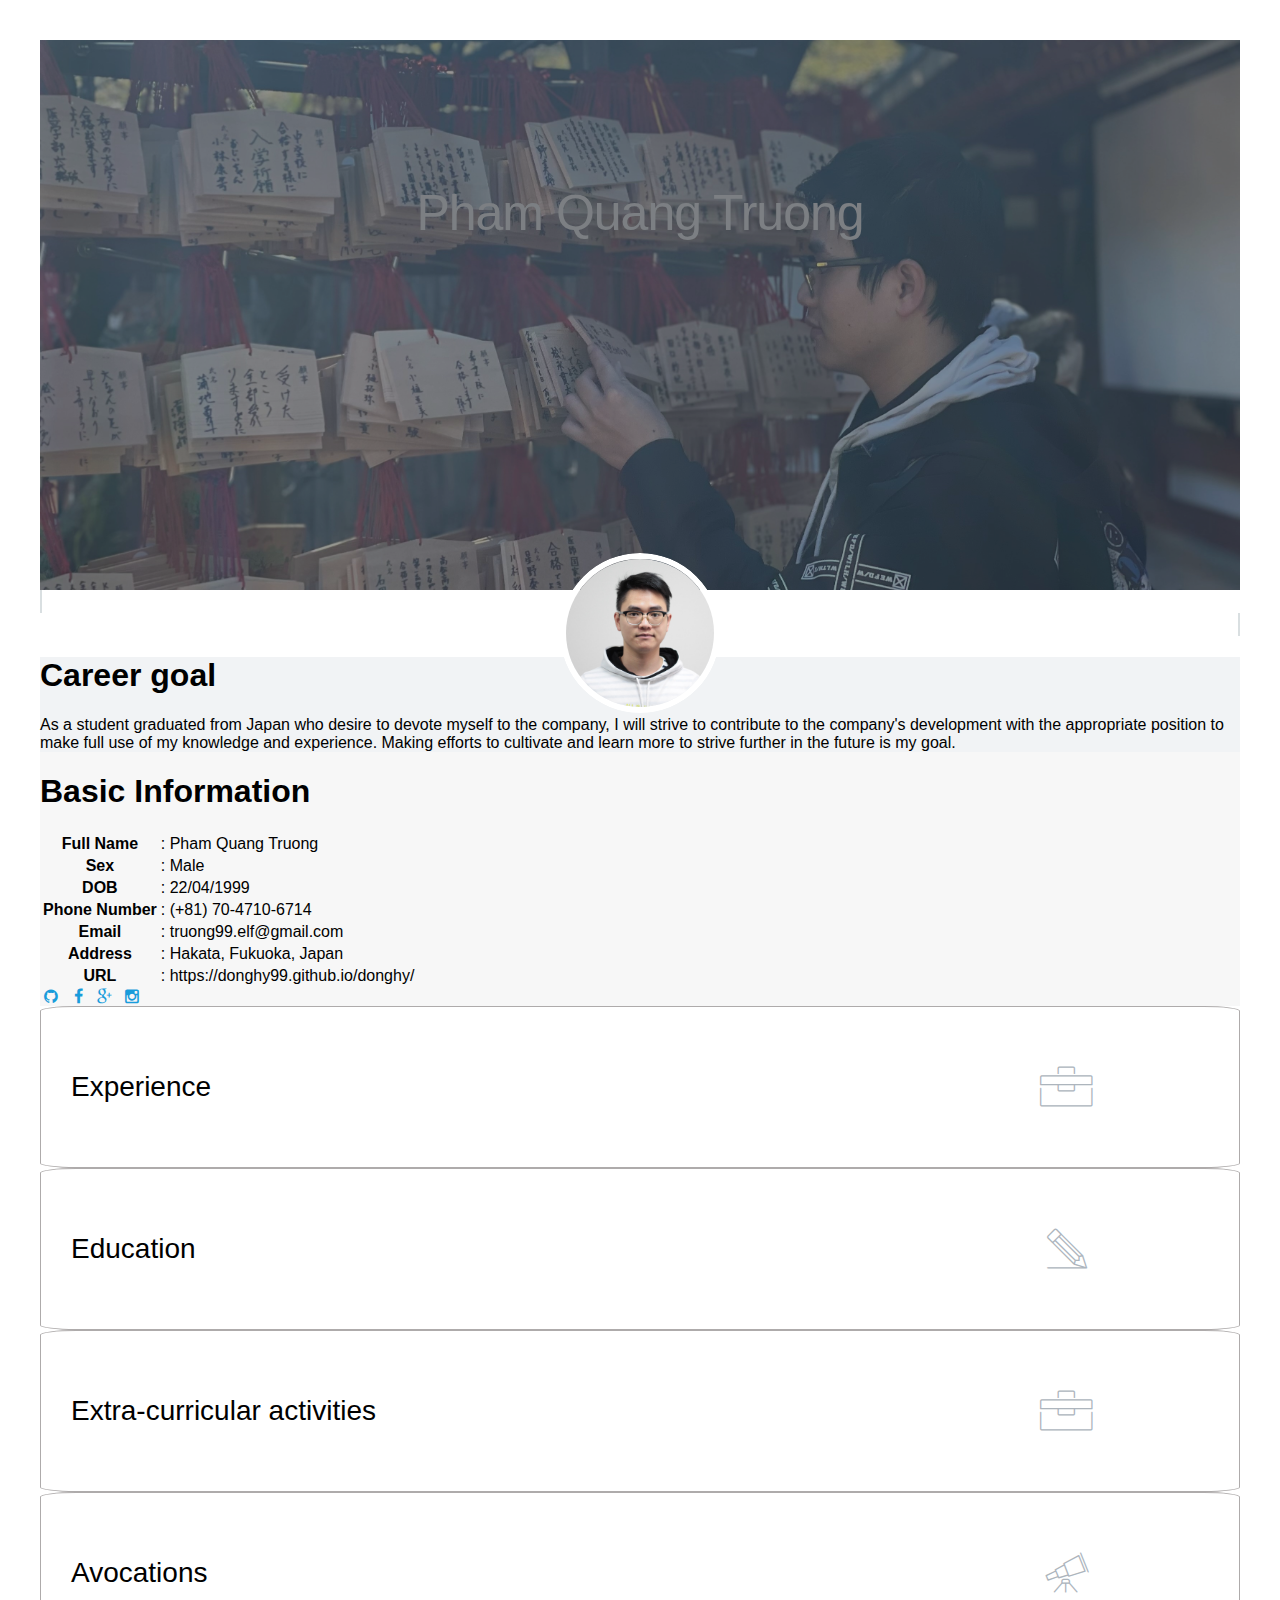
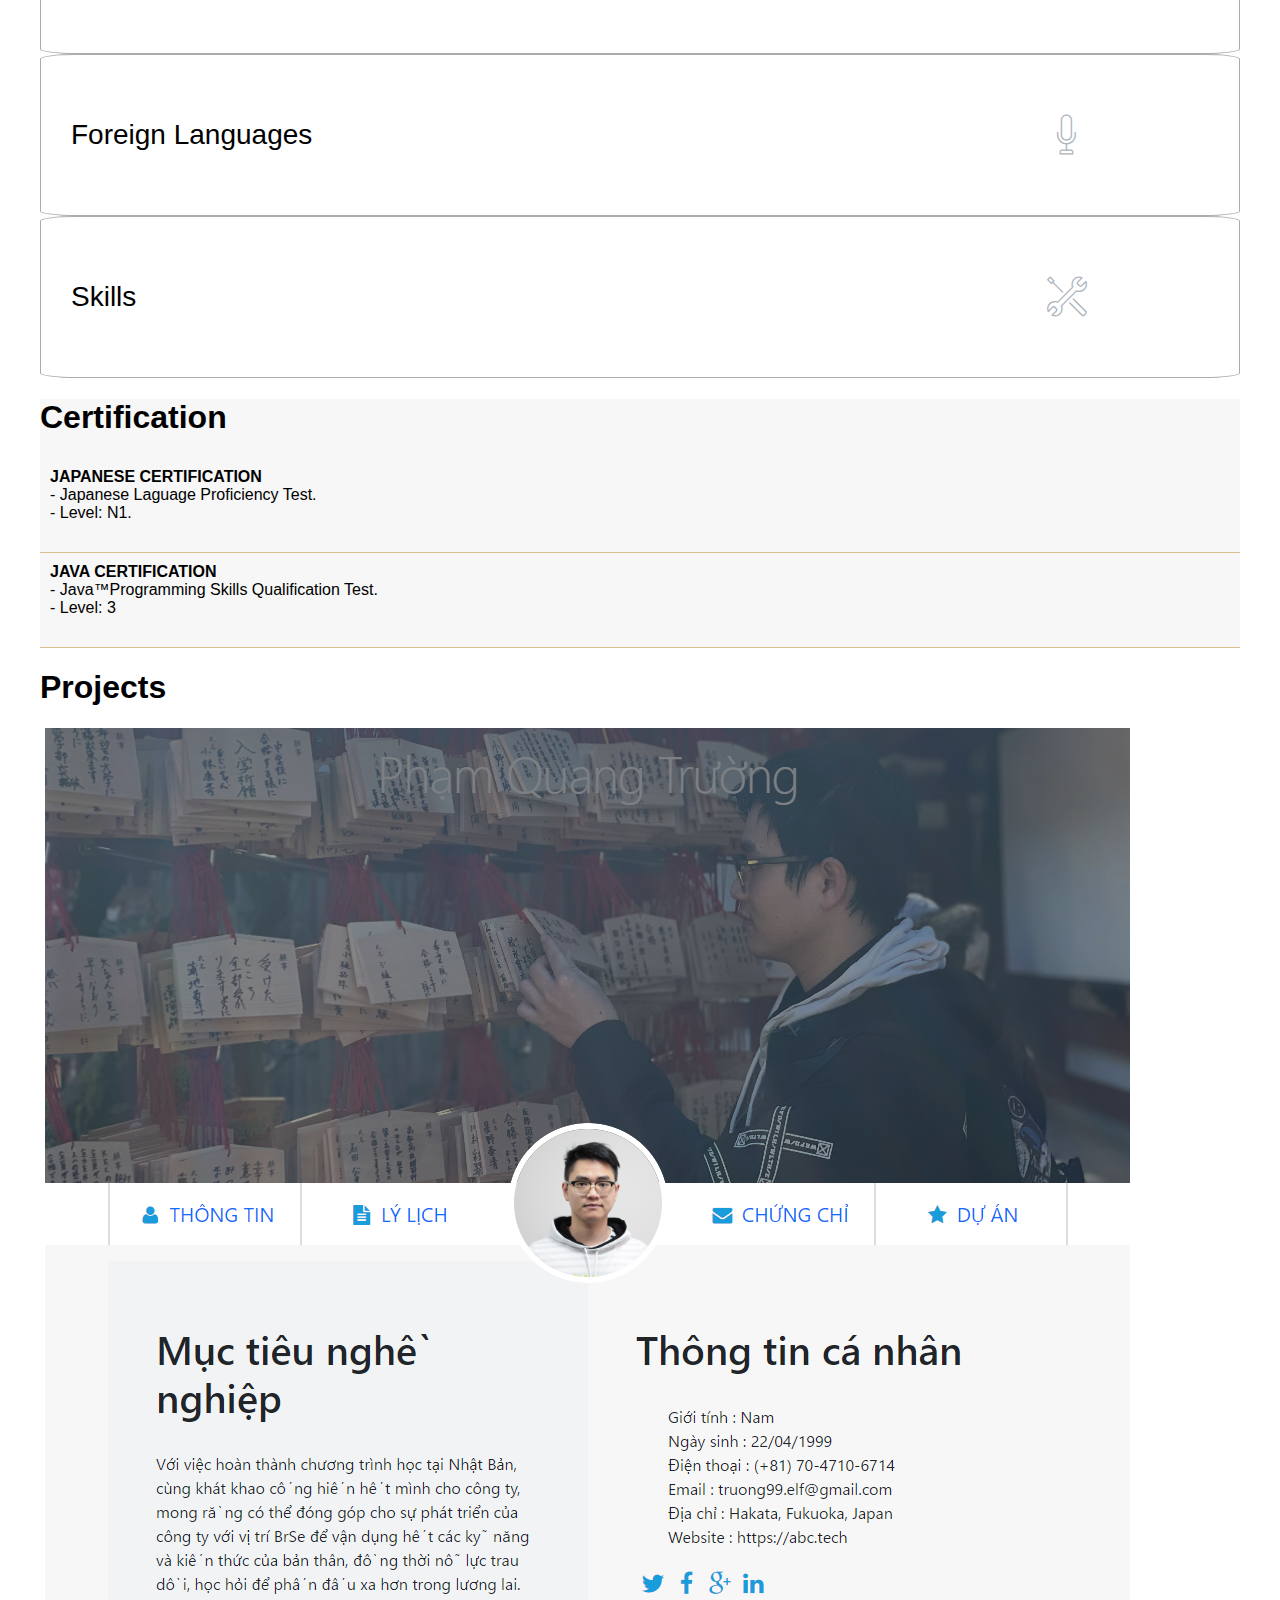
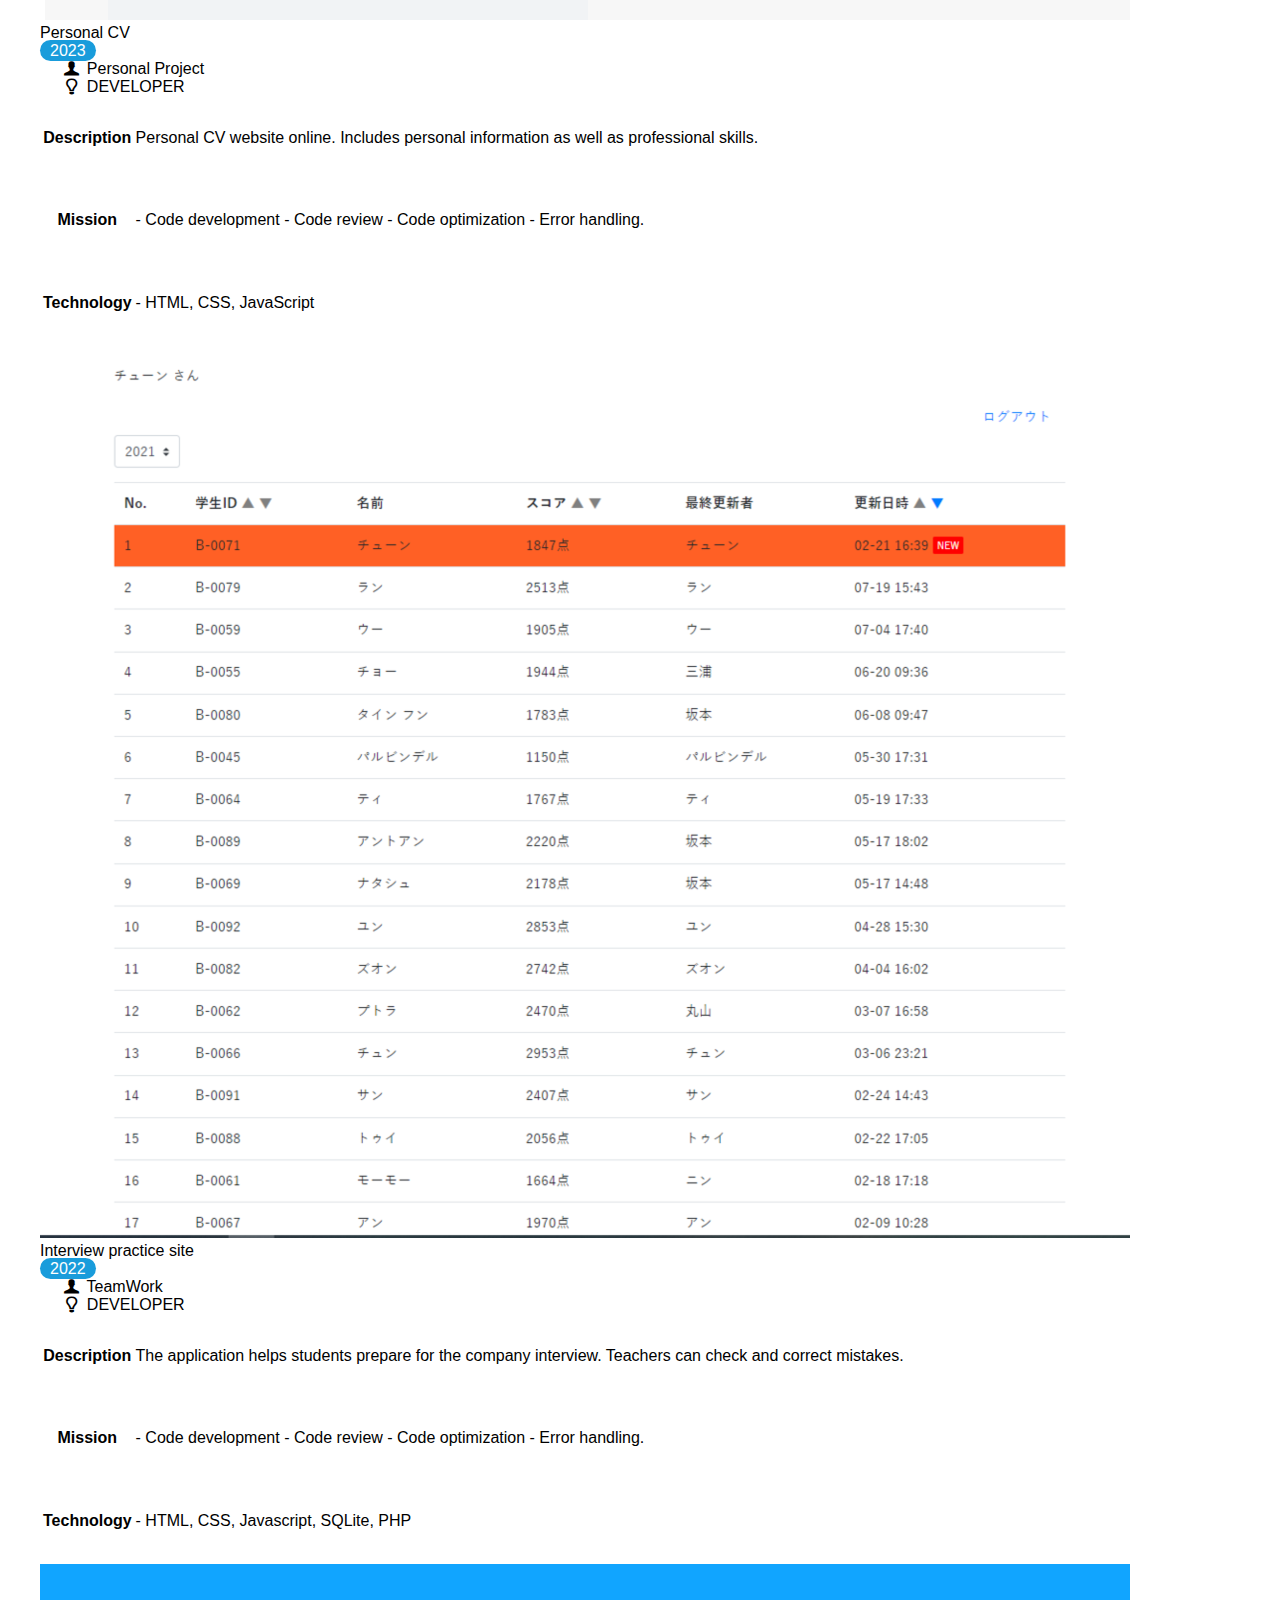
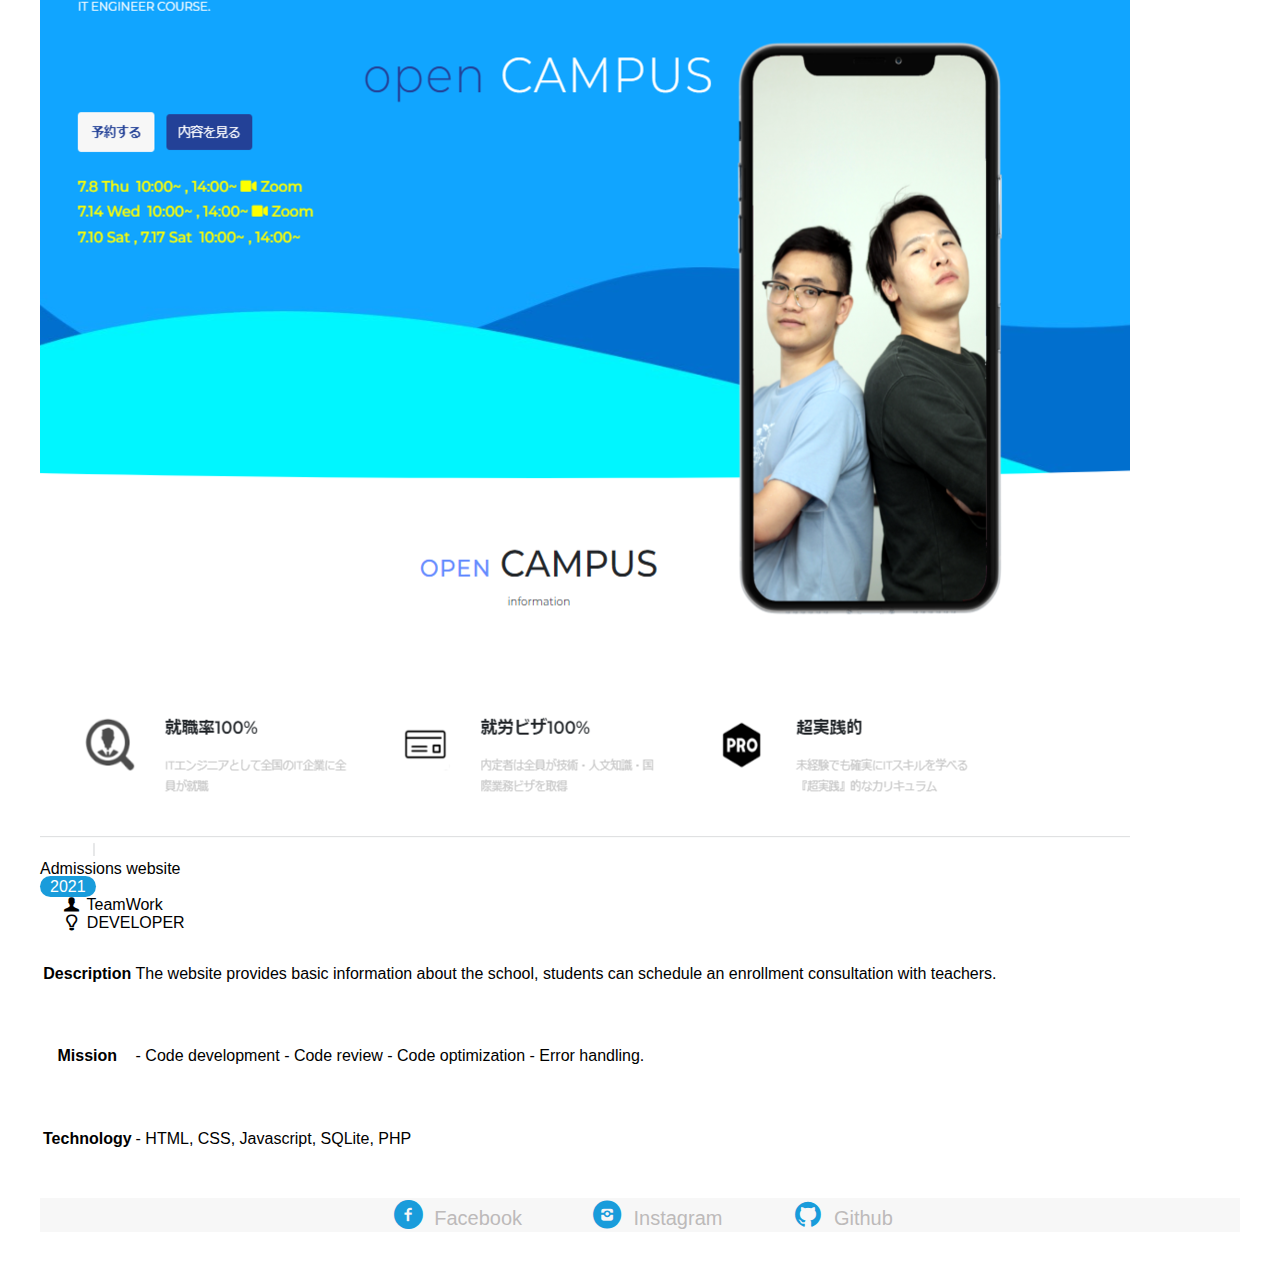
<file: index.html>
<!DOCTYPE html>
<html lang="en">
  <head>
    <meta charset="UTF-8" />
    <meta http-equiv="X-UA-Compatible" content="IE=edge" />
    <meta name="viewport" content="width=device-width, initial-scale=1.0" />
    <link rel="stylesheet" href="./css/font.css" />
    <link rel="stylesheet" href="./css/laptop.css" />
    <link rel="stylesheet" href="./css/tablet.css" />
    <link rel="stylesheet" href="./css/mobile.css" />
    <link
      href="https://cdn.jsdelivr.net/npm/bootstrap@5.0.2/dist/css/bootstrap.min.css"
      rel="stylesheet"
      integrity="sha384-EVSTQN3/azprG1Anm3QDgpJLIm9Nao0Yz1ztcQTwFspd3yD65VohhpuuCOmLASjC"
      crossorigin="anonymous"
    />
    <title>Phamquangtruong</title>
  </head>
  <body class="">
    <div id="banner">
      <div class="banner-wrap">
        <h1>Pham Quang Truong</h1>
        <span></span>
      </div>
    </div>

    <section id="nav-bar">
      <nav class="container">
        <div class="row banner-list">
          <!-- <div class="col-md p-3 nav-item">
            <i class="icon icon-user"></i>
            <a href="#">Thông tin</a>
          </div> -->
          <div class="col-md p-3 nav-item">
            <!-- <i class="icon icon-doc-text-inv"></i> -->
            <a href="index.html">English</a>
          </div>
          <div class="col-md p-3 d-none d-lg-block">
            <img
              src="./images/toi.png"
              width="160"
              height="160"
              style="clip-path: circle(50% at 50% 50%); margin: 0"
              alt="avatar"
            />
          </div>

          <div class="col-md p-3 nav-item">
            <!-- <i class="icon icon-mail-alt"></i> -->
            <a href="index2.html">Japanese</a>
          </div>
          <!-- <div class="col-md p-3 nav-item">
            <i class="icon icon-star-1"></i>
            <a href="#">Dự Án</a>
          </div> -->
        </div>
      </nav>
    </section>

    <section id="about" class="bg-grey pt-3 mb-2">
      <div class="container">
        <div class="row">
          <div id="target" class="col-md-6 col-sm-12 p-lg-5 p-md-4 p-sm-3">
            <h1 class="section-title text-start-center pt-3 pb-4">
              Career goal
            </h1>
            <p>As a student graduated from Japan who desire to devote myself to the company, I will strive to contribute to the company's development with the appropriate position to make full use of my knowledge and experience. Making efforts to cultivate and learn more to strive further in the future is my goal.
            </p>
          </div>

          <div
            id="personal-info"
            class="col-md-6 col-sm-12 p-lg-5 p-md-4 p-sm-3"
          >
            <h1 class="section-title text-start-center pt-3 pb-4">
              Basic Information
            </h1>
            <div class="modal1">
              <!-- <ul class="mt-40-info">
                <li><span>Full Name</span> : Pham Quang Truong</li>
                <li><span>Sex</span> : Male</li>
                <li><span>DOB</span> : 22/04/1999</li>
                <li><span>Phone number</span> : (+81) 70-4710-6714</li>
                <li><span>Email</span> : truong99.elf@gmail.com</li>
                <li><span>Address</span> : Hakata, Fukuoka, Japan</li>
                <li><span>Website</span> : https://github.com/donghy99/donghy.git</li>
              </ul> -->
               <table>
              <ul class="mt-40-info">
                <tr>
                  <th><span>Full Name</span></th>
                  <td>: Pham Quang Truong</td>
                </tr>
                <tr>
                  <th><span>Sex</span></th>
                  <td>: Male</td>
                </tr>
                <tr>
                  <th><span>DOB</span></th>
                  <td>: 22/04/1999</td>
                  </tr>
                <tr>
                  <th><span>Phone Number</span></th>
                  <td>: (+81) 70-4710-6714</td>
                </tr>
                <tr><th><span>Email</span></th>
                  <td>: truong99.elf@gmail.com</td></tr>
                <tr><th><span>Address</span></th>
                  <td>: Hakata, Fukuoka, Japan</td></tr>
                <tr><th><span>URL</span></th><td>: https://donghy99.github.io/donghy/</td></tr>
                
              </ul>
              </table>
              <div class="personal-info-icon d-flex fs-4 mt-3">
                <i class="icon icon-github-circled"></i>
                <i class="icon icon-facebook"></i>
                <i class="icon icon-gplus"></i>
                <i class="icon icon-instagram"></i>
              </div>
            </div>

           <!--  <div class="close--hide">
              <input
                type="text"
                class="form-control"
                id="valueinput"
                placeholder="Enter email"
              />
              <p>Hãy nhập email của bạn để xác nhận.</p>
              <button type="button" class="btn btn-primary btn--check">
                Submit
              </button>
            </div> -->
          </div>
        </div>
      </div>
    </section>

    <section id="job-info" class="p-md-5 p-sm-1">
      <div class="container">
        <div class="row g-4">
          <div class="col-lg-4 col-md-6 col-sm-12">
            <div class="job-info-content job-info-1">
              <h1 class="section-title">Experience</h1>
              <i class="box-icon ic-toolbox"></i>
              <div class="layout-item modal--1 hide">
                <ul>
                  <li>
                    <strong>Full Stack Developer - Project School</strong>
                    <p>07/2021 - <b>Present</b></p>
                    - Build, develop Website based on the design and requirements of teachers.<br />
                    - Analyze and design Database, use database management systems (MySQL, SQLServer, ...), and write structured queries.<br />
                    - Use languages (PHP, Java, JavaScript, ...) to build Websites.
                  </li>
                  <li>
                    <strong>WORKING WITH JAPANESE</strong>
                    <p>04/2018 - <b>Present</b></p>

                    -  5 years in the working environment with Japanese / Understand thoughts and working style of Japanese people.<br />
                    - Experience in dealing and comunicating with Japanese customers.
                  </li>
                </ul>
                <div class="viewless1 p-0">
                  <button class="btn--less--1">&#9650; View Less</button>
                </div>
              </div>
              <div class="viewMore--1 p-0">
                <button class="btn--more--1">&#9660; View More</button>
              </div>
            </div>
          </div>

          <div class="col-lg-4 col-md-6 col-sm-12">
            <div class="job-info-content job-info-1">
              <h1 class="section-title">Education</h1>
              <i class="box-icon ic-pencil"></i>
              <div class="layout-item modal--2 hide">
                <ul>
                  <li>
                    <strong>International Pacific University Global Study Center in Fukuoka</strong>
                    <p>04/2018 - 03/2019</p>
                    - Major: Japanese
                  </li>
                  <li>
                    <strong>Tokyo International Business College in Fukuoka</strong>
                    <p>04/2019 - 03/2021</p>
                    - Major: Career Design Course
                    
                  </li>
                   <li>
                    <strong>Aiwa System Engineer College</strong>
                    <p>04/2021 - 03/2023 </p>
                    - Major: IT Engineer
                    
                  </li>
                </ul>
                <div class="viewless2">
                  <button class="btn--less--2">&#9650; View Less</button>
                </div>
              </div>
              <div class="viewMore--2">
                <button class="btn--more--2">&#9660; View More</button>
              </div>
            </div>
          </div>

          <div class="col-lg-4 col-md-6 col-sm-12">
            <div class="job-info-content job-info-1">
              <h1 class="section-title">Extra-curricular activities</h1>
              <i class="box-icon ic-toolbox"></i>
              <div class="layout-item modal--3 hide">
                <ul>
                  <li>
                    <strong>ADMISSION PROJECT</strong>
                    <p>11/2021 - 02/2022</p>
                    - Designing a website for admissions to the school.<br />
                    - Support and advice on admission project.
                  </li>
                  <li>
                    <strong>Trainer at McDonald</strong>
                    <p>11/2021 - <b>Now</b></p>
                    - Training and managing new employees.
                  </li>
                </ul>
                <div class="viewless3">
                  <button class="btn--less--3">&#9650; View Less</button>
                </div>
              </div>
              <div class="viewMore--3">
                <button class="btn--more--3">&#9660; View More</button>
              </div>
            </div>
          </div>

          <div class="col-lg-4 col-md-6 col-sm-12">
            <div class="job-info-content job-info-1 job-hobby">
              <h1 class="section-title">Avocations</h1>
              <i class="box-icon ic-telescope"></i>
              <div class="layout-item modal--4 hide">
                <div class="hobby-list">
                  <i class="hobby-icon ic-megaphone"></i>
                  <i
                    class="hobby-icon ic-strategy"
                    style="padding: 10px 15px"
                  ></i>
                  <i
                    class="hobby-icon ic-hotairballoon"
                    style="padding: 10px 15px"
                  ></i>
                  <i class="hobby-icon ic-basket"></i>
                  <span>Music</span>
                  <span>Gaming</span>
                  <span>Traveling</span>
                  <span>Cooking</span>
                </div>
                <div class="viewless4">
                  <button class="btn--less--4">&#9650; View Less</button>
                </div>
              </div>
              <div class="viewMore--4">
                <button class="btn--more--4">&#9660; View More</button>
              </div>
            </div>
          </div>

          <div class="col-lg-4 col-md-6 col-sm-12">
            <div class="job-info-content job-info-1">
              <h1 class="section-title">Foreign Languages</h1>
              <i class="box-icon ic-mic"></i>
              <div class="layout-item modal--5 hide">
                <div class="language-item1">
                  English
                  <div class="pt-3">
                    <span></span> <span></span> <span></span> <span></span> <span></span>
                  </div>
                </div>
                <div class="language-item2">
                  Japanese - JLPT N1
                  <div class="pt-3">
                    <span></span> <span></span> <span></span> <span></span> <span></span>
                  </div>
                </div>
                <div class="viewless5">
                  <button class="btn--less--5">&#9650; View Less</button>
                </div>
              </div>
              <div class="viewMore--5">
                <button class="btn--more--5">&#9660; View More</button>
              </div>
            </div>
          </div>

          <div class="col-lg-4 col-md-6 col-sm-12">
            <div class="job-info-content job-info-1">
              <h1 class="section-title">Skills</h1>
              <i class="box-icon ic-tools-2"></i>
              <div class="layout-item modal--6 hide">
                <div class="skill-item1">
                  HTML/CSS: Intermediate
                  <div class="pt-3">
                    <span></span> <span></span> <span></span>
                  </div>
                </div>
                <div class="skill-item2">
                  Javascript: Fundamental
                  <div class="pt-3">
                    <span></span> <span></span> <span></span>
                  </div>
                </div>
                <div class="skill-item3">
                  Java: Fundamental
                  <div class="pt-3">
                    <span></span> <span></span> <span></span>
                  </div>
                </div>
                <div class="skill-item4">
                  Bootstrap 5: Fundamental
                  <div class="pt-3">
                    <span></span> <span></span> <span></span>
                  </div>
                </div>
                <div class="viewless6">
                  <button class="btn--less--6">&#9650; View Less</button>
                </div>
              </div>
              <div class="viewMore--6">
                <button class="btn--more--6">&#9660; View More</button>
              </div>
            </div>
          </div>
        </div>
      </div>
    </section>

    <section id="certificate" class="bg-grey">
      <div class="container">
        <h1 class="section-title pt-4">Certification</h1>
        <div class="row g-4 pt-3 certificate-flex">
          <div class="col-md-6 col-sm-12 certificate-content">
            <div class="row">
              <div class="col-md">
               
              </div>
              <div class="small-item">
                <strong>Japanese Certification</strong><br />
                - Japanese Laguage Proficiency Test.<br />
                - Level: N1.
              </div>
            </div>
          </div>

          <div class="col-md-6 col-sm-12 certificate-content">
            <div class="row">
              <div class="col-md">
                
              </div>
              <div class="small-item">
                <strong class="mb-3"
                  >Java Certification</strong
                ><br />
                - Java™Programming Skills Qualification Test.<br />
                - Level: 3
              </div>
            </div>
          </div>

          <div id="border" class="col-md-6 col-sm-12 certificate-content-1">
            <div class="row">
              <div class="col-md">
               
              </div>
              
            </div>
          </div>
        </div>
      </div>
    </section>

    <section id="project">
      <div class="container">
        <h1 class="section-title pt-5">Projects</h1>
        <div class="row pt-5 g-3">
          <div class="col-md-4 col-sm-12 project-content">
            <a class="card">
              <img src="./images/project_1.png" class="card-img-top" alt=""/>
              <div class="card-title text-uppercase p-3 mb-0 border-top">
                Personal CV
              </div>
              <div class="border-top d-flex flex-md-wrap p-3">
                <div><b>2023</b></div>
                <div class="project-item">
                  <i class="icon-user-1"></i>
                  Personal Project
                </div>
                <div class="project-item">
                  <i class="icon-lamp"></i>
                  DEVELOPER
                </div>
              </div>

              <table class="table border-top mb-0">
                <tbody>
                  <tr>
                    <th>Description</th>
                    <td>
                      Personal CV website online. Includes personal information as well as professional skills.
                    </td>
                  </tr>
                  <tr>
                    <th>Mission</th>
                    <td>
                       - Code development - Code review - Code optimization - Error handling.
                    </td>
                  </tr>
                  <tr>
                    <th>Technology</th>
                    <td>- HTML, CSS, JavaScript</td>
                  </tr>
                </tbody>
              </table>
            </a>
          </div>

          <div class="col-md-4 col-sm-12 project-content">
            <a class="card">
              <img src="./images/project_2.png" class="card-img-top" alt=""/>
              <div class="card-title text-uppercase p-3 mb-0 border-top">
               Interview practice site
              </div>
              <div class="border-top d-flex flex-md-wrap p-3">
                <div><b> 2022</b></div>
                <div class="project-item">
                  <i class="icon-user-1"></i>
                  TeamWork
                </div>
                <div class="project-item">
                  <i class="icon-lamp"></i>
                  DEVELOPER
                </div>
              </div>
              <table class="table border-top mb-0">
                <tbody>
                  <tr>
                    <th>Description</th>
                    <td>
                      The application helps students prepare for the company interview. Teachers can check and correct mistakes.
                    </td>
                  </tr>
                  <tr>
                    <th>Mission</th>
                    <td>
                     - Code development - Code review - Code optimization - Error handling.
                    </td>
                  </tr>
                  <tr>
                    <th>Technology</th>
                    <td>- HTML, CSS, Javascript, SQLite, PHP </td>
                  </tr>
                </tbody>
              </table>
            </a>
          </div>

          <div class="col-md-4 col-sm-12 project-content">
            <a class="card">
              <img src="./images/project_3.png" class="card-img-top" alt=""/>
              <div class="card-title text-uppercase p-3 mb-0 border-top">
                Admissions website
              </div>
              <div class="card-description border-top d-flex flex-md-wrap p-3">
                <div><b> 2021</b></div>
                <div class="project-item">
                  <i class="icon-user-1"></i>
                  TeamWork
                </div>
                <div class="project-item">
                  <i class="icon-lamp"></i>
                  DEVELOPER
                </div>
              </div>
              <table class="table border-top mb-0">
                <tbody>
                  <tr>
                    <th>Description</th>
                    <td>
                     The website provides basic information about the school, students can schedule an enrollment consultation with teachers.
                    </td>
                  </tr>
                  <tr>
                    <th>Mission</th>
                    <td>
                      - Code development - Code review - Code optimization - Error handling.
                    </td>
                  </tr>
                  <tr>
                    <th>Technology</th>
                    <td>- HTML, CSS, Javascript, SQLite, PHP </td>
                  </tr>
                </tbody>
              </table>
            </a>
          </div>
        </div>
      </div>
    </section>

    <section id="footer" class="bg-grey mt-4">
      <div class="container">
        <ul>
          <li>
            <i class="icon icon-facebook-circled"></i
            ><a href="https://www.facebook.com/tp.truong.92" target="_blank" class="d-sm-none d-md-inline"
              >Facebook</a
            >
          </li>
          <li>
            <i class="icon icon-instagram-circled"></i
            ><a href="https://instagram.com/donghy2204?igshid=YmMyMTA2M2Y=" target="_blank" class="d-sm-none d-md-inline"
              >Instagram</a
            >
          </li>
          <li>
            <i class="icon icon-github-circled"></i
            ><a href="https://donghy99.github.io/donghy/" target="_blank" class="d-sm-none d-md-inline"
              >Github</a
            >
          </li>
        </ul>
      </div>
    </section>

    <script src="./script/script.js"></script>
    <script
      src="https://cdn.jsdelivr.net/npm/bootstrap@5.1.3/dist/js/bootstrap.bundle.min.js"
      integrity="sha384-ka7Sk0Gln4gmtz2MlQnikT1wXgYsOg+OMhuP+IlRH9sENBO0LRn5q+8nbTov4+1p"
      crossorigin="anonymous"
    ></script>
  </body>
</html>
</file>
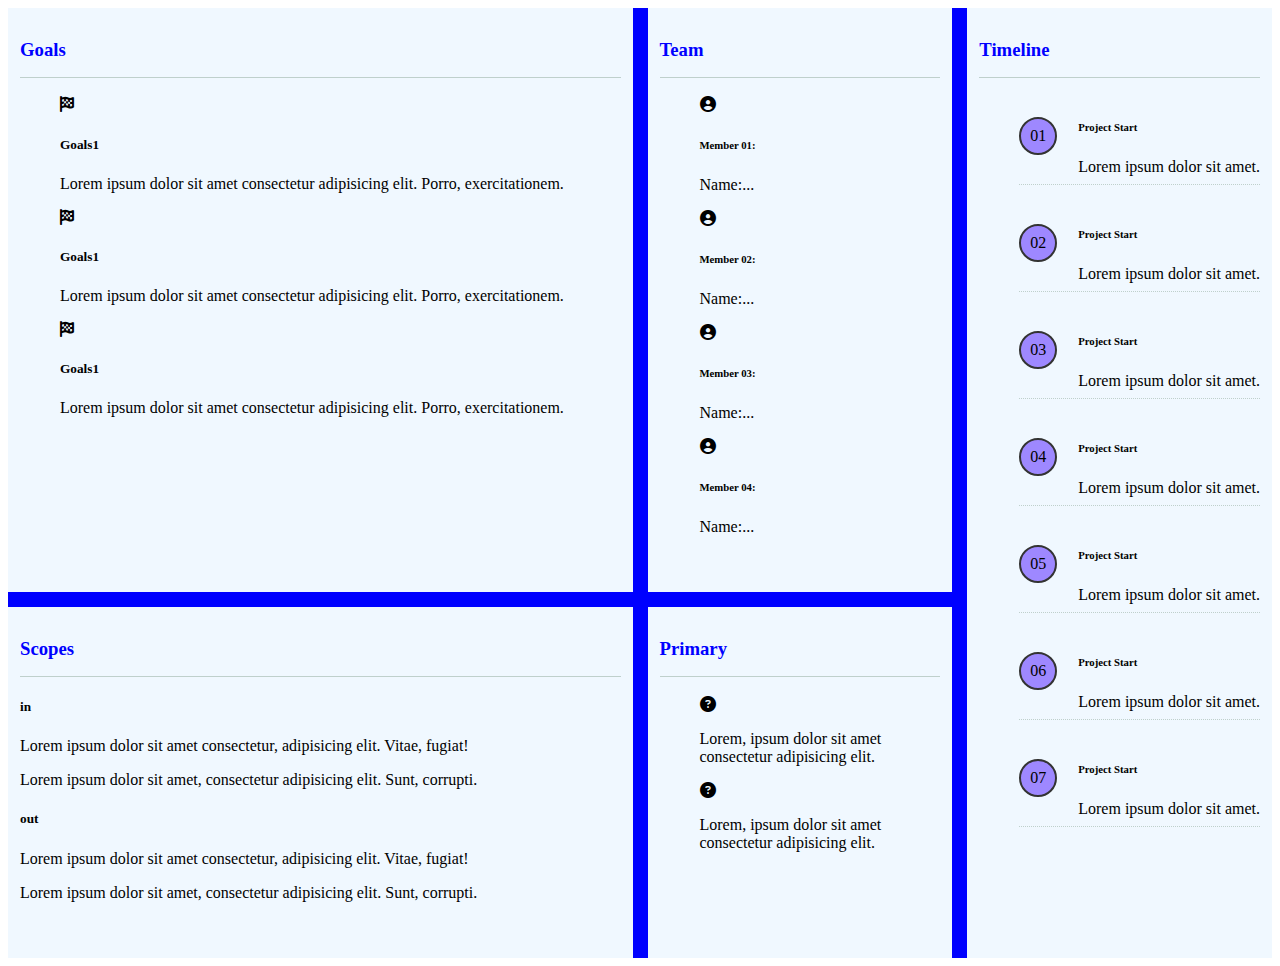
<file: digital-cv.html>
<!DOCTYPE html>
<html lang="en">
  <head>
    <meta charset="UTF-8" />
    <meta http-equiv="X-UA-Compatible" content="IE=edge" />
    <meta name="viewport" content="width=device-width, initial-scale=1.0" />
    <link
      href="https://cdn.jsdelivr.net/npm/bootstrap@5.1.3/dist/css/bootstrap.min.css"
      rel="stylesheet"
      integrity="sha384-1BmE4kWBq78iYhFldvKuhfTAU6auU8tT94WrHftjDbrCEXSU1oBoqyl2QvZ6jIW3"
      crossorigin="anonymous"
    />
    <link
      rel="stylesheet"
      href="https://cdn.jsdelivr.net/npm/bootstrap-icons@1.9.1/font/bootstrap-icons.css"
      integrity="sha384-xeJqLiuOvjUBq3iGOjvSQSIlwrpqjSHXpduPd6rQpuiM3f5/ijby8pCsnbu5S81n"
      crossorigin="anonymous"
    />

    <link
      rel="stylesheet"
      href="https://cdnjs.cloudflare.com/ajax/libs/font-awesome/6.2.0/css/all.min.css"
    />
    <link rel="stylesheet" href="./css/digital-cv.css" />
    <title>digital-cv</title>
  </head>
  <body>
    <div class="container">
      <section class="p-3">
        <div class="card-item goals">
          <h3>Goals</h3>
          <ul>
            <li class="goal-item row border-bottom mt-2" style="width: 100%">
              <div class="col-lg-2 pt-1 fs-4 flag">
                <i class="fa-solid fa-flag-checkered"></i>
              </div>
              <div class="goal-item-wrap col-lg-10">
                <h5 class="mb-0">Goals1</h5>
                <p>
                  Lorem ipsum dolor sit amet consectetur adipisicing elit.
                  Porro, exercitationem.
                </p>
              </div>
            </li>

            <li class="goal-item row border-bottom mt-2" style="width: 100%">
              <div class="col-lg-2 pt-1 fs-4 flag">
                <i class="fa-solid fa-flag-checkered"></i>
              </div>
              <div class="goal-item-wrap col-lg-10">
                <h5 class="mb-0">Goals1</h5>
                <p>
                  Lorem ipsum dolor sit amet consectetur adipisicing elit.
                  Porro, exercitationem.
                </p>
              </div>
            </li>

            <li class="goal-item row border-bottom mt-2" style="width: 100%">
              <div class="col-lg-2 pt-1 fs-4 flag">
                <i class="fa-solid fa-flag-checkered"></i>
              </div>
              <div class="goal-item-wrap col-lg-10">
                <h5 class="mb-0">Goals1</h5>
                <p>
                  Lorem ipsum dolor sit amet consectetur adipisicing elit.
                  Porro, exercitationem.
                </p>
              </div>
            </li>
          </ul>
        </div>
        <div class="card-item team">
          <h3>Team</h3>
          <ul>
            <li class="row">
              <div class="col-lg-2 fs-4 p-0 user-icon">
                <i class="fa-solid fa-circle-user"></i>
              </div>
              <div class="team-item-wrap col-lg-10">
                <h6 class="mb-0">Member 01:</h6>
                <p>Name:...</p>
              </div>
            </li>

            <li class="row">
              <div class="col-lg-2 fs-4 p-0 user-icon">
                <i class="fa-solid fa-circle-user"></i>
              </div>
              <div class="team-item-wrap col-lg-10">
                <h6 class="mb-0">Member 02:</h6>
                <p>Name:...</p>
              </div>
            </li>

            <li class="row">
              <div class="col-lg-2 fs-4 p-0 user-icon">
                <i class="fa-solid fa-circle-user"></i>
              </div>
              <div class="team-item-wrap col-lg-10">
                <h6 class="mb-0">Member 03:</h6>
                <p>Name:...</p>
              </div>
            </li>
            <li class="row">
              <div class="col-lg-2 fs-4 p-0 user-icon">
                <i class="fa-solid fa-circle-user"></i>
              </div>
              <div class="team-item-wrap col-lg-10">
                <h6 class="mb-0">Member 04:</h6>
                <p>Name:...</p>
              </div>
            </li>
          </ul>
        </div>
        <div class="card-item timeline">
          <h3>Timeline</h3>
          <ul>
            <li>
              <div class="number">01</div>
              <div class="timeline-item-wrap">
                <h6>Project Start</h6>
                <p>Lorem ipsum dolor sit amet.</p>
              </div>
            </li>

            <li>
              <div class="number">02</div>
              <div class="timeline-item-wrap">
                <h6>Project Start</h6>
                <p>Lorem ipsum dolor sit amet.</p>
              </div>
            </li>

            <li>
              <div class="number">03</div>
              <div class="timeline-item-wrap">
                <h6>Project Start</h6>
                <p>Lorem ipsum dolor sit amet.</p>
              </div>
            </li>

            <li>
              <div class="number">04</div>
              <div class="timeline-item-wrap">
                <h6>Project Start</h6>
                <p>Lorem ipsum dolor sit amet.</p>
              </div>
            </li>

            <li>
              <div class="number">05</div>
              <div class="timeline-item-wrap">
                <h6>Project Start</h6>
                <p>Lorem ipsum dolor sit amet.</p>
              </div>
            </li>

            <li>
              <div class="number">06</div>
              <div class="timeline-item-wrap">
                <h6>Project Start</h6>
                <p>Lorem ipsum dolor sit amet.</p>
              </div>
            </li>
            <li>
              <div class="number">07</div>
              <div class="timeline-item-wrap">
                <h6>Project Start</h6>
                <p>Lorem ipsum dolor sit amet.</p>
              </div>
            </li>
          </ul>
        </div>
        <div class="card-item scopes">
          <h3>Scopes</h3>
          <div class="row">
            <div class="col-lg p-4 pt-1">
              <h5 class="text-uppercase">in</h5>
              <p>
                Lorem ipsum dolor sit amet consectetur, adipisicing elit. Vitae,
                fugiat!
              </p>
              <p>
                Lorem ipsum dolor sit amet, consectetur adipisicing elit. Sunt,
                corrupti.
              </p>
            </div>

            <div class="col-lg p-4 pt-1">
              <h5 class="text-uppercase">out</h5>
              <p>
                Lorem ipsum dolor sit amet consectetur, adipisicing elit. Vitae,
                fugiat!
              </p>
              <p>
                Lorem ipsum dolor sit amet, consectetur adipisicing elit. Sunt,
                corrupti.
              </p>
            </div>
          </div>
        </div>
        <div class="card-item primary">
          <h3>Primary</h3>
          <ul>
            <li class="row pb-4">
              <div class="col-lg-2 fs-4 p-0 question">
                <i class="fa-solid fa-circle-question"></i>
              </div>
              <div class="team-item-wrap col-lg-10">
                <p>Lorem, ipsum dolor sit amet consectetur adipisicing elit.</p>
              </div>
            </li>
            <li class="row pb-4">
              <div class="col-lg-2 fs-4 p-0 question">
                <i class="fa-solid fa-circle-question"></i>
              </div>
              <div class="team-item-wrap col-lg-10">
                <p>Lorem, ipsum dolor sit amet consectetur adipisicing elit.</p>
              </div>
            </li>
          </ul>
        </div>
      </section>
    </div>

    <script
      src="https://cdn.jsdelivr.net/npm/bootstrap@5.1.3/dist/js/bootstrap.bundle.min.js"
      integrity="sha384-ka7Sk0Gln4gmtz2MlQnikT1wXgYsOg+OMhuP+IlRH9sENBO0LRn5q+8nbTov4+1p"
      crossorigin="anonymous"
    ></script>
  </body>
</html>
</file>
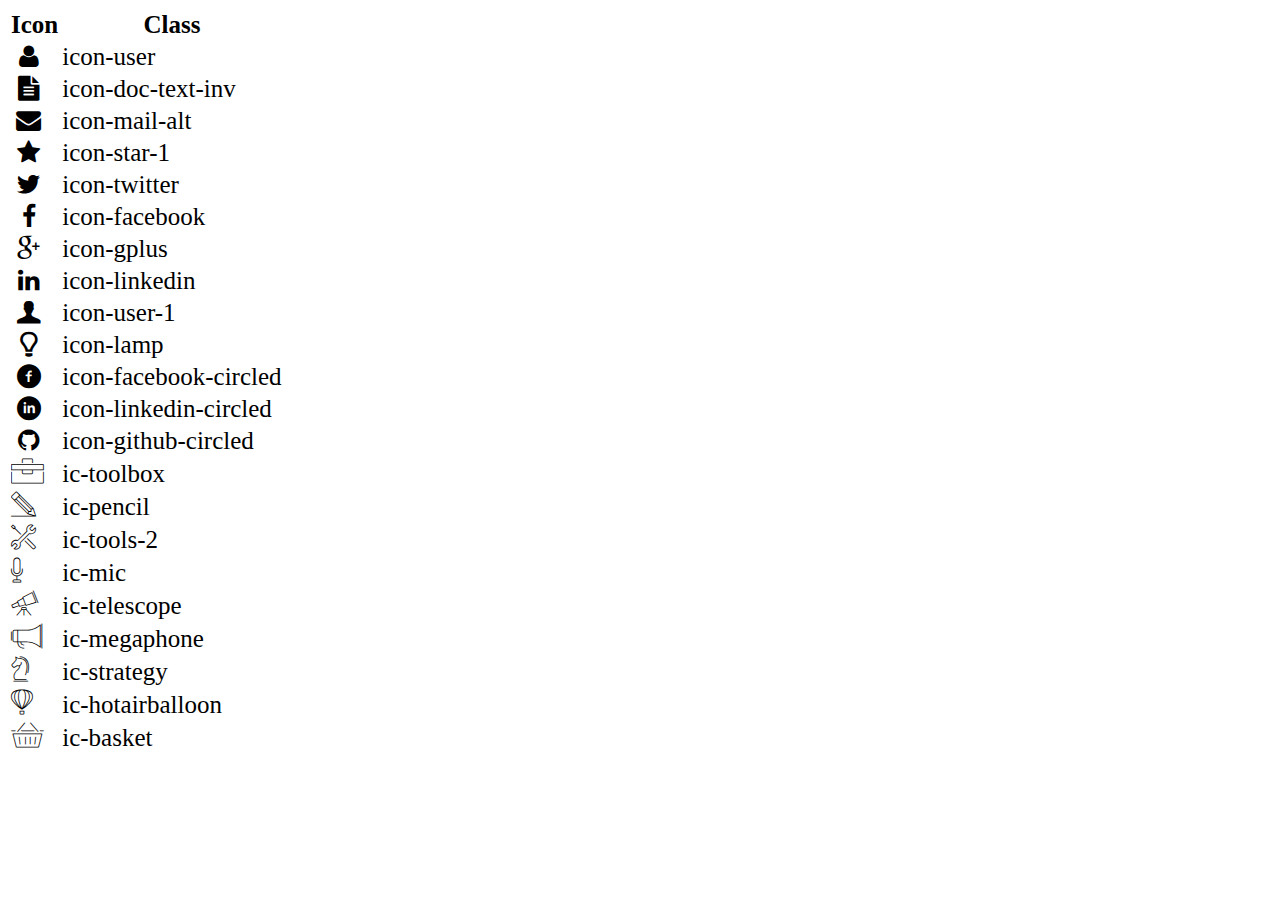
<file: icon-list.html>
<!DOCTYPE html>
<html lang="en">

<head>
    <meta charset="UTF-8">
    <meta http-equiv="X-UA-Compatible" content="IE=edge">
    <meta name="viewport" content="width=device-width, initial-scale=1.0">
    <link rel="stylesheet" href="css/font.css">
    <title>Icon List</title>
</head>

<body>
    <table style="font-size: 25px;">
        <thead>
            <tr>
                <th>Icon</th>
                <th>Class</th>
            </tr>
        </thead>
        <tbody>
            <tr>
                <td><i class="icon-user"></i></td>
                <td>icon-user</td>
            </tr>
            <tr>
                <td><i class="icon-doc-text-inv"></i></td>
                <td>icon-doc-text-inv</td>
            </tr>
            <tr>
                <td><i class="icon-mail-alt"></i></td>
                <td>icon-mail-alt</td>
            </tr>
            <tr>
                <td><i class="icon-star-1"></i></td>
                <td>icon-star-1</td>
            </tr>
            <tr>
                <td><i class="icon-twitter"></i></td>
                <td>icon-twitter</td>
            </tr>
            <tr>
                <td><i class="icon-facebook"></i></td>
                <td>icon-facebook</td>
            </tr>
            <tr>
                <td><i class="icon-gplus"></i></td>
                <td>icon-gplus</td>
            </tr>
            <tr>
                <td><i class="icon-linkedin"></i></td>
                <td>icon-linkedin</td>
            </tr>
            <tr>
                <td><i class="icon-user-1"></i></td>
                <td>icon-user-1</td>
            </tr>
            <tr>
                <td><i class="icon-lamp"></i></td>
                <td>icon-lamp</td>
            </tr>
            <tr>
                <td><i class="icon-facebook-circled"></i></td>
                <td>icon-facebook-circled</td>
            </tr>
            <tr>
                <td><i class="icon-linkedin-circled"></i></td>
                <td>icon-linkedin-circled</td>
            </tr>
            <tr>
                <td><i class="icon-github-circled"></i></td>
                <td>icon-github-circled</td>
            </tr>
            <tr>
                <td><i class="ic-toolbox"></i></td>
                <td>ic-toolbox</td>
            </tr>
            <tr>
                <td><i class="ic-pencil"></i></td>
                <td>ic-pencil</td>
            </tr>
            <tr>
                <td><i class="ic-tools-2"></i></td>
                <td>ic-tools-2</td>
            </tr>

            <tr>
                <td><i class="ic-mic"></i></td>
                <td>ic-mic</td>
            </tr>
            <tr>
                <td><i class="ic-telescope"></i></td>
                <td>ic-telescope</td>
            </tr>
            <tr>
                <td><i class="ic-megaphone"></i></td>
                <td>ic-megaphone</td>
            </tr>
            <tr>
                <td><i class="ic-strategy"></i></td>
                <td>ic-strategy</td>
            </tr>
            <tr>
                <td><i class="ic-hotairballoon"></i></td>
                <td>ic-hotairballoon</td>
            </tr>
            <tr>
                <td><i class="ic-basket"></i></td>
                <td>ic-basket</td>
            </tr>
        </tbody>
    </table>
</body>

</html>
</file>
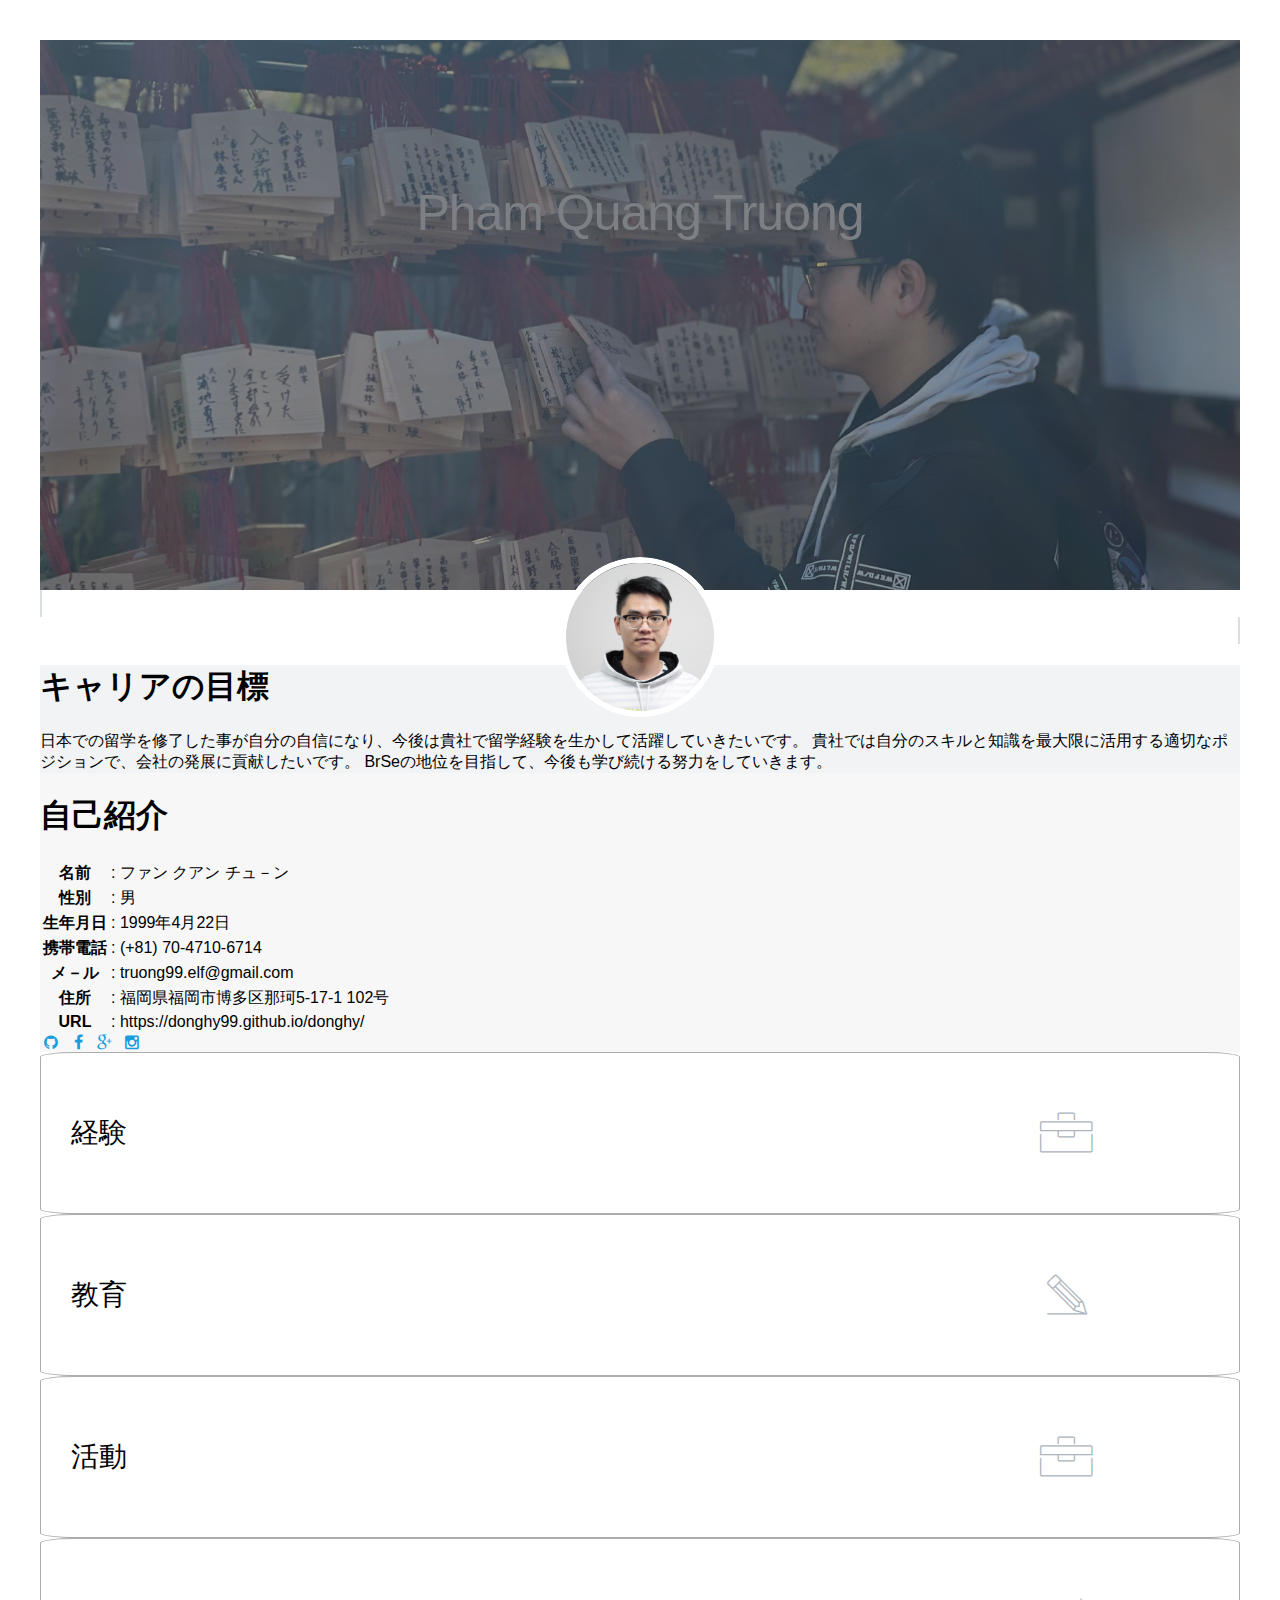
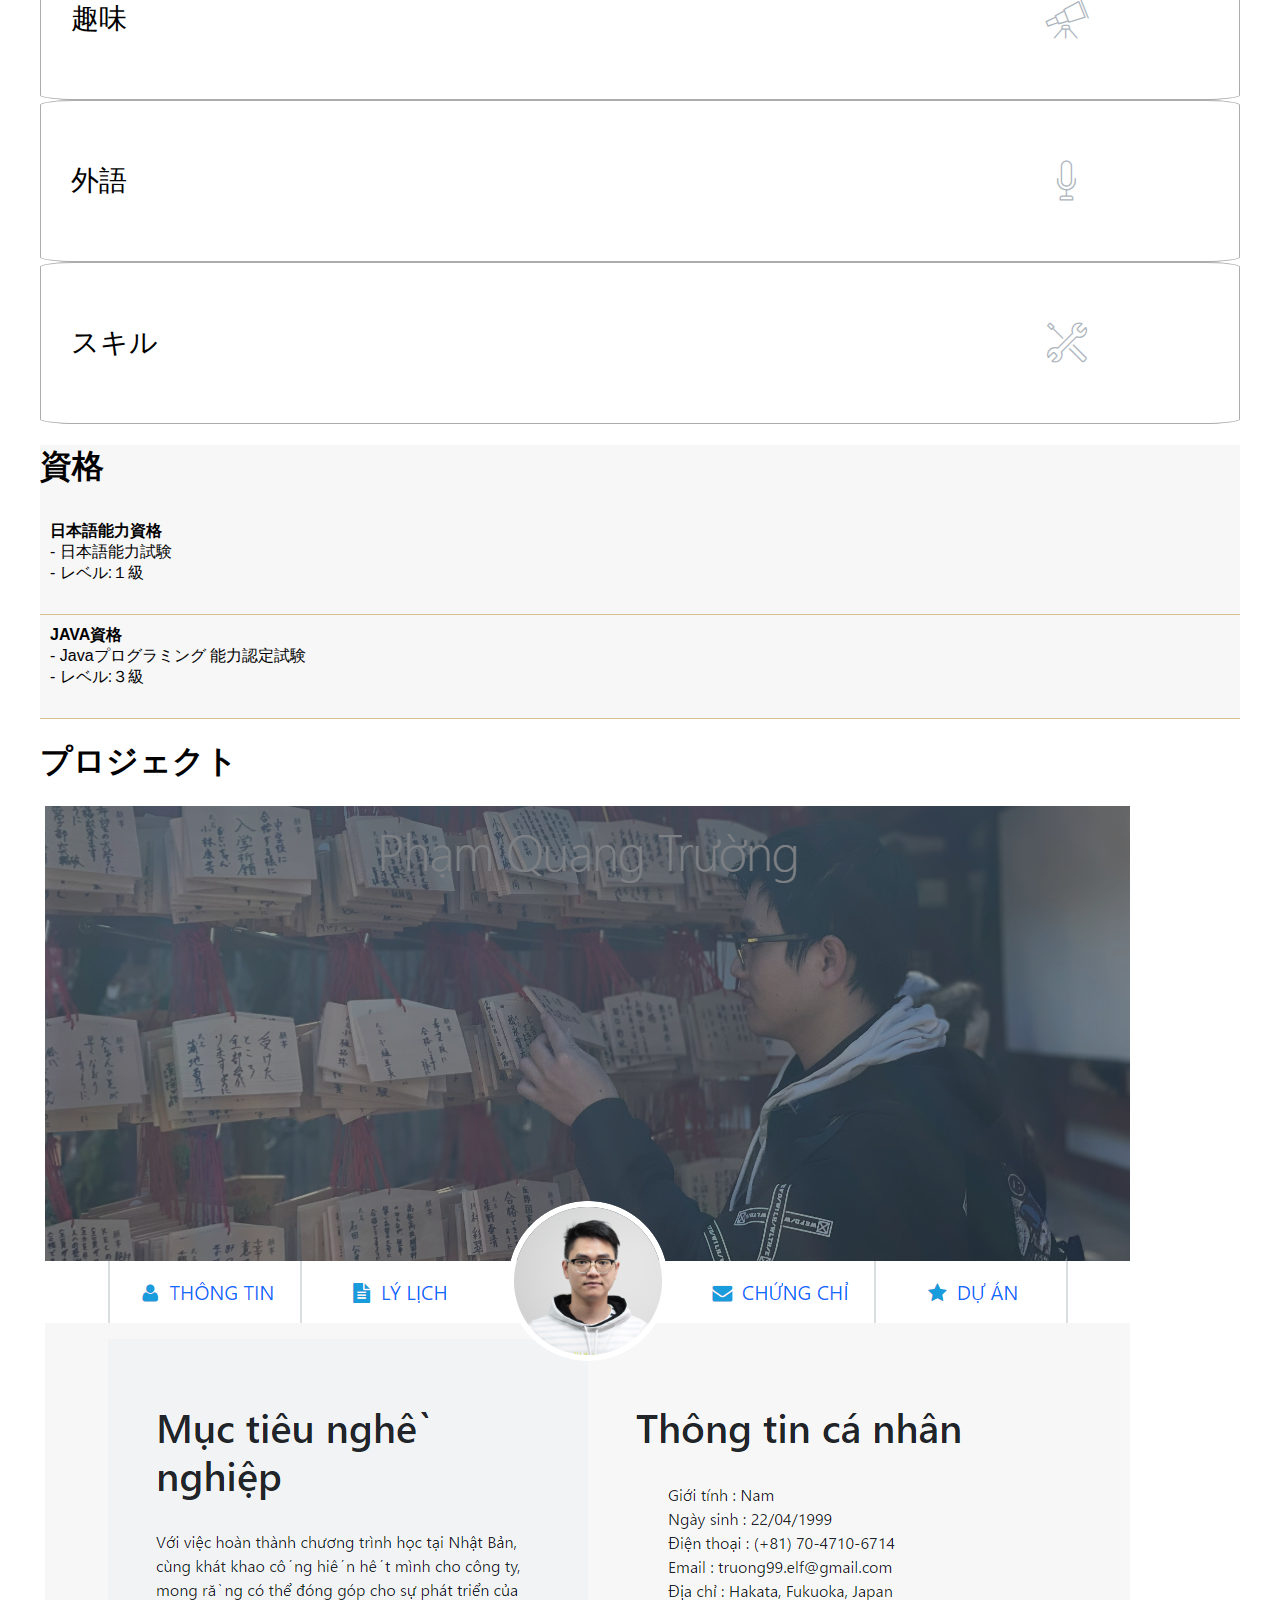
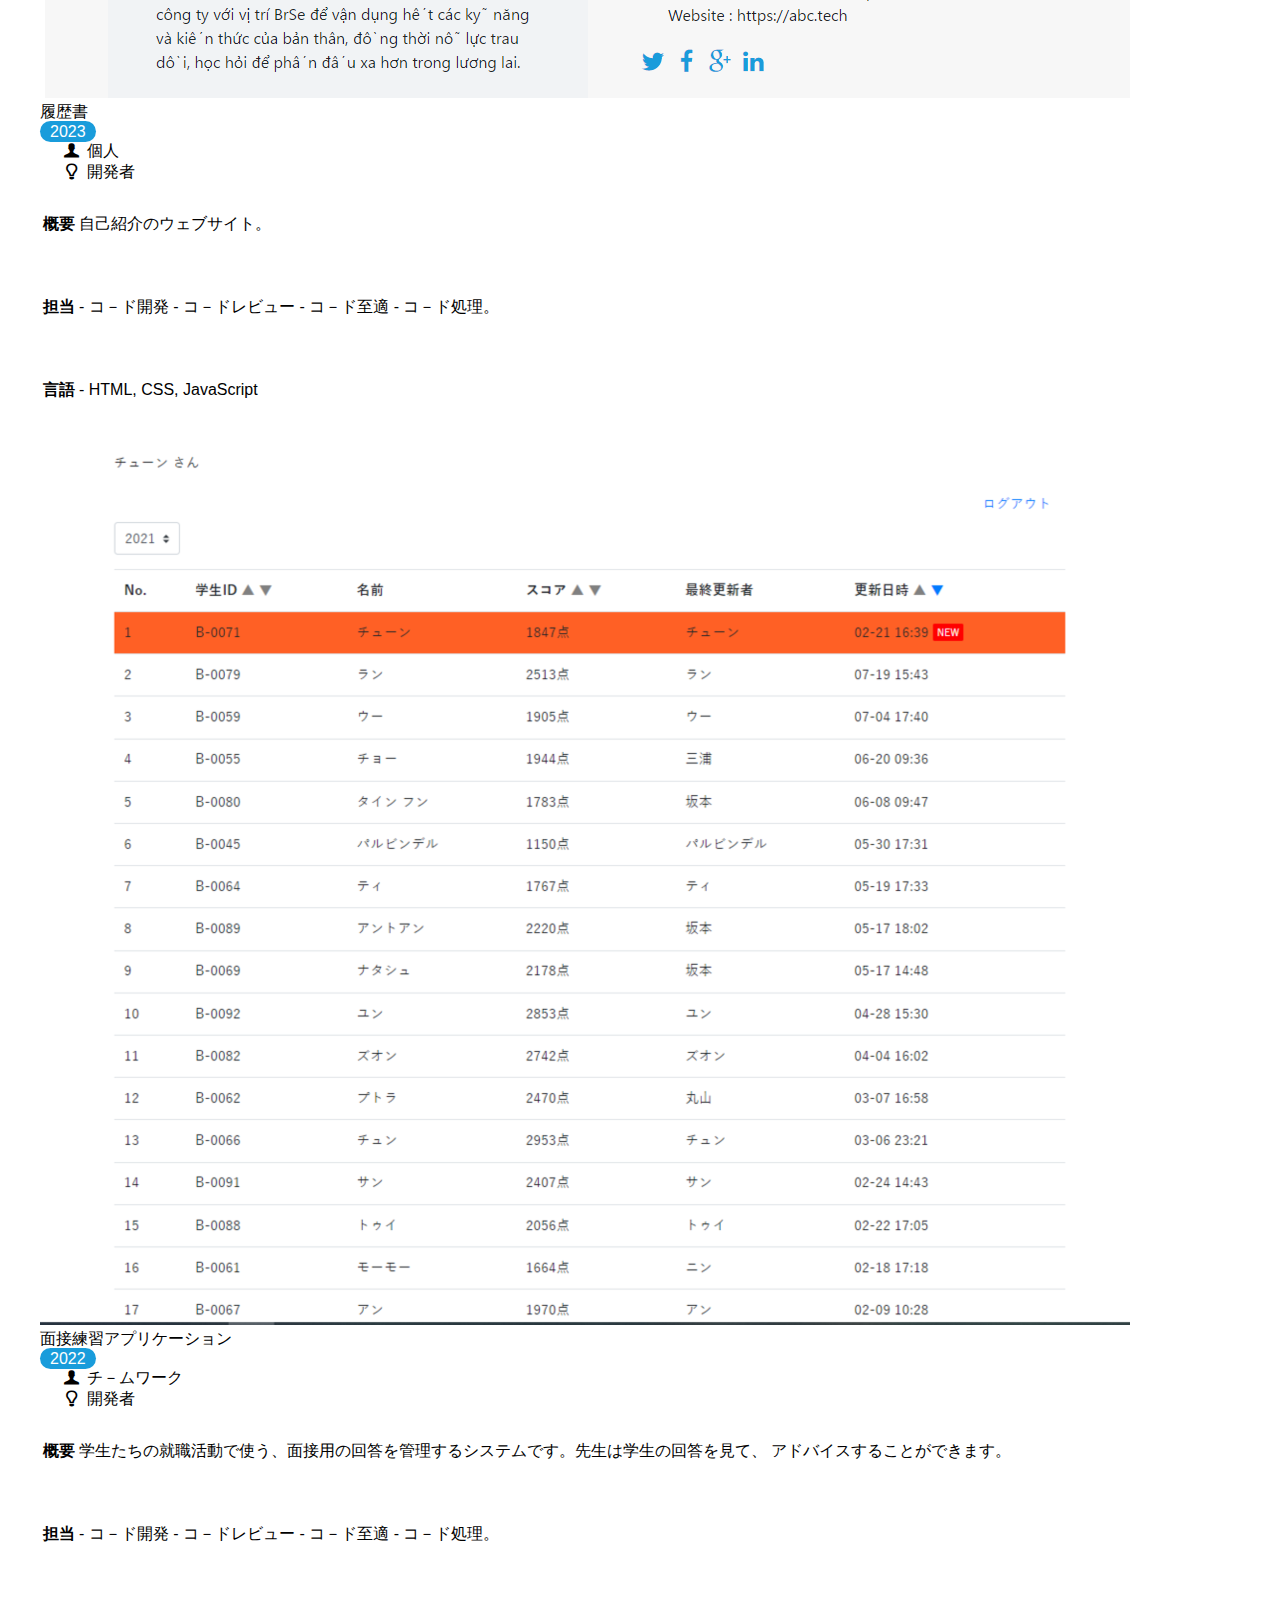
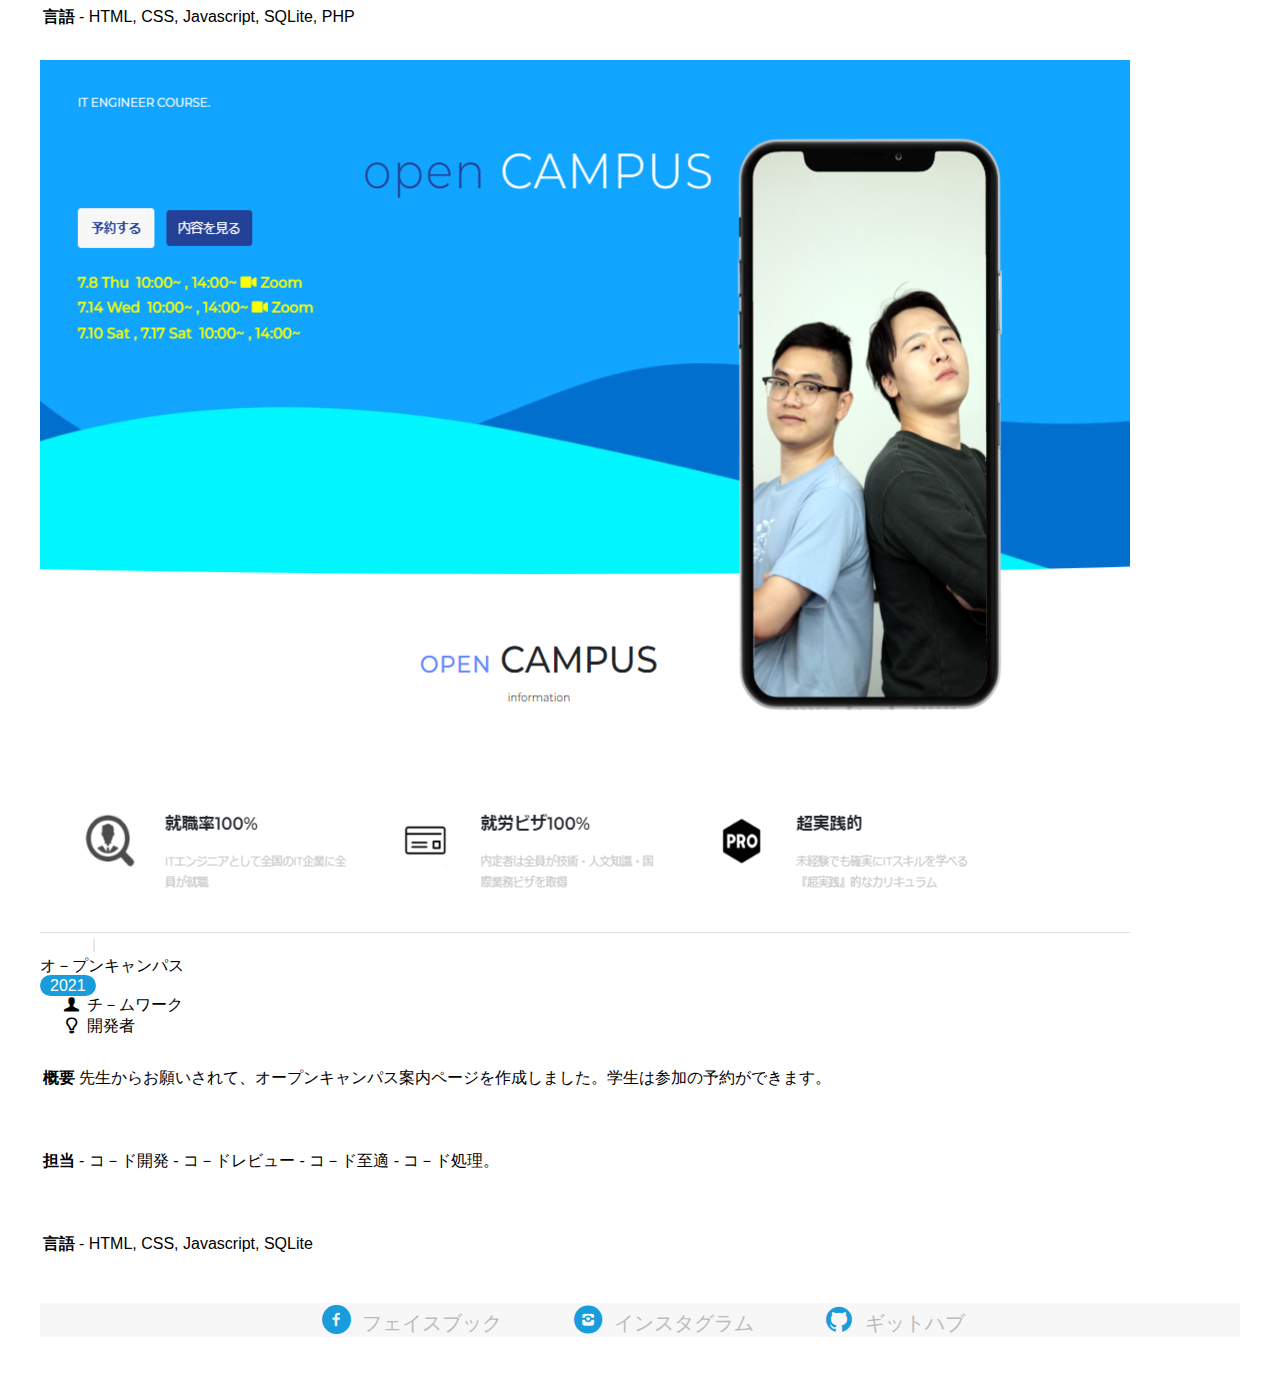
<file: index2.html>
<!DOCTYPE html>
<html lang="ja">
  <head>
    <meta charset="UTF-8" />
    <meta http-equiv="X-UA-Compatible" content="IE=edge" />
    <meta name="viewport" content="width=device-width, initial-scale=1.0" />
    <link rel="stylesheet" href="./css/font.css" />
    <link rel="stylesheet" href="./css/laptop.css" />
    <link rel="stylesheet" href="./css/tablet.css" />
    <link rel="stylesheet" href="./css/mobile.css" />
    <link
      href="https://cdn.jsdelivr.net/npm/bootstrap@5.0.2/dist/css/bootstrap.min.css"
      rel="stylesheet"
      integrity="sha384-EVSTQN3/azprG1Anm3QDgpJLIm9Nao0Yz1ztcQTwFspd3yD65VohhpuuCOmLASjC"
      crossorigin="anonymous"
    />
    <title>Phamquangtruong</title>
  </head>
  <body class="">
    <div id="banner">
      <div class="banner-wrap">
        <h1>Pham Quang Truong</h1>
        <span></span>
      </div>
    </div>

    <section id="nav-bar">
      <nav class="container">
        <div class="row banner-list">
          <!-- <div class="col-md p-3 nav-item">
            <i class="icon icon-user"></i>
            <a href="#">Thông tin</a>
          </div> -->
          <div class="col-md p-3 nav-item">
            <!-- <i class="icon icon-doc-text-inv"></i> -->
            <a href="index.html">英語</a>
          </div>
          <div class="col-md p-3 d-none d-lg-block">
            <img
              src="./images/toi.png"
              width="160"
              height="160"
              style="clip-path: circle(50% at 50% 50%); margin: 0"
              alt="avatar"
            />
          </div>

          <div class="col-md p-3 nav-item">
            <!-- <i class="icon icon-mail-alt"></i> -->
            <a href="index2.html">日本語</a>
          </div>
          <!-- <div class="col-md p-3 nav-item">
            <i class="icon icon-star-1"></i>
            <a href="#">Dự Án</a>
          </div> -->
        </div>
      </nav>
    </section>

    <section id="about" class="bg-grey pt-3 mb-2">
      <div class="container">
        <div class="row">
          <div id="target" class="col-md-6 col-sm-12 p-lg-5 p-md-4 p-sm-3">
            <h1 class="section-title text-start-center pt-3 pb-4">
              キャリアの目標
            </h1>
            <p>日本での留学を修了した事が自分の自信になり、今後は貴社で留学経験を生かして活躍していきたいです。
貴社では自分のスキルと知識を最大限に活用する適切なポジションで、会社の発展に貢献したいです。
BrSeの地位を目指して、今後も学び続ける努力をしていきます。
            </p>
          </div>

          <div
            id="personal-info"
            class="col-md-6 col-sm-12 p-lg-5 p-md-4 p-sm-3"
          >
            <h1 class="section-title text-start-center pt-3 pb-4">
              自己紹介
            </h1>
            <div class="modal1">
              <table>
              <ul class="mt-40-info">
                <tr>
                  <th><span>名前</span></th>
                  <td>: ファン クアン チュ－ン</td>
                </tr>
                <tr>
                  <th><span>性別</span></th>
                  <td>: 男</td>
                </tr>
                <tr>
                  <th><span>生年月日</span></th>
                  <td>: 1999年4月22日</td>
                  </tr>
                <tr>
                  <th><span>携帯電話</span></th>
                  <td>: (+81) 70-4710-6714</td>
                </tr>
                <tr><th><span>メ－ル</span></th>
                  <td>: truong99.elf@gmail.com</td></tr>
                <tr><th><span>住所</span></th>
                  <td>: 福岡県福岡市博多区那珂5-17-1 102号</td></tr>
                <tr><th><span>URL</span></th><td>: https://donghy99.github.io/donghy/</td></tr>
                
              </ul>
              </table>
              
              <div class="personal-info-icon d-flex fs-4 mt-3">
                <i class="icon icon-github-circled"></i>
                <i class="icon icon-facebook"></i>
                <i class="icon icon-gplus"></i>
                <i class="icon icon-instagram"></i>
              </div>
            </div>

           <!--  <div class="close--hide">
              <input
                type="text"
                class="form-control"
                id="valueinput"
                placeholder="Enter email"
              />
              <p>Hãy nhập email của bạn để xác nhận.</p>
              <button type="button" class="btn btn-primary btn--check">
                Submit
              </button>
            </div> -->
          </div>
        </div>
      </div>
    </section>

    <section id="job-info" class="p-md-5 p-sm-1">
      <div class="container">
        <div class="row g-4">
          <div class="col-lg-4 col-md-6 col-sm-12">
            <div class="job-info-content job-info-1">
              <h1 class="section-title">経験</h1>
              <i class="box-icon ic-toolbox"></i>
              <div class="layout-item modal--1 hide">
                <ul>
                  <li>
                    <strong>フルスタック開発者 - 学校プロジェクト</strong>
                    <p>07/2021 - <b>現在</b></p>
                    - 教師のデザインと要件に基づいたウェブサイトの構築と開発。<br />
                    - データベースの分析と設計、データベース管理システム (MySQL、SQLServer など) の使用、クエリ-の作成。<br />
                    - ウェブサイトの構築のために、言語の使用 (PHP, Java, JavaScript,。。。) 
                    
                  </li>
                  <li>
                    <strong>日本人と協力の仕事</strong>
                    <p>04/2018 - <b>現在</b></p>

                    - ５年間日本人と一緒に働いています/ 仕事について日本人の考え方、働き方が一部分かってきました。<br />
                    - お客様と対応の体験。
                  </li>
                </ul>
                <div class="viewless1 p-0">
                  <button class="btn--less--1">&#9650; 閉じる</button>
                </div>
              </div>
              <div class="viewMore--1 p-0">
                <button class="btn--more--1">&#9660; もっと見る</button>
              </div>
            </div>
          </div>

          <div class="col-lg-4 col-md-6 col-sm-12">
            <div class="job-info-content job-info-1">
              <h1 class="section-title">教育</h1>
              <i class="box-icon ic-pencil"></i>
              <div class="layout-item modal--2 hide">
                <ul>
                  <li>
                    <strong>環太平洋大学福岡グローバルスタディーセンター</strong>
                    <p>04/2018 - 03/2019</p>
                    - 日本語コ－ス
                  </li>
                  <li>
                    <strong>東京国際ビジネスカレッジ福岡校</strong>
                    <p>04/2019 - 03/2021</p>
                    - キャリアデザインコ－ス
                    
                  </li>
                   <li>
                    <strong>愛和システムエンジニア専門学校</strong>
                    <p>04/2021 - 03/2023 </p>
                    - ITエンジニア コ－ス
                    
                  </li>
                </ul>
                <div class="viewless2">
                  <button class="btn--less--2">&#9650; 閉じる</button>
                </div>
              </div>
              <div class="viewMore--2">
                <button class="btn--more--2">&#9660; もっと見る</button>
              </div>
            </div>
          </div>

          <div class="col-lg-4 col-md-6 col-sm-12">
            <div class="job-info-content job-info-1">
              <h1 class="section-title">活動</h1>
              <i class="box-icon ic-toolbox"></i>
              <div class="layout-item modal--3 hide">
                <ul>
                  <li>
                    <strong>オ－プンキャンパス</strong>
                    <p>11/2021 - 02/2022</p>
                    - 学校のオ－プンキャンパスサイト作成。<br />
                    - 入学したい学生のサポート。
                  </li>
                  <li>
                    <strong>マクドナルドでのトレーナー</strong>
                    <p>11/2021 - <b>現在</b></p>
                    - 新人のトレーニングや管理。
                  </li>
                </ul>
                <div class="viewless3">
                  <button class="btn--less--3">&#9650; 閉じる</button>
                </div>
              </div>
              <div class="viewMore--3">
                <button class="btn--more--3">&#9660; もっと見る</button>
              </div>
            </div>
          </div>

          <div class="col-lg-4 col-md-6 col-sm-12">
            <div class="job-info-content job-info-1 job-hobby">
              <h1 class="section-title">趣味</h1>
              <i class="box-icon ic-telescope"></i>
              <div class="layout-item modal--4 hide">
                <div class="hobby-list">
                  <i class="hobby-icon ic-megaphone"></i>
                  <i
                    class="hobby-icon ic-strategy"
                    style="padding: 10px 15px"
                  ></i>
                  <i
                    class="hobby-icon ic-hotairballoon"
                    style="padding: 10px 15px"
                  ></i>
                  <i class="hobby-icon ic-basket"></i>
                  <span>音楽</span>
                  <span>ゲーム</span>
                  <span>旅行</span>
                  <span>料理</span>
                </div>
                <div class="viewless4">
                  <button class="btn--less--4">&#9650; 閉じる</button>
                </div>
              </div>
              <div class="viewMore--4">
                <button class="btn--more--4">&#9660; もっと見る</button>
              </div>
            </div>
          </div>

          <div class="col-lg-4 col-md-6 col-sm-12">
            <div class="job-info-content job-info-1">
              <h1 class="section-title">外語</h1>
              <i class="box-icon ic-mic"></i>
              <div class="layout-item modal--5 hide">
                <div class="language-item1">
                  英語
                  <div class="pt-3">
                    <span></span> <span></span> <span></span> <span></span> <span></span>
                  </div>
                </div>
                <div class="language-item2">
                  日本語 - JLPT N1
                  <div class="pt-3">
                    <span></span> <span></span> <span></span> <span></span> <span></span>
                  </div>
                </div>
                <div class="viewless5">
                  <button class="btn--less--5">&#9650; 閉じる</button>
                </div>
              </div>
              <div class="viewMore--5">
                <button class="btn--more--5">&#9660; もっと見る</button>
              </div>
            </div>
          </div>

          <div class="col-lg-4 col-md-6 col-sm-12">
            <div class="job-info-content job-info-1">
              <h1 class="section-title">スキル</h1>
              <i class="box-icon ic-tools-2"></i>
              <div class="layout-item modal--6 hide">
                <div class="skill-item1">
                  HTML/CSS: 中級
                  <div class="pt-3">
                    <span></span> <span></span> <span></span>
                  </div>
                </div>
                <div class="skill-item2">
                  Javascript: 中級
                  <div class="pt-3">
                    <span></span> <span></span> <span></span>
                  </div>
                </div>
                <div class="skill-item3">
                  Java: 初級
                  <div class="pt-3">
                    <span></span> <span></span> <span></span>
                  </div>
                </div>
                <div class="skill-item4">
                  Bootstrap 5: 中級
                  <div class="pt-3">
                    <span></span> <span></span> <span></span>
                  </div>
                </div>
                <div class="viewless6">
                  <button class="btn--less--6">&#9650; 閉じる</button>
                </div>
              </div>
              <div class="viewMore--6">
                <button class="btn--more--6">&#9660; もっと見る</button>
              </div>
            </div>
          </div>
        </div>
      </div>
    </section>

    <section id="certificate" class="bg-grey">
      <div class="container">
        <h1 class="section-title pt-4">資格</h1>
        <div class="row g-4 pt-3 certificate-flex">
          <div class="col-md-6 col-sm-12 certificate-content">
            <div class="row">
              <div class="col-md">
               
              </div>
              <div class="small-item">
                <strong>日本語能力資格</strong><br />
                - 日本語能力試験<br />
                - レベル:１級
              </div>
            </div>
          </div>

          <div class="col-md-6 col-sm-12 certificate-content">
            <div class="row">
              <div class="col-md">
                
              </div>
              <div class="small-item">
                <strong class="mb-3"
                  >Java資格</strong
                ><br />
                - Javaプログラミング 能力認定試験<br />
                - レベル:３級
              </div>
            </div>
          </div>

          <div id="border" class="col-md-6 col-sm-12 certificate-content-1">
            <div class="row">
              <div class="col-md">
               
              </div>
              
            </div>
          </div>
        </div>
      </div>
    </section>

    <section id="project">
      <div class="container">
        <h1 class="section-title pt-5">プロジェクト</h1>
        <div class="row pt-5 g-3">
          <div class="col-md-4 col-sm-12 project-content">
            <a class="card">
              <img src="./images/project_1.png" class="card-img-top" alt=""/>
              <div class="card-title text-uppercase p-3 mb-0 border-top">
                履歴書
              </div>
              <div class="border-top d-flex flex-md-wrap p-3">
                <div><b>2023</b></div>
                <div class="project-item">
                  <i class="icon-user-1"></i>
                  個人
                </div>
                <div class="project-item">
                  <i class="icon-lamp"></i>
                  開発者
                </div>
              </div>

              <table class="table border-top mb-0">
                <tbody>
                  <tr>
                    <th>概要</th>
                    <td>
                      自己紹介のウェブサイト。
                    </td>
                  </tr>
                  <tr>
                    <th>担当</th>
                    <td>
                      - コ－ド開発 - コ－ドレビュー - コ－ド至適 - コ－ド処理。
                    </td>
                  </tr>
                  <tr>
                    <th>言語</th>
                    <td>- HTML, CSS, JavaScript</td>
                  </tr>
                </tbody>
              </table>
            </a>
          </div>

          <div class="col-md-4 col-sm-12 project-content">
            <a class="card">
              <img src="./images/project_2.png" class="card-img-top" alt=""/>
              <div class="card-title text-uppercase p-3 mb-0 border-top">
                面接練習アプリケーション
              </div>
              <div class="border-top d-flex flex-md-wrap p-3">
                <div><b> 2022</b></div>
                <div class="project-item">
                  <i class="icon-user-1"></i>
                  チ－ムワーク
                </div>
                <div class="project-item">
                  <i class="icon-lamp"></i>
                  開発者
                </div>
              </div>
              <table class="table border-top mb-0">
                <tbody>
                  <tr>
                    <th>概要</th>
                    <td>
                      学生たちの就職活動で使う、面接用の回答を管理するシステムです。先生は学生の回答を見て、
                      アドバイスすることができます。
                    </td>
                  </tr>
                  <tr>
                    <th>担当</th>
                    <td>
                      - コ－ド開発 - コ－ドレビュー - コ－ド至適 - コ－ド処理。
                    </td>
                  </tr>
                  <tr>
                    <th>言語</th>
                    <td>- HTML, CSS, Javascript, SQLite, PHP</td>
                  </tr>
                </tbody>
              </table>
            </a>
          </div>

          <div class="col-md-4 col-sm-12 project-content">
            <a class="card">
              <img src="./images/project_3.png" class="card-img-top" alt=""/>
              <div class="card-title text-uppercase p-3 mb-0 border-top">
                オ－プンキャンパス
              </div>
              <div class="card-description border-top d-flex flex-md-wrap p-3">
                <div><b> 2021</b></div>
                <div class="project-item">
                  <i class="icon-user-1"></i>
                  チ－ムワーク
                </div>
                <div class="project-item">
                  <i class="icon-lamp"></i>
                  開発者
                </div>
              </div>
              <table class="table border-top mb-0">
                <tbody>
                  <tr>
                    <th>概要</th>
                    <td>
                      先生からお願いされて、オープンキャンパス案内ページを作成しました。学生は参加の予約ができます。
                    </td>
                  </tr>
                  <tr>
                    <th>担当</th>
                    <td>
                      - コ－ド開発 - コ－ドレビュー - コ－ド至適 - コ－ド処理。
                    </td>
                  </tr>
                  <tr>
                    <th>言語</th>
                    <td>- HTML, CSS, Javascript, SQLite</td>
                  </tr>
                </tbody>
              </table>
            </a>
          </div>
        </div>
      </div>
    </section>

    <section id="footer" class="bg-grey mt-4">
      <div class="container">
        <ul>
          <li>
            <i class="icon icon-facebook-circled"></i
            ><a href="https://www.facebook.com/tp.truong.92" target="_blank" class="d-sm-none d-md-inline"
              >フェイスブック</a
            >
          </li>
          <li>
            <i class="icon icon-instagram-circled"></i
            ><a href="https://instagram.com/donghy2204?igshid=YmMyMTA2M2Y=" target="_blank" class="d-sm-none d-md-inline"
              >インスタグラム</a
            >
          </li>
          <li>
            <i class="icon icon-github-circled"></i
            ><a href="https://donghy99.github.io/donghy/" target="_blank" class="d-sm-none d-md-inline"
              >ギットハブ</a
            >
          </li>
        </ul>
      </div>
    </section>

    <script src="./script/script.js"></script>
    <script
      src="https://cdn.jsdelivr.net/npm/bootstrap@5.1.3/dist/js/bootstrap.bundle.min.js"
      integrity="sha384-ka7Sk0Gln4gmtz2MlQnikT1wXgYsOg+OMhuP+IlRH9sENBO0LRn5q+8nbTov4+1p"
      crossorigin="anonymous"
    ></script>
  </body>
</html>
</file>
<file: css/font.css>
@font-face {
	font-family: 'open_sanslight';
	src: url('../fonts/OpenSans-Light-webfont.eot');
	src: url('../fonts/OpenSans-Light-webfont.eot#iefix') format('embedded-opentype'),
		url('../fonts/OpenSans-Light-webfont.woff') format('woff'),
		url('../fonts/OpenSans-Light-webfont.ttf') format('truetype'),
		url('../fonts/OpenSans-Light-webfont.svg#open_sanslight') format('svg');
	font-weight: normal;
	font-style: normal;

}

@font-face {
	font-family: 'open_sansitalic';
	src: url('../fonts/OpenSans-Italic-webfont.eot');
	src: url('../fonts/OpenSans-Italic-webfont.eot#iefix') format('embedded-opentype'),
		url('../fonts/OpenSans-Italic-webfont.woff') format('woff'),
		url('../fonts/OpenSans-Italic-webfont.ttf') format('truetype'),
		url('../fonts/OpenSans-Italic-webfont.svg#open_sansitalic') format('svg');
	font-weight: normal;
	font-style: normal;

}

@font-face {
	font-family: 'open_sanssemibold';
	src: url('../fonts/OpenSans-Semibold-webfont.eot');
	src: url('../fonts/OpenSans-Semibold-webfont.eot#iefix') format('embedded-opentype'),
		url('../fonts/OpenSans-Semibold-webfont.woff') format('woff'),
		url('../fonts/OpenSans-Semibold-webfont.ttf') format('truetype'),
		url('../fonts/OpenSans-Semibold-webfont.svg#open_sanssemibold') format('svg');
	font-weight: normal;
	font-style: normal;

}


@font-face {
	font-family: 'open_sanslight_italic';
	src: url('../fonts/OpenSans-LightItalic-webfont.eot');
	src: url('../fonts/OpenSans-LightItalic-webfont.eot#iefix') format('embedded-opentype'),
		url('../fonts/OpenSans-LightItalic-webfont.woff') format('woff'),
		url('../fonts/OpenSans-LightItalic-webfont.ttf') format('truetype'),
		url('../fonts/OpenSans-LightItalic-webfont.svg#open_sanslight_italic') format('svg');
	font-weight: normal;
	font-style: normal;

}

@font-face {
	font-family: 'open_sansregular';
	src: url('../fonts/OpenSans-Regular-webfont.eot');
	src: url('../fonts/OpenSans-Regular-webfont.eot#iefix') format('embedded-opentype'),
		url('../fonts/OpenSans-Regular-webfont.woff') format('woff'),
		url('../fonts/OpenSans-Regular-webfont.ttf') format('truetype'),
		url('../fonts/OpenSans-Regular-webfont.svg#open_sansregular') format('svg');
	font-weight: normal;
	font-style: normal;

}


@font-face {
	font-family: 'fontello';
	src: url('../fonts/fontello.eot');
	src: url('../fonts/fontello.eot#iefix') format('embedded-opentype'),
		url('../fonts/fontello.woff') format('woff'),
		url('../fonts/fontello.ttf') format('truetype'),
		url('../fonts/fontello.svg#fontello') format('svg');
	font-weight: normal;
	font-style: normal;
}

[class^="icon-"]:before,
[class*=" icon-"]:before {
	font-family: "fontello";
	font-style: normal;
	font-weight: normal;
	speak: none;

	display: inline-block;
	text-decoration: inherit;
	width: 1em;
	margin-right: .2em;
	text-align: center;
	/* opacity: .8; */

	/* For safety - reset parent styles, that can break glyph codes*/
	font-variant: normal;
	text-transform: none;

	/* fix buttons height, for twitter bootstrap */
	line-height: 1em;

	/* Animation center compensation - margins should be symmetric */
	/* remove if not needed */
	margin-left: .2em;

	/* you can be more comfortable with increased icons size */
	/* font-size: 120%; */

	/* Font smoothing. That was taken from TWBS */
	-webkit-font-smoothing: antialiased;
	-moz-osx-font-smoothing: grayscale;

	/* Uncomment for 3D effect */
	/* text-shadow: 1px 1px 1px rgba(127, 127, 127, 0.3); */
}

.icon-emo-happy:before {
	content: '\e800';
}

/* '' */
.icon-emo-wink:before {
	content: '\e801';
}

/* '' */
.icon-emo-wink2:before {
	content: '\e802';
}

/* '' */
.icon-emo-unhappy:before {
	content: '\e803';
}

/* '' */
.icon-emo-sleep:before {
	content: '\e804';
}

/* '' */
.icon-emo-thumbsup:before {
	content: '\e805';
}

/* '' */
.icon-emo-devil:before {
	content: '\e806';
}

/* '' */
.icon-emo-surprised:before {
	content: '\e807';
}

/* '' */
.icon-emo-tongue:before {
	content: '\e808';
}

/* '' */
.icon-emo-coffee:before {
	content: '\e809';
}

/* '' */
.icon-emo-sunglasses:before {
	content: '\e80a';
}

/* '' */
.icon-emo-displeased:before {
	content: '\e80b';
}

/* '' */
.icon-emo-beer:before {
	content: '\e80c';
}

/* '' */
.icon-emo-grin:before {
	content: '\e80d';
}

/* '' */
.icon-emo-angry:before {
	content: '\e80e';
}

/* '' */
.icon-emo-saint:before {
	content: '\e80f';
}

/* '' */
.icon-emo-cry:before {
	content: '\e810';
}

/* '' */
.icon-emo-shoot:before {
	content: '\e811';
}

/* '' */
.icon-emo-squint:before {
	content: '\e812';
}

/* '' */
.icon-emo-laugh:before {
	content: '\e813';
}

/* '' */
.icon-spin1:before {
	content: '\e814';
}

/* '' */
.icon-spin2:before {
	content: '\e815';
}

/* '' */
.icon-spin3:before {
	content: '\e816';
}

/* '' */
.icon-spin4:before {
	content: '\e817';
}

/* '' */
.icon-spin5:before {
	content: '\e818';
}

/* '' */
.icon-spin6:before {
	content: '\e819';
}

/* '' */
.icon-firefox:before {
	content: '\e81a';
}

/* '' */
.icon-chrome:before {
	content: '\e81b';
}

/* '' */
.icon-opera:before {
	content: '\e81c';
}

/* '' */
.icon-ie:before {
	content: '\e81d';
}

/* '' */
.icon-crown:before {
	content: '\e81e';
}

/* '' */
.icon-crown-plus:before {
	content: '\e81f';
}

/* '' */
.icon-crown-minus:before {
	content: '\e820';
}

/* '' */
.icon-marquee:before {
	content: '\e821';
}

/* '' */
.icon-glass:before {
	content: '\e822';
}

/* '' */
.icon-music:before {
	content: '\e823';
}

/* '' */
.icon-search:before {
	content: '\e824';
}

/* '' */
.icon-mail:before {
	content: '\e825';
}

/* '' */
.icon-mail-alt:before {
	content: '\e826';
}

/* '' */
.icon-mail-squared:before {
	content: '\e827';
}

/* '' */
.icon-heart:before {
	content: '\e828';
}

/* '' */
.icon-heart-empty:before {
	content: '\e829';
}

/* '' */
.icon-star-1:before {
	content: '\e82a';
}

/* '' */
.icon-star-empty-1:before {
	content: '\e82b';
}

/* '' */
.icon-star-half:before {
	content: '\e82c';
}

/* '' */
.icon-star-half-alt:before {
	content: '\e82d';
}

/* '' */
.icon-user:before {
	content: '\e82e';
}

/* '' */
.icon-user-plus:before {
	content: '\e82f';
}

/* '' */
.icon-user-times:before {
	content: '\e830';
}

/* '' */
.icon-users:before {
	content: '\e831';
}

/* '' */
.icon-male:before {
	content: '\e832';
}

/* '' */
.icon-female:before {
	content: '\e833';
}

/* '' */
.icon-child:before {
	content: '\e834';
}

/* '' */
.icon-user-secret:before {
	content: '\e835';
}

/* '' */
.icon-video:before {
	content: '\e836';
}

/* '' */
.icon-videocam:before {
	content: '\e837';
}

/* '' */
.icon-picture:before {
	content: '\e838';
}

/* '' */
.icon-camera:before {
	content: '\e839';
}

/* '' */
.icon-camera-alt:before {
	content: '\e83a';
}

/* '' */
.icon-th-large:before {
	content: '\e83b';
}

/* '' */
.icon-th:before {
	content: '\e83c';
}

/* '' */
.icon-th-list:before {
	content: '\e83d';
}

/* '' */
.icon-ok:before {
	content: '\e83e';
}

/* '' */
.icon-ok-circled:before {
	content: '\e83f';
}

/* '' */
.icon-ok-circled2:before {
	content: '\e840';
}

/* '' */
.icon-ok-squared:before {
	content: '\e841';
}

/* '' */
.icon-cancel:before {
	content: '\e842';
}

/* '' */
.icon-cancel-circled:before {
	content: '\e843';
}

/* '' */
.icon-cancel-circled2:before {
	content: '\e844';
}

/* '' */
.icon-plus:before {
	content: '\e845';
}

/* '' */
.icon-plus-circled:before {
	content: '\e846';
}

/* '' */
.icon-plus-squared:before {
	content: '\e847';
}

/* '' */
.icon-plus-squared-alt:before {
	content: '\e848';
}

/* '' */
.icon-minus:before {
	content: '\e849';
}

/* '' */
.icon-minus-circled:before {
	content: '\e84a';
}

/* '' */
.icon-minus-squared:before {
	content: '\e84b';
}

/* '' */
.icon-minus-squared-alt:before {
	content: '\e84c';
}

/* '' */
.icon-help:before {
	content: '\e84d';
}

/* '' */
.icon-help-circled:before {
	content: '\e84e';
}

/* '' */
.icon-info-circled:before {
	content: '\e84f';
}

/* '' */
.icon-info:before {
	content: '\e850';
}

/* '' */
.icon-home:before {
	content: '\e851';
}

/* '' */
.icon-link:before {
	content: '\e852';
}

/* '' */
.icon-unlink:before {
	content: '\e853';
}

/* '' */
.icon-link-ext:before {
	content: '\e854';
}

/* '' */
.icon-link-ext-alt:before {
	content: '\e855';
}

/* '' */
.icon-attach:before {
	content: '\e856';
}

/* '' */
.icon-lock:before {
	content: '\e857';
}

/* '' */
.icon-lock-open:before {
	content: '\e858';
}

/* '' */
.icon-lock-open-alt:before {
	content: '\e859';
}

/* '' */
.icon-pin:before {
	content: '\e85a';
}

/* '' */
.icon-eye:before {
	content: '\e85b';
}

/* '' */
.icon-eye-off:before {
	content: '\e85c';
}

/* '' */
.icon-tag-1:before {
	content: '\e85d';
}

/* '' */
.icon-tags:before {
	content: '\e85e';
}

/* '' */
.icon-bookmark:before {
	content: '\e85f';
}

/* '' */
.icon-bookmark-empty:before {
	content: '\e860';
}

/* '' */
.icon-flag:before {
	content: '\e861';
}

/* '' */
.icon-flag-empty:before {
	content: '\e862';
}

/* '' */
.icon-flag-checkered:before {
	content: '\e863';
}

/* '' */
.icon-thumbs-up:before {
	content: '\e864';
}

/* '' */
.icon-thumbs-down:before {
	content: '\e865';
}

/* '' */
.icon-thumbs-up-alt:before {
	content: '\e866';
}

/* '' */
.icon-thumbs-down-alt:before {
	content: '\e867';
}

/* '' */
.icon-download:before {
	content: '\e868';
}

/* '' */
.icon-upload:before {
	content: '\e869';
}

/* '' */
.icon-download-cloud:before {
	content: '\e86a';
}

/* '' */
.icon-upload-cloud:before {
	content: '\e86b';
}

/* '' */
.icon-reply:before {
	content: '\e86c';
}

/* '' */
.icon-reply-all:before {
	content: '\e86d';
}

/* '' */
.icon-forward:before {
	content: '\e86e';
}

/* '' */
.icon-quote-left:before {
	content: '\e86f';
}

/* '' */
.icon-quote-right:before {
	content: '\e870';
}

/* '' */
.icon-code:before {
	content: '\e871';
}

/* '' */
.icon-export:before {
	content: '\e872';
}

/* '' */
.icon-export-alt:before {
	content: '\e873';
}

/* '' */
.icon-share:before {
	content: '\e874';
}

/* '' */
.icon-share-squared:before {
	content: '\e875';
}

/* '' */
.icon-pencil:before {
	content: '\e876';
}

/* '' */
.icon-pencil-squared:before {
	content: '\e877';
}

/* '' */
.icon-edit:before {
	content: '\e878';
}

/* '' */
.icon-print:before {
	content: '\e879';
}

/* '' */
.icon-retweet:before {
	content: '\e87a';
}

/* '' */
.icon-keyboard:before {
	content: '\e87b';
}

/* '' */
.icon-gamepad:before {
	content: '\e87c';
}

/* '' */
.icon-comment:before {
	content: '\e87d';
}

/* '' */
.icon-chat:before {
	content: '\e87e';
}

/* '' */
.icon-comment-empty:before {
	content: '\e87f';
}

/* '' */
.icon-chat-empty:before {
	content: '\e880';
}

/* '' */
.icon-bell:before {
	content: '\e881';
}

/* '' */
.icon-bell-alt:before {
	content: '\e882';
}

/* '' */
.icon-bell-off:before {
	content: '\e883';
}

/* '' */
.icon-bell-off-empty:before {
	content: '\e884';
}

/* '' */
.icon-attention-alt:before {
	content: '\e885';
}

/* '' */
.icon-attention:before {
	content: '\e886';
}

/* '' */
.icon-attention-circled:before {
	content: '\e887';
}

/* '' */
.icon-location:before {
	content: '\e888';
}

/* '' */
.icon-direction:before {
	content: '\e889';
}

/* '' */
.icon-compass:before {
	content: '\e88a';
}

/* '' */
.icon-trash:before {
	content: '\e88b';
}

/* '' */
.icon-trash-empty:before {
	content: '\e88c';
}

/* '' */
.icon-doc:before {
	content: '\e88d';
}

/* '' */
.icon-docs:before {
	content: '\e88e';
}

/* '' */
.icon-doc-text:before {
	content: '\e88f';
}

/* '' */
.icon-doc-inv:before {
	content: '\e890';
}

/* '' */
.icon-doc-text-inv:before {
	content: '\e891';
}

/* '' */
.icon-file-pdf:before {
	content: '\e892';
}

/* '' */
.icon-file-word:before {
	content: '\e893';
}

/* '' */
.icon-file-excel:before {
	content: '\e894';
}

/* '' */
.icon-file-powerpoint:before {
	content: '\e895';
}

/* '' */
.icon-file-image:before {
	content: '\e896';
}

/* '' */
.icon-file-archive:before {
	content: '\e897';
}

/* '' */
.icon-file-audio:before {
	content: '\e898';
}

/* '' */
.icon-file-video:before {
	content: '\e899';
}

/* '' */
.icon-file-code:before {
	content: '\e89a';
}

/* '' */
.icon-folder:before {
	content: '\e89b';
}

/* '' */
.icon-folder-open:before {
	content: '\e89c';
}

/* '' */
.icon-folder-empty:before {
	content: '\e89d';
}

/* '' */
.icon-folder-open-empty:before {
	content: '\e89e';
}

/* '' */
.icon-box:before {
	content: '\e89f';
}

/* '' */
.icon-rss:before {
	content: '\e8a0';
}

/* '' */
.icon-rss-squared:before {
	content: '\e8a1';
}

/* '' */
.icon-phone:before {
	content: '\e8a2';
}

/* '' */
.icon-phone-squared:before {
	content: '\e8a3';
}

/* '' */
.icon-fax:before {
	content: '\e8a4';
}

/* '' */
.icon-menu:before {
	content: '\e8a5';
}

/* '' */
.icon-cog:before {
	content: '\e8a6';
}

/* '' */
.icon-cog-alt:before {
	content: '\e8a7';
}

/* '' */
.icon-wrench:before {
	content: '\e8a8';
}

/* '' */
.icon-sliders:before {
	content: '\e8a9';
}

/* '' */
.icon-basket:before {
	content: '\e8aa';
}

/* '' */
.icon-cart-plus:before {
	content: '\e8ab';
}

/* '' */
.icon-cart-arrow-down:before {
	content: '\e8ac';
}

/* '' */
.icon-calendar:before {
	content: '\e8ad';
}

/* '' */
.icon-calendar-empty:before {
	content: '\e8ae';
}

/* '' */
.icon-login:before {
	content: '\e8af';
}

/* '' */
.icon-logout:before {
	content: '\e8b0';
}

/* '' */
.icon-mic:before {
	content: '\e8b1';
}

/* '' */
.icon-mute:before {
	content: '\e8b2';
}

/* '' */
.icon-volume-off:before {
	content: '\e8b3';
}

/* '' */
.icon-volume-down:before {
	content: '\e8b4';
}

/* '' */
.icon-volume-up:before {
	content: '\e8b5';
}

/* '' */
.icon-headphones:before {
	content: '\e8b6';
}

/* '' */
.icon-clock:before {
	content: '\e8b7';
}

/* '' */
.icon-lightbulb:before {
	content: '\e8b8';
}

/* '' */
.icon-block:before {
	content: '\e8b9';
}

/* '' */
.icon-resize-full:before {
	content: '\e8ba';
}

/* '' */
.icon-resize-full-alt:before {
	content: '\e8bb';
}

/* '' */
.icon-resize-small:before {
	content: '\e8bc';
}

/* '' */
.icon-resize-vertical:before {
	content: '\e8bd';
}

/* '' */
.icon-resize-horizontal:before {
	content: '\e8be';
}

/* '' */
.icon-move:before {
	content: '\e8bf';
}

/* '' */
.icon-zoom-in:before {
	content: '\e8c0';
}

/* '' */
.icon-zoom-out:before {
	content: '\e8c1';
}

/* '' */
.icon-down-circled2:before {
	content: '\e8c2';
}

/* '' */
.icon-up-circled2:before {
	content: '\e8c3';
}

/* '' */
.icon-left-circled2:before {
	content: '\e8c4';
}

/* '' */
.icon-right-circled2:before {
	content: '\e8c5';
}

/* '' */
.icon-down-dir:before {
	content: '\e8c6';
}

/* '' */
.icon-up-dir:before {
	content: '\e8c7';
}

/* '' */
.icon-left-dir:before {
	content: '\e8c8';
}

/* '' */
.icon-right-dir:before {
	content: '\e8c9';
}

/* '' */
.icon-down-open:before {
	content: '\e8ca';
}

/* '' */
.icon-left-open:before {
	content: '\e8cb';
}

/* '' */
.icon-right-open:before {
	content: '\e8cc';
}

/* '' */
.icon-up-open:before {
	content: '\e8cd';
}

/* '' */
.icon-angle-left:before {
	content: '\e8ce';
}

/* '' */
.icon-angle-right:before {
	content: '\e8cf';
}

/* '' */
.icon-angle-up:before {
	content: '\e8d0';
}

/* '' */
.icon-angle-down:before {
	content: '\e8d1';
}

/* '' */
.icon-angle-circled-left:before {
	content: '\e8d2';
}

/* '' */
.icon-angle-circled-right:before {
	content: '\e8d3';
}

/* '' */
.icon-angle-circled-up:before {
	content: '\e8d4';
}

/* '' */
.icon-angle-circled-down:before {
	content: '\e8d5';
}

/* '' */
.icon-angle-double-left:before {
	content: '\e8d6';
}

/* '' */
.icon-angle-double-right:before {
	content: '\e8d7';
}

/* '' */
.icon-angle-double-up:before {
	content: '\e8d8';
}

/* '' */
.icon-angle-double-down:before {
	content: '\e8d9';
}

/* '' */
.icon-down:before {
	content: '\e8da';
}

/* '' */
.icon-left:before {
	content: '\e8db';
}

/* '' */
.icon-right:before {
	content: '\e8dc';
}

/* '' */
.icon-up:before {
	content: '\e8dd';
}

/* '' */
.icon-down-big:before {
	content: '\e8de';
}

/* '' */
.icon-left-big:before {
	content: '\e8df';
}

/* '' */
.icon-right-big:before {
	content: '\e8e0';
}

/* '' */
.icon-up-big:before {
	content: '\e8e1';
}

/* '' */
.icon-right-hand:before {
	content: '\e8e2';
}

/* '' */
.icon-left-hand:before {
	content: '\e8e3';
}

/* '' */
.icon-up-hand:before {
	content: '\e8e4';
}

/* '' */
.icon-down-hand:before {
	content: '\e8e5';
}

/* '' */
.icon-left-circled:before {
	content: '\e8e6';
}

/* '' */
.icon-right-circled:before {
	content: '\e8e7';
}

/* '' */
.icon-up-circled:before {
	content: '\e8e8';
}

/* '' */
.icon-down-circled:before {
	content: '\e8e9';
}

/* '' */
.icon-cw:before {
	content: '\e8ea';
}

/* '' */
.icon-ccw:before {
	content: '\e8eb';
}

/* '' */
.icon-arrows-cw:before {
	content: '\e8ec';
}

/* '' */
.icon-level-up:before {
	content: '\e8ed';
}

/* '' */
.icon-level-down:before {
	content: '\e8ee';
}

/* '' */
.icon-shuffle:before {
	content: '\e8ef';
}

/* '' */
.icon-exchange:before {
	content: '\e8f0';
}

/* '' */
.icon-history:before {
	content: '\e8f1';
}

/* '' */
.icon-expand:before {
	content: '\e8f2';
}

/* '' */
.icon-collapse:before {
	content: '\e8f3';
}

/* '' */
.icon-expand-right:before {
	content: '\e8f4';
}

/* '' */
.icon-collapse-left:before {
	content: '\e8f5';
}

/* '' */
.icon-play:before {
	content: '\e8f6';
}

/* '' */
.icon-play-circled:before {
	content: '\e8f7';
}

/* '' */
.icon-play-circled2:before {
	content: '\e8f8';
}

/* '' */
.icon-stop:before {
	content: '\e8f9';
}

/* '' */
.icon-pause:before {
	content: '\e8fa';
}

/* '' */
.icon-to-end:before {
	content: '\e8fb';
}

/* '' */
.icon-to-end-alt:before {
	content: '\e8fc';
}

/* '' */
.icon-to-start:before {
	content: '\e8fd';
}

/* '' */
.icon-to-start-alt:before {
	content: '\e8fe';
}

/* '' */
.icon-fast-fw:before {
	content: '\e8ff';
}

/* '' */
.icon-fast-bw:before {
	content: '\e900';
}

/* '' */
.icon-eject:before {
	content: '\e901';
}

/* '' */
.icon-target:before {
	content: '\e902';
}

/* '' */
.icon-signal:before {
	content: '\e903';
}

/* '' */
.icon-wifi:before {
	content: '\e904';
}

/* '' */
.icon-award:before {
	content: '\e905';
}

/* '' */
.icon-desktop:before {
	content: '\e906';
}

/* '' */
.icon-laptop:before {
	content: '\e907';
}

/* '' */
.icon-tablet:before {
	content: '\e908';
}

/* '' */
.icon-mobile:before {
	content: '\e909';
}

/* '' */
.icon-inbox:before {
	content: '\e90a';
}

/* '' */
.icon-globe:before {
	content: '\e90b';
}

/* '' */
.icon-sun:before {
	content: '\e90c';
}

/* '' */
.icon-cloud:before {
	content: '\e90d';
}

/* '' */
.icon-flash:before {
	content: '\e90e';
}

/* '' */
.icon-moon:before {
	content: '\e90f';
}

/* '' */
.icon-umbrella-1:before {
	content: '\e910';
}

/* '' */
.icon-flight:before {
	content: '\e911';
}

/* '' */
.icon-fighter-jet:before {
	content: '\e912';
}

/* '' */
.icon-paper-plane:before {
	content: '\e913';
}

/* '' */
.icon-paper-plane-empty:before {
	content: '\e914';
}

/* '' */
.icon-space-shuttle:before {
	content: '\e915';
}

/* '' */
.icon-leaf:before {
	content: '\e916';
}

/* '' */
.icon-font:before {
	content: '\e917';
}

/* '' */
.icon-bold:before {
	content: '\e918';
}

/* '' */
.icon-medium:before {
	content: '\e919';
}

/* '' */
.icon-italic:before {
	content: '\e91a';
}

/* '' */
.icon-header:before {
	content: '\e91b';
}

/* '' */
.icon-paragraph:before {
	content: '\e91c';
}

/* '' */
.icon-text-height:before {
	content: '\e91d';
}

/* '' */
.icon-text-width:before {
	content: '\e91e';
}

/* '' */
.icon-align-left:before {
	content: '\e91f';
}

/* '' */
.icon-align-center:before {
	content: '\e920';
}

/* '' */
.icon-align-right:before {
	content: '\e921';
}

/* '' */
.icon-align-justify:before {
	content: '\e922';
}

/* '' */
.icon-list:before {
	content: '\e923';
}

/* '' */
.icon-indent-left:before {
	content: '\e924';
}

/* '' */
.icon-indent-right:before {
	content: '\e925';
}

/* '' */
.icon-list-bullet:before {
	content: '\e926';
}

/* '' */
.icon-list-numbered:before {
	content: '\e927';
}

/* '' */
.icon-strike:before {
	content: '\e928';
}

/* '' */
.icon-underline:before {
	content: '\e929';
}

/* '' */
.icon-superscript:before {
	content: '\e92a';
}

/* '' */
.icon-subscript:before {
	content: '\e92b';
}

/* '' */
.icon-table:before {
	content: '\e92c';
}

/* '' */
.icon-columns:before {
	content: '\e92d';
}

/* '' */
.icon-crop:before {
	content: '\e92e';
}

/* '' */
.icon-scissors:before {
	content: '\e92f';
}

/* '' */
.icon-paste:before {
	content: '\e930';
}

/* '' */
.icon-briefcase:before {
	content: '\e931';
}

/* '' */
.icon-suitcase:before {
	content: '\e932';
}

/* '' */
.icon-ellipsis:before {
	content: '\e933';
}

/* '' */
.icon-ellipsis-vert:before {
	content: '\e934';
}

/* '' */
.icon-off:before {
	content: '\e935';
}

/* '' */
.icon-road:before {
	content: '\e936';
}

/* '' */
.icon-list-alt:before {
	content: '\e937';
}

/* '' */
.icon-qrcode:before {
	content: '\e938';
}

/* '' */
.icon-barcode:before {
	content: '\e939';
}

/* '' */
.icon-book:before {
	content: '\e93a';
}

/* '' */
.icon-ajust:before {
	content: '\e93b';
}

/* '' */
.icon-tint:before {
	content: '\e93c';
}

/* '' */
.icon-toggle-off:before {
	content: '\e93d';
}

/* '' */
.icon-toggle-on:before {
	content: '\e93e';
}

/* '' */
.icon-check:before {
	content: '\e93f';
}

/* '' */
.icon-check-empty:before {
	content: '\e940';
}

/* '' */
.icon-circle:before {
	content: '\e941';
}

/* '' */
.icon-circle-empty:before {
	content: '\e942';
}

/* '' */
.icon-circle-thin:before {
	content: '\e943';
}

/* '' */
.icon-circle-notch:before {
	content: '\e944';
}

/* '' */
.icon-dot-circled:before {
	content: '\e945';
}

/* '' */
.icon-asterisk:before {
	content: '\e946';
}

/* '' */
.icon-gift:before {
	content: '\e947';
}

/* '' */
.icon-fire:before {
	content: '\e948';
}

/* '' */
.icon-magnet:before {
	content: '\e949';
}

/* '' */
.icon-chart-bar:before {
	content: '\e94a';
}

/* '' */
.icon-chart-area:before {
	content: '\e94b';
}

/* '' */
.icon-chart-pie:before {
	content: '\e94c';
}

/* '' */
.icon-chart-line:before {
	content: '\e94d';
}

/* '' */
.icon-ticket:before {
	content: '\e94e';
}

/* '' */
.icon-credit-card:before {
	content: '\e94f';
}

/* '' */
.icon-floppy:before {
	content: '\e950';
}

/* '' */
.icon-megaphone:before {
	content: '\e951';
}

/* '' */
.icon-hdd:before {
	content: '\e952';
}

/* '' */
.icon-key:before {
	content: '\e953';
}

/* '' */
.icon-fork:before {
	content: '\e954';
}

/* '' */
.icon-rocket:before {
	content: '\e955';
}

/* '' */
.icon-bug:before {
	content: '\e956';
}

/* '' */
.icon-certificate:before {
	content: '\e957';
}

/* '' */
.icon-tasks:before {
	content: '\e958';
}

/* '' */
.icon-filter:before {
	content: '\e959';
}

/* '' */
.icon-beaker:before {
	content: '\e95a';
}

/* '' */
.icon-magic:before {
	content: '\e95b';
}

/* '' */
.icon-cab:before {
	content: '\e95c';
}

/* '' */
.icon-taxi:before {
	content: '\e95d';
}

/* '' */
.icon-truck:before {
	content: '\e95e';
}

/* '' */
.icon-bus:before {
	content: '\e95f';
}

/* '' */
.icon-bicycle:before {
	content: '\e960';
}

/* '' */
.icon-motorcycle:before {
	content: '\e961';
}

/* '' */
.icon-train:before {
	content: '\e962';
}

/* '' */
.icon-subway:before {
	content: '\e963';
}

/* '' */
.icon-ship:before {
	content: '\e964';
}

/* '' */
.icon-money:before {
	content: '\e965';
}

/* '' */
.icon-euro:before {
	content: '\e966';
}

/* '' */
.icon-pound:before {
	content: '\e967';
}

/* '' */
.icon-dollar:before {
	content: '\e968';
}

/* '' */
.icon-rupee:before {
	content: '\e969';
}

/* '' */
.icon-yen:before {
	content: '\e96a';
}

/* '' */
.icon-rouble:before {
	content: '\e96b';
}

/* '' */
.icon-shekel:before {
	content: '\e96c';
}

/* '' */
.icon-try:before {
	content: '\e96d';
}

/* '' */
.icon-won:before {
	content: '\e96e';
}

/* '' */
.icon-bitcoin:before {
	content: '\e96f';
}

/* '' */
.icon-viacoin:before {
	content: '\e970';
}

/* '' */
.icon-sort:before {
	content: '\e971';
}

/* '' */
.icon-sort-down:before {
	content: '\e972';
}

/* '' */
.icon-sort-up:before {
	content: '\e973';
}

/* '' */
.icon-sort-alt-up:before {
	content: '\e974';
}

/* '' */
.icon-sort-alt-down:before {
	content: '\e975';
}

/* '' */
.icon-sort-name-up:before {
	content: '\e976';
}

/* '' */
.icon-sort-name-down:before {
	content: '\e977';
}

/* '' */
.icon-sort-number-up:before {
	content: '\e978';
}

/* '' */
.icon-sort-number-down:before {
	content: '\e979';
}

/* '' */
.icon-hammer:before {
	content: '\e97a';
}

/* '' */
.icon-gauge:before {
	content: '\e97b';
}

/* '' */
.icon-sitemap:before {
	content: '\e97c';
}

/* '' */
.icon-spinner:before {
	content: '\e97d';
}

/* '' */
.icon-coffee:before {
	content: '\e97e';
}

/* '' */
.icon-food:before {
	content: '\e97f';
}

/* '' */
.icon-beer:before {
	content: '\e980';
}

/* '' */
.icon-user-md:before {
	content: '\e981';
}

/* '' */
.icon-stethoscope:before {
	content: '\e982';
}

/* '' */
.icon-heartbeat:before {
	content: '\e983';
}

/* '' */
.icon-ambulance:before {
	content: '\e984';
}

/* '' */
.icon-medkit:before {
	content: '\e985';
}

/* '' */
.icon-h-sigh:before {
	content: '\e986';
}

/* '' */
.icon-bed:before {
	content: '\e987';
}

/* '' */
.icon-hospital:before {
	content: '\e988';
}

/* '' */
.icon-building:before {
	content: '\e989';
}

/* '' */
.icon-building-filled:before {
	content: '\e98a';
}

/* '' */
.icon-bank:before {
	content: '\e98b';
}

/* '' */
.icon-smile:before {
	content: '\e98c';
}

/* '' */
.icon-frown:before {
	content: '\e98d';
}

/* '' */
.icon-meh:before {
	content: '\e98e';
}

/* '' */
.icon-anchor:before {
	content: '\e98f';
}

/* '' */
.icon-terminal:before {
	content: '\e990';
}

/* '' */
.icon-eraser:before {
	content: '\e991';
}

/* '' */
.icon-puzzle:before {
	content: '\e992';
}

/* '' */
.icon-shield:before {
	content: '\e993';
}

/* '' */
.icon-extinguisher:before {
	content: '\e994';
}

/* '' */
.icon-bullseye:before {
	content: '\e995';
}

/* '' */
.icon-wheelchair:before {
	content: '\e996';
}

/* '' */
.icon-language:before {
	content: '\e997';
}

/* '' */
.icon-graduation-cap:before {
	content: '\e998';
}

/* '' */
.icon-paw:before {
	content: '\e999';
}

/* '' */
.icon-spoon:before {
	content: '\e99a';
}

/* '' */
.icon-cube:before {
	content: '\e99b';
}

/* '' */
.icon-cubes:before {
	content: '\e99c';
}

/* '' */
.icon-recycle:before {
	content: '\e99d';
}

/* '' */
.icon-tree:before {
	content: '\e99e';
}

/* '' */
.icon-database:before {
	content: '\e99f';
}

/* '' */
.icon-server:before {
	content: '\e9a0';
}

/* '' */
.icon-lifebuoy:before {
	content: '\e9a1';
}

/* '' */
.icon-rebel:before {
	content: '\e9a2';
}

/* '' */
.icon-empire:before {
	content: '\e9a3';
}

/* '' */
.icon-bomb:before {
	content: '\e9a4';
}

/* '' */
.icon-soccer-ball:before {
	content: '\e9a5';
}

/* '' */
.icon-tty:before {
	content: '\e9a6';
}

/* '' */
.icon-binoculars:before {
	content: '\e9a7';
}

/* '' */
.icon-plug:before {
	content: '\e9a8';
}

/* '' */
.icon-newspaper:before {
	content: '\e9a9';
}

/* '' */
.icon-calc:before {
	content: '\e9aa';
}

/* '' */
.icon-copyright:before {
	content: '\e9ab';
}

/* '' */
.icon-at:before {
	content: '\e9ac';
}

/* '' */
.icon-eyedropper:before {
	content: '\e9ad';
}

/* '' */
.icon-brush:before {
	content: '\e9ae';
}

/* '' */
.icon-birthday:before {
	content: '\e9af';
}

/* '' */
.icon-diamond:before {
	content: '\e9b0';
}

/* '' */
.icon-street-view:before {
	content: '\e9b1';
}

/* '' */
.icon-venus:before {
	content: '\e9b2';
}

/* '' */
.icon-mars:before {
	content: '\e9b3';
}

/* '' */
.icon-mercury:before {
	content: '\e9b4';
}

/* '' */
.icon-transgender:before {
	content: '\e9b5';
}

/* '' */
.icon-transgender-alt:before {
	content: '\e9b6';
}

/* '' */
.icon-venus-double:before {
	content: '\e9b7';
}

/* '' */
.icon-mars-double:before {
	content: '\e9b8';
}

/* '' */
.icon-venus-mars:before {
	content: '\e9b9';
}

/* '' */
.icon-mars-stroke:before {
	content: '\e9ba';
}

/* '' */
.icon-mars-stroke-v:before {
	content: '\e9bb';
}

/* '' */
.icon-mars-stroke-h:before {
	content: '\e9bc';
}

/* '' */
.icon-neuter:before {
	content: '\e9bd';
}

/* '' */
.icon-cc-visa:before {
	content: '\e9be';
}

/* '' */
.icon-cc-mastercard:before {
	content: '\e9bf';
}

/* '' */
.icon-cc-discover:before {
	content: '\e9c0';
}

/* '' */
.icon-cc-amex:before {
	content: '\e9c1';
}

/* '' */
.icon-cc-paypal:before {
	content: '\e9c2';
}

/* '' */
.icon-cc-stripe:before {
	content: '\e9c3';
}

/* '' */
.icon-adn:before {
	content: '\e9c4';
}

/* '' */
.icon-android:before {
	content: '\e9c5';
}

/* '' */
.icon-angellist:before {
	content: '\e9c6';
}

/* '' */
.icon-apple:before {
	content: '\e9c7';
}

/* '' */
.icon-behance:before {
	content: '\e9c8';
}

/* '' */
.icon-behance-squared:before {
	content: '\e9c9';
}

/* '' */
.icon-bitbucket:before {
	content: '\e9ca';
}

/* '' */
.icon-bitbucket-squared:before {
	content: '\e9cb';
}

/* '' */
.icon-buysellads:before {
	content: '\e9cc';
}

/* '' */
.icon-cc:before {
	content: '\e9cd';
}

/* '' */
.icon-codeopen:before {
	content: '\e9ce';
}

/* '' */
.icon-connectdevelop:before {
	content: '\e9cf';
}

/* '' */
.icon-css3:before {
	content: '\e9d0';
}

/* '' */
.icon-dashcube:before {
	content: '\e9d1';
}

/* '' */
.icon-delicious:before {
	content: '\e9d2';
}

/* '' */
.icon-deviantart:before {
	content: '\e9d3';
}

/* '' */
.icon-digg:before {
	content: '\e9d4';
}

/* '' */
.icon-dribbble:before {
	content: '\e9d5';
}

/* '' */
.icon-dropbox:before {
	content: '\e9d6';
}

/* '' */
.icon-drupal:before {
	content: '\e9d7';
}

/* '' */
.icon-facebook:before {
	content: '\e9d8';
}

/* '' */
.icon-facebook-squared:before {
	content: '\e9d9';
}

/* '' */
.icon-facebook-official:before {
	content: '\e9da';
}

/* '' */
.icon-flickr:before {
	content: '\e9db';
}

/* '' */
.icon-forumbee:before {
	content: '\e9dc';
}

/* '' */
.icon-foursquare:before {
	content: '\e9dd';
}

/* '' */
.icon-git-squared:before {
	content: '\e9de';
}

/* '' */
.icon-git:before {
	content: '\e9df';
}

/* '' */
.icon-github:before {
	content: '\e9e0';
}

/* '' */
.icon-github-squared:before {
	content: '\e9e1';
}

/* '' */
.icon-github-circled:before {
	content: '\e9e2';
}

/* '' */
.icon-gittip:before {
	content: '\e9e3';
}

/* '' */
.icon-google:before {
	content: '\e9e4';
}

/* '' */
.icon-gplus:before {
	content: '\e9e5';
}

/* '' */
.icon-gplus-squared:before {
	content: '\e9e6';
}

/* '' */
.icon-gwallet:before {
	content: '\e9e7';
}

/* '' */
.icon-hacker-news:before {
	content: '\e9e8';
}

/* '' */
.icon-html5:before {
	content: '\e9e9';
}

/* '' */
.icon-instagram:before {
	content: '\e9ea';
}

/* '' */
.icon-ioxhost:before {
	content: '\e9eb';
}

/* '' */
.icon-joomla:before {
	content: '\e9ec';
}

/* '' */
.icon-jsfiddle:before {
	content: '\e9ed';
}

/* '' */
.icon-lastfm:before {
	content: '\e9ee';
}

/* '' */
.icon-lastfm-squared:before {
	content: '\e9ef';
}

/* '' */
.icon-leanpub:before {
	content: '\e9f0';
}

/* '' */
.icon-linkedin-squared:before {
	content: '\e9f1';
}

/* '' */
.icon-linux:before {
	content: '\e9f2';
}

/* '' */
.icon-linkedin:before {
	content: '\e9f3';
}

/* '' */
.icon-maxcdn:before {
	content: '\e9f4';
}

/* '' */
.icon-meanpath:before {
	content: '\e9f5';
}

/* '' */
.icon-openid:before {
	content: '\e9f6';
}

/* '' */
.icon-pagelines:before {
	content: '\e9f7';
}

/* '' */
.icon-paypal:before {
	content: '\e9f8';
}

/* '' */
.icon-pied-piper-squared:before {
	content: '\e9f9';
}

/* '' */
.icon-pied-piper-alt:before {
	content: '\e9fa';
}

/* '' */
.icon-pinterest:before {
	content: '\e9fb';
}

/* '' */
.icon-pinterest-circled:before {
	content: '\e9fc';
}

/* '' */
.icon-pinterest-squared:before {
	content: '\e9fd';
}

/* '' */
.icon-qq:before {
	content: '\e9fe';
}

/* '' */
.icon-reddit:before {
	content: '\e9ff';
}

/* '' */
.icon-reddit-squared:before {
	content: '\ea00';
}

/* '' */
.icon-renren:before {
	content: '\ea01';
}

/* '' */
.icon-sellsy:before {
	content: '\ea02';
}

/* '' */
.icon-shirtsinbulk:before {
	content: '\ea03';
}

/* '' */
.icon-simplybuilt:before {
	content: '\ea04';
}

/* '' */
.icon-skyatlas:before {
	content: '\ea05';
}

/* '' */
.icon-skype:before {
	content: '\ea06';
}

/* '' */
.icon-slack:before {
	content: '\ea07';
}

/* '' */
.icon-slideshare:before {
	content: '\ea08';
}

/* '' */
.icon-soundcloud:before {
	content: '\ea09';
}

/* '' */
.icon-spotify:before {
	content: '\ea0a';
}

/* '' */
.icon-stackexchange:before {
	content: '\ea0b';
}

/* '' */
.icon-stackoverflow:before {
	content: '\ea0c';
}

/* '' */
.icon-steam:before {
	content: '\ea0d';
}

/* '' */
.icon-steam-squared:before {
	content: '\ea0e';
}

/* '' */
.icon-stumbleupon:before {
	content: '\ea0f';
}

/* '' */
.icon-stumbleupon-circled:before {
	content: '\ea10';
}

/* '' */
.icon-tencent-weibo:before {
	content: '\ea11';
}

/* '' */
.icon-trello:before {
	content: '\ea12';
}

/* '' */
.icon-tumblr:before {
	content: '\ea13';
}

/* '' */
.icon-tumblr-squared:before {
	content: '\ea14';
}

/* '' */
.icon-twitch:before {
	content: '\ea15';
}

/* '' */
.icon-note:before {
	content: '\ea16';
}

/* '' */
.icon-note-beamed:before {
	content: '\ea17';
}

/* '' */
.icon-music-1:before {
	content: '\ea18';
}

/* '' */
.icon-search-1:before {
	content: '\ea19';
}

/* '' */
.icon-flashlight:before {
	content: '\ea1a';
}

/* '' */
.icon-mail-1:before {
	content: '\ea1b';
}

/* '' */
.icon-heart-1:before {
	content: '\ea1c';
}

/* '' */
.icon-heart-empty-1:before {
	content: '\ea1d';
}

/* '' */
.icon-star:before {
	content: '\ea1e';
}

/* '' */
.icon-star-empty:before {
	content: '\ea1f';
}

/* '' */
.icon-user-1:before {
	content: '\ea20';
}

/* '' */
.icon-users-1:before {
	content: '\ea21';
}

/* '' */
.icon-user-add:before {
	content: '\ea22';
}

/* '' */
.icon-video-1:before {
	content: '\ea23';
}

/* '' */
.icon-picture-1:before {
	content: '\ea24';
}

/* '' */
.icon-camera-1:before {
	content: '\ea25';
}

/* '' */
.icon-layout:before {
	content: '\ea26';
}

/* '' */
.icon-menu-1:before {
	content: '\ea27';
}

/* '' */
.icon-check-1:before {
	content: '\ea28';
}

/* '' */
.icon-cancel-1:before {
	content: '\ea29';
}

/* '' */
.icon-cancel-circled-1:before {
	content: '\ea2a';
}

/* '' */
.icon-cancel-squared:before {
	content: '\ea2b';
}

/* '' */
.icon-plus-1:before {
	content: '\ea2c';
}

/* '' */
.icon-plus-circled-1:before {
	content: '\ea2d';
}

/* '' */
.icon-plus-squared-1:before {
	content: '\ea2e';
}

/* '' */
.icon-minus-1:before {
	content: '\ea2f';
}

/* '' */
.icon-minus-circled-1:before {
	content: '\ea30';
}

/* '' */
.icon-minus-squared-1:before {
	content: '\ea31';
}

/* '' */
.icon-help-1:before {
	content: '\ea32';
}

/* '' */
.icon-help-circled-1:before {
	content: '\ea33';
}

/* '' */
.icon-info-1:before {
	content: '\ea34';
}

/* '' */
.icon-info-circled-1:before {
	content: '\ea35';
}

/* '' */
.icon-back:before {
	content: '\ea36';
}

/* '' */
.icon-home-1:before {
	content: '\ea37';
}

/* '' */
.icon-link-1:before {
	content: '\ea38';
}

/* '' */
.icon-attach-1:before {
	content: '\ea39';
}

/* '' */
.icon-lock-1:before {
	content: '\ea3a';
}

/* '' */
.icon-lock-open-1:before {
	content: '\ea3b';
}

/* '' */
.icon-eye-1:before {
	content: '\ea3c';
}

/* '' */
.icon-tag:before {
	content: '\ea3d';
}

/* '' */
.icon-bookmark-1:before {
	content: '\ea3e';
}

/* '' */
.icon-bookmarks:before {
	content: '\ea3f';
}

/* '' */
.icon-flag-1:before {
	content: '\ea40';
}

/* '' */
.icon-thumbs-up-1:before {
	content: '\ea41';
}

/* '' */
.icon-thumbs-down-1:before {
	content: '\ea42';
}

/* '' */
.icon-download-1:before {
	content: '\ea43';
}

/* '' */
.icon-upload-1:before {
	content: '\ea44';
}

/* '' */
.icon-upload-cloud-1:before {
	content: '\ea45';
}

/* '' */
.icon-reply-1:before {
	content: '\ea46';
}

/* '' */
.icon-reply-all-1:before {
	content: '\ea47';
}

/* '' */
.icon-forward-1:before {
	content: '\ea48';
}

/* '' */
.icon-quote:before {
	content: '\ea49';
}

/* '' */
.icon-code-1:before {
	content: '\ea4a';
}

/* '' */
.icon-export-1:before {
	content: '\ea4b';
}

/* '' */
.icon-pencil-1:before {
	content: '\ea4c';
}

/* '' */
.icon-feather:before {
	content: '\ea4d';
}

/* '' */
.icon-print-1:before {
	content: '\ea4e';
}

/* '' */
.icon-retweet-1:before {
	content: '\ea4f';
}

/* '' */
.icon-keyboard-1:before {
	content: '\ea50';
}

/* '' */
.icon-comment-1:before {
	content: '\ea51';
}

/* '' */
.icon-chat-1:before {
	content: '\ea52';
}

/* '' */
.icon-bell-1:before {
	content: '\ea53';
}

/* '' */
.icon-attention-1:before {
	content: '\ea54';
}

/* '' */
.icon-alert:before {
	content: '\ea55';
}

/* '' */
.icon-vcard:before {
	content: '\ea56';
}

/* '' */
.icon-address:before {
	content: '\ea57';
}

/* '' */
.icon-location-1:before {
	content: '\ea58';
}

/* '' */
.icon-map:before {
	content: '\ea59';
}

/* '' */
.icon-direction-1:before {
	content: '\ea5a';
}

/* '' */
.icon-compass-1:before {
	content: '\ea5b';
}

/* '' */
.icon-cup:before {
	content: '\ea5c';
}

/* '' */
.icon-trash-1:before {
	content: '\ea5d';
}

/* '' */
.icon-doc-1:before {
	content: '\ea5e';
}

/* '' */
.icon-docs-1:before {
	content: '\ea5f';
}

/* '' */
.icon-doc-landscape:before {
	content: '\ea60';
}

/* '' */
.icon-doc-text-1:before {
	content: '\ea61';
}

/* '' */
.icon-doc-text-inv-1:before {
	content: '\ea62';
}

/* '' */
.icon-newspaper-1:before {
	content: '\ea63';
}

/* '' */
.icon-book-open:before {
	content: '\ea64';
}

/* '' */
.icon-book-1:before {
	content: '\ea65';
}

/* '' */
.icon-folder-1:before {
	content: '\ea66';
}

/* '' */
.icon-archive:before {
	content: '\ea67';
}

/* '' */
.icon-box-1:before {
	content: '\ea68';
}

/* '' */
.icon-rss-1:before {
	content: '\ea69';
}

/* '' */
.icon-phone-1:before {
	content: '\ea6a';
}

/* '' */
.icon-cog-1:before {
	content: '\ea6b';
}

/* '' */
.icon-tools:before {
	content: '\ea6c';
}

/* '' */
.icon-share-1:before {
	content: '\ea6d';
}

/* '' */
.icon-shareable:before {
	content: '\ea6e';
}

/* '' */
.icon-basket-1:before {
	content: '\ea6f';
}

/* '' */
.icon-bag:before {
	content: '\ea70';
}

/* '' */
.icon-calendar-1:before {
	content: '\ea71';
}

/* '' */
.icon-login-1:before {
	content: '\ea72';
}

/* '' */
.icon-logout-1:before {
	content: '\ea73';
}

/* '' */
.icon-mic-1:before {
	content: '\ea74';
}

/* '' */
.icon-mute-1:before {
	content: '\ea75';
}

/* '' */
.icon-sound:before {
	content: '\ea76';
}

/* '' */
.icon-volume:before {
	content: '\ea77';
}

/* '' */
.icon-clock-1:before {
	content: '\ea78';
}

/* '' */
.icon-hourglass:before {
	content: '\ea79';
}

/* '' */
.icon-lamp:before {
	content: '\ea7a';
}

/* '' */
.icon-light-down:before {
	content: '\ea7b';
}

/* '' */
.icon-light-up:before {
	content: '\ea7c';
}

/* '' */
.icon-adjust:before {
	content: '\ea7d';
}

/* '' */
.icon-block-1:before {
	content: '\ea7e';
}

/* '' */
.icon-resize-full-1:before {
	content: '\ea7f';
}

/* '' */
.icon-resize-small-1:before {
	content: '\ea80';
}

/* '' */
.icon-popup:before {
	content: '\ea81';
}

/* '' */
.icon-publish:before {
	content: '\ea82';
}

/* '' */
.icon-window:before {
	content: '\ea83';
}

/* '' */
.icon-arrow-combo:before {
	content: '\ea84';
}

/* '' */
.icon-down-circled-1:before {
	content: '\ea85';
}

/* '' */
.icon-left-circled-1:before {
	content: '\ea86';
}

/* '' */
.icon-right-circled-1:before {
	content: '\ea87';
}

/* '' */
.icon-up-circled-1:before {
	content: '\ea88';
}

/* '' */
.icon-down-open-1:before {
	content: '\ea89';
}

/* '' */
.icon-left-open-1:before {
	content: '\ea8a';
}

/* '' */
.icon-right-open-1:before {
	content: '\ea8b';
}

/* '' */
.icon-up-open-1:before {
	content: '\ea8c';
}

/* '' */
.icon-down-open-mini:before {
	content: '\ea8d';
}

/* '' */
.icon-left-open-mini:before {
	content: '\ea8e';
}

/* '' */
.icon-right-open-mini:before {
	content: '\ea8f';
}

/* '' */
.icon-up-open-mini:before {
	content: '\ea90';
}

/* '' */
.icon-down-open-big:before {
	content: '\ea91';
}

/* '' */
.icon-left-open-big:before {
	content: '\ea92';
}

/* '' */
.icon-right-open-big:before {
	content: '\ea93';
}

/* '' */
.icon-up-open-big:before {
	content: '\ea94';
}

/* '' */
.icon-down-1:before {
	content: '\ea95';
}

/* '' */
.icon-left-1:before {
	content: '\ea96';
}

/* '' */
.icon-right-1:before {
	content: '\ea97';
}

/* '' */
.icon-up-1:before {
	content: '\ea98';
}

/* '' */
.icon-down-dir-1:before {
	content: '\ea99';
}

/* '' */
.icon-left-dir-1:before {
	content: '\ea9a';
}

/* '' */
.icon-right-dir-1:before {
	content: '\ea9b';
}

/* '' */
.icon-up-dir-1:before {
	content: '\ea9c';
}

/* '' */
.icon-down-bold:before {
	content: '\ea9d';
}

/* '' */
.icon-left-bold:before {
	content: '\ea9e';
}

/* '' */
.icon-right-bold:before {
	content: '\ea9f';
}

/* '' */
.icon-up-bold:before {
	content: '\eaa0';
}

/* '' */
.icon-down-thin:before {
	content: '\eaa1';
}

/* '' */
.icon-left-thin:before {
	content: '\eaa2';
}

/* '' */
.icon-right-thin:before {
	content: '\eaa3';
}

/* '' */
.icon-up-thin:before {
	content: '\eaa4';
}

/* '' */
.icon-ccw-1:before {
	content: '\eaa5';
}

/* '' */
.icon-cw-1:before {
	content: '\eaa6';
}

/* '' */
.icon-arrows-ccw:before {
	content: '\eaa7';
}

/* '' */
.icon-level-down-1:before {
	content: '\eaa8';
}

/* '' */
.icon-level-up-1:before {
	content: '\eaa9';
}

/* '' */
.icon-shuffle-1:before {
	content: '\eaaa';
}

/* '' */
.icon-loop:before {
	content: '\eaab';
}

/* '' */
.icon-switch:before {
	content: '\eaac';
}

/* '' */
.icon-play-1:before {
	content: '\eaad';
}

/* '' */
.icon-stop-1:before {
	content: '\eaae';
}

/* '' */
.icon-pause-1:before {
	content: '\eaaf';
}

/* '' */
.icon-record:before {
	content: '\eab0';
}

/* '' */
.icon-to-end-1:before {
	content: '\eab1';
}

/* '' */
.icon-to-start-1:before {
	content: '\eab2';
}

/* '' */
.icon-fast-forward:before {
	content: '\eab3';
}

/* '' */
.icon-fast-backward:before {
	content: '\eab4';
}

/* '' */
.icon-progress-0:before {
	content: '\eab5';
}

/* '' */
.icon-progress-1:before {
	content: '\eab6';
}

/* '' */
.icon-progress-2:before {
	content: '\eab7';
}

/* '' */
.icon-progress-3:before {
	content: '\eab8';
}

/* '' */
.icon-target-1:before {
	content: '\eab9';
}

/* '' */
.icon-palette:before {
	content: '\eaba';
}

/* '' */
.icon-list-1:before {
	content: '\eabb';
}

/* '' */
.icon-list-add:before {
	content: '\eabc';
}

/* '' */
.icon-signal-1:before {
	content: '\eabd';
}

/* '' */
.icon-trophy:before {
	content: '\eabe';
}

/* '' */
.icon-battery:before {
	content: '\eabf';
}

/* '' */
.icon-back-in-time:before {
	content: '\eac0';
}

/* '' */
.icon-monitor:before {
	content: '\eac1';
}

/* '' */
.icon-mobile-1:before {
	content: '\eac2';
}

/* '' */
.icon-network:before {
	content: '\eac3';
}

/* '' */
.icon-cd:before {
	content: '\eac4';
}

/* '' */
.icon-inbox-1:before {
	content: '\eac5';
}

/* '' */
.icon-install:before {
	content: '\eac6';
}

/* '' */
.icon-globe-1:before {
	content: '\eac7';
}

/* '' */
.icon-cloud-1:before {
	content: '\eac8';
}

/* '' */
.icon-cloud-thunder:before {
	content: '\eac9';
}

/* '' */
.icon-flash-1:before {
	content: '\eaca';
}

/* '' */
.icon-moon-1:before {
	content: '\eacb';
}

/* '' */
.icon-flight-1:before {
	content: '\eacc';
}

/* '' */
.icon-paper-plane-1:before {
	content: '\eacd';
}

/* '' */
.icon-leaf-1:before {
	content: '\eace';
}

/* '' */
.icon-lifebuoy-1:before {
	content: '\eacf';
}

/* '' */
.icon-mouse:before {
	content: '\ead0';
}

/* '' */
.icon-briefcase-1:before {
	content: '\ead1';
}

/* '' */
.icon-suitcase-1:before {
	content: '\ead2';
}

/* '' */
.icon-dot:before {
	content: '\ead3';
}

/* '' */
.icon-dot-2:before {
	content: '\ead4';
}

/* '' */
.icon-dot-3:before {
	content: '\ead5';
}

/* '' */
.icon-brush-1:before {
	content: '\ead6';
}

/* '' */
.icon-magnet-1:before {
	content: '\ead7';
}

/* '' */
.icon-infinity:before {
	content: '\ead8';
}

/* '' */
.icon-erase:before {
	content: '\ead9';
}

/* '' */
.icon-chart-pie-1:before {
	content: '\eada';
}

/* '' */
.icon-chart-line-1:before {
	content: '\eadb';
}

/* '' */
.icon-chart-bar-1:before {
	content: '\eadc';
}

/* '' */
.icon-chart-area-1:before {
	content: '\eadd';
}

/* '' */
.icon-tape:before {
	content: '\eade';
}

/* '' */
.icon-graduation-cap-1:before {
	content: '\eadf';
}

/* '' */
.icon-language-1:before {
	content: '\eae0';
}

/* '' */
.icon-ticket-1:before {
	content: '\eae1';
}

/* '' */
.icon-water:before {
	content: '\eae2';
}

/* '' */
.icon-droplet:before {
	content: '\eae3';
}

/* '' */
.icon-air:before {
	content: '\eae4';
}

/* '' */
.icon-credit-card-1:before {
	content: '\eae5';
}

/* '' */
.icon-floppy-1:before {
	content: '\eae6';
}

/* '' */
.icon-clipboard:before {
	content: '\eae7';
}

/* '' */
.icon-megaphone-1:before {
	content: '\eae8';
}

/* '' */
.icon-database-1:before {
	content: '\eae9';
}

/* '' */
.icon-drive:before {
	content: '\eaea';
}

/* '' */
.icon-bucket:before {
	content: '\eaeb';
}

/* '' */
.icon-thermometer:before {
	content: '\eaec';
}

/* '' */
.icon-key-1:before {
	content: '\eaed';
}

/* '' */
.icon-flow-cascade:before {
	content: '\eaee';
}

/* '' */
.icon-flow-branch:before {
	content: '\eaef';
}

/* '' */
.icon-flow-tree:before {
	content: '\eaf0';
}

/* '' */
.icon-flow-line:before {
	content: '\eaf1';
}

/* '' */
.icon-flow-parallel:before {
	content: '\eaf2';
}

/* '' */
.icon-rocket-1:before {
	content: '\eaf3';
}

/* '' */
.icon-gauge-1:before {
	content: '\eaf4';
}

/* '' */
.icon-traffic-cone:before {
	content: '\eaf5';
}

/* '' */
.icon-cc-1:before {
	content: '\eaf6';
}

/* '' */
.icon-cc-by:before {
	content: '\eaf7';
}

/* '' */
.icon-cc-nc:before {
	content: '\eaf8';
}

/* '' */
.icon-cc-nc-eu:before {
	content: '\eaf9';
}

/* '' */
.icon-cc-nc-jp:before {
	content: '\eafa';
}

/* '' */
.icon-cc-sa:before {
	content: '\eafb';
}

/* '' */
.icon-cc-nd:before {
	content: '\eafc';
}

/* '' */
.icon-cc-pd:before {
	content: '\eafd';
}

/* '' */
.icon-cc-zero:before {
	content: '\eafe';
}

/* '' */
.icon-cc-share:before {
	content: '\eaff';
}

/* '' */
.icon-cc-remix:before {
	content: '\eb00';
}

/* '' */
.icon-github-1:before {
	content: '\eb01';
}

/* '' */
.icon-github-circled-1:before {
	content: '\eb02';
}

/* '' */
.icon-flickr-1:before {
	content: '\eb03';
}

/* '' */
.icon-flickr-circled:before {
	content: '\eb04';
}

/* '' */
.icon-vimeo:before {
	content: '\eb05';
}

/* '' */
.icon-vimeo-circled:before {
	content: '\eb06';
}

/* '' */
.icon-twitter:before {
	content: '\eb07';
}

/* '' */
.icon-twitter-circled:before {
	content: '\eb08';
}

/* '' */
.icon-facebook-1:before {
	content: '\eb09';
}

/* '' */
.icon-facebook-circled:before {
	content: '\eb0a';
}

/* '' */
.icon-facebook-squared-1:before {
	content: '\eb0b';
}

/* '' */
.icon-gplus-1:before {
	content: '\eb0c';
}

/* '' */
.icon-gplus-circled:before {
	content: '\eb0d';
}

/* '' */
.icon-pinterest-1:before {
	content: '\eb0e';
}

/* '' */
.icon-pinterest-circled-1:before {
	content: '\eb0f';
}

/* '' */
.icon-tumblr-1:before {
	content: '\eb10';
}

/* '' */
.icon-tumblr-circled:before {
	content: '\eb11';
}

/* '' */
.icon-linkedin-1:before {
	content: '\eb12';
}

/* '' */
.icon-linkedin-circled:before {
	content: '\eb13';
}

/* '' */
.icon-dribbble-1:before {
	content: '\eb14';
}

/* '' */
.icon-dribbble-circled:before {
	content: '\eb15';
}

/* '' */
.icon-stumbleupon-1:before {
	content: '\eb16';
}

/* '' */
.icon-stumbleupon-circled-1:before {
	content: '\eb17';
}

/* '' */
.icon-lastfm-1:before {
	content: '\eb18';
}

/* '' */
.icon-lastfm-circled:before {
	content: '\eb19';
}

/* '' */
.icon-rdio:before {
	content: '\eb1a';
}

/* '' */
.icon-rdio-circled:before {
	content: '\eb1b';
}

/* '' */
.icon-spotify-1:before {
	content: '\eb1c';
}

/* '' */
.icon-spotify-circled:before {
	content: '\eb1d';
}

/* '' */
.icon-qq-1:before {
	content: '\eb1e';
}

/* '' */
.icon-instagram-1:before {
	content: '\eb1f';
}

/* '' */
.icon-dropbox-1:before {
	content: '\eb20';
}

/* '' */
.icon-evernote:before {
	content: '\eb21';
}

/* '' */
.icon-flattr:before {
	content: '\eb22';
}

/* '' */
.icon-skype-1:before {
	content: '\eb23';
}

/* '' */
.icon-skype-circled:before {
	content: '\eb24';
}

/* '' */
.icon-renren-1:before {
	content: '\eb25';
}

/* '' */
.icon-sina-weibo:before {
	content: '\eb26';
}

/* '' */
.icon-paypal-1:before {
	content: '\eb27';
}

/* '' */
.icon-picasa:before {
	content: '\eb28';
}

/* '' */
.icon-soundcloud-1:before {
	content: '\eb29';
}

/* '' */
.icon-mixi:before {
	content: '\eb2a';
}

/* '' */
.icon-behance-1:before {
	content: '\eb2b';
}

/* '' */
.icon-google-circles:before {
	content: '\eb2c';
}

/* '' */
.icon-vkontakte:before {
	content: '\eb2d';
}

/* '' */
.icon-music-outline:before {
	content: '\eb2e';
}

/* '' */
.icon-music-2:before {
	content: '\eb2f';
}

/* '' */
.icon-search-outline:before {
	content: '\eb30';
}

/* '' */
.icon-search-2:before {
	content: '\eb31';
}

/* '' */
.icon-mail-2:before {
	content: '\eb32';
}

/* '' */
.icon-heart-2:before {
	content: '\eb33';
}

/* '' */
.icon-heart-filled:before {
	content: '\eb34';
}

/* '' */
.icon-star-2:before {
	content: '\eb35';
}

/* '' */
.icon-star-filled:before {
	content: '\eb36';
}

/* '' */
.icon-user-outline:before {
	content: '\eb37';
}

/* '' */
.icon-user-2:before {
	content: '\eb38';
}

/* '' */
.icon-users-outline:before {
	content: '\eb39';
}

/* '' */
.icon-users-2:before {
	content: '\eb3a';
}

/* '' */
.icon-user-add-outline:before {
	content: '\eb3b';
}

/* '' */
.icon-user-add-1:before {
	content: '\eb3c';
}

/* '' */
.icon-user-delete-outline:before {
	content: '\eb3d';
}

/* '' */
.icon-user-delete:before {
	content: '\eb3e';
}

/* '' */
.icon-video-2:before {
	content: '\eb3f';
}

/* '' */
.icon-videocam-outline:before {
	content: '\eb40';
}

/* '' */
.icon-videocam-1:before {
	content: '\eb41';
}

/* '' */
.icon-picture-outline:before {
	content: '\eb42';
}

/* '' */
.icon-picture-2:before {
	content: '\eb43';
}

/* '' */
.icon-camera-outline:before {
	content: '\eb44';
}

/* '' */
.icon-camera-2:before {
	content: '\eb45';
}

/* '' */
.icon-th-outline:before {
	content: '\eb46';
}

/* '' */
.icon-th-1:before {
	content: '\eb47';
}

/* '' */
.icon-th-large-outline:before {
	content: '\eb48';
}

/* '' */
.icon-th-large-1:before {
	content: '\eb49';
}

/* '' */
.icon-th-list-outline:before {
	content: '\eb4a';
}

/* '' */
.icon-th-list-1:before {
	content: '\eb4b';
}

/* '' */
.icon-ok-outline:before {
	content: '\eb4c';
}

/* '' */
.icon-ok-1:before {
	content: '\eb4d';
}

/* '' */
.icon-cancel-outline:before {
	content: '\eb4e';
}

/* '' */
.icon-cancel-2:before {
	content: '\eb4f';
}

/* '' */
.icon-cancel-alt:before {
	content: '\eb50';
}

/* '' */
.icon-cancel-alt-filled:before {
	content: '\eb51';
}

/* '' */
.icon-cancel-circled-outline:before {
	content: '\eb52';
}

/* '' */
.icon-cancel-circled-2:before {
	content: '\eb53';
}

/* '' */
.icon-plus-outline:before {
	content: '\eb54';
}

/* '' */
.icon-plus-2:before {
	content: '\eb55';
}

/* '' */
.icon-minus-outline:before {
	content: '\eb56';
}

/* '' */
.icon-minus-2:before {
	content: '\eb57';
}

/* '' */
.icon-divide-outline:before {
	content: '\eb58';
}

/* '' */
.icon-divide:before {
	content: '\eb59';
}

/* '' */
.icon-eq-outline:before {
	content: '\eb5a';
}

/* '' */
.icon-eq:before {
	content: '\eb5b';
}

/* '' */
.icon-info-outline:before {
	content: '\eb5c';
}

/* '' */
.icon-info-2:before {
	content: '\eb5d';
}

/* '' */
.icon-home-outline:before {
	content: '\eb5e';
}

/* '' */
.icon-home-2:before {
	content: '\eb5f';
}

/* '' */
.icon-link-outline:before {
	content: '\eb60';
}

/* '' */
.icon-link-2:before {
	content: '\eb61';
}

/* '' */
.icon-attach-outline:before {
	content: '\eb62';
}

/* '' */
.icon-attach-2:before {
	content: '\eb63';
}

/* '' */
.icon-lock-2:before {
	content: '\eb64';
}

/* '' */
.icon-lock-filled:before {
	content: '\eb65';
}

/* '' */
.icon-lock-open-2:before {
	content: '\eb66';
}

/* '' */
.icon-lock-open-filled:before {
	content: '\eb67';
}

/* '' */
.icon-pin-outline:before {
	content: '\eb68';
}

/* '' */
.icon-pin-1:before {
	content: '\eb69';
}

/* '' */
.icon-eye-outline:before {
	content: '\eb6a';
}

/* '' */
.icon-eye-2:before {
	content: '\eb6b';
}

/* '' */
.icon-tag-2:before {
	content: '\eb6c';
}

/* '' */
.icon-tags-1:before {
	content: '\eb6d';
}

/* '' */
.icon-bookmark-2:before {
	content: '\eb6e';
}

/* '' */
.icon-flag-2:before {
	content: '\eb6f';
}

/* '' */
.icon-flag-filled:before {
	content: '\eb70';
}

/* '' */
.icon-thumbs-up-2:before {
	content: '\eb71';
}

/* '' */
.icon-thumbs-down-2:before {
	content: '\eb72';
}

/* '' */
.icon-download-outline:before {
	content: '\eb73';
}

/* '' */
.icon-download-2:before {
	content: '\eb74';
}

/* '' */
.icon-upload-outline:before {
	content: '\eb75';
}

/* '' */
.icon-upload-2:before {
	content: '\eb76';
}

/* '' */
.icon-upload-cloud-outline:before {
	content: '\eb77';
}

/* '' */
.icon-upload-cloud-2:before {
	content: '\eb78';
}

/* '' */
.icon-reply-outline:before {
	content: '\eb79';
}

/* '' */
.icon-reply-2:before {
	content: '\eb7a';
}

/* '' */
.icon-forward-outline:before {
	content: '\eb7b';
}

/* '' */
.icon-forward-2:before {
	content: '\eb7c';
}

/* '' */
.icon-code-outline:before {
	content: '\eb7d';
}

/* '' */
.icon-code-2:before {
	content: '\eb7e';
}

/* '' */
.icon-export-outline:before {
	content: '\eb7f';
}

/* '' */
.icon-export-2:before {
	content: '\eb80';
}

/* '' */
.icon-pencil-2:before {
	content: '\eb81';
}

/* '' */
.icon-pen:before {
	content: '\eb82';
}

/* '' */
.icon-feather-1:before {
	content: '\eb83';
}

/* '' */
.icon-edit-1:before {
	content: '\eb84';
}

/* '' */
.icon-print-2:before {
	content: '\eb85';
}

/* '' */
.icon-comment-2:before {
	content: '\eb86';
}

/* '' */
.icon-chat-2:before {
	content: '\eb87';
}

/* '' */
.icon-chat-alt:before {
	content: '\eb88';
}

/* '' */
.icon-bell-2:before {
	content: '\eb89';
}

/* '' */
.icon-attention-2:before {
	content: '\eb8a';
}

/* '' */
.icon-attention-filled:before {
	content: '\eb8b';
}

/* '' */
.icon-warning-empty:before {
	content: '\eb8c';
}

/* '' */
.icon-warning:before {
	content: '\eb8d';
}

/* '' */
.icon-contacts:before {
	content: '\eb8e';
}

/* '' */
.icon-vcard-1:before {
	content: '\eb8f';
}

/* '' */
.icon-address-1:before {
	content: '\eb90';
}

/* '' */
.icon-location-outline:before {
	content: '\eb91';
}

/* '' */
.icon-location-2:before {
	content: '\eb92';
}

/* '' */
.icon-map-1:before {
	content: '\eb93';
}

/* '' */
.icon-direction-outline:before {
	content: '\eb94';
}

/* '' */
.icon-direction-2:before {
	content: '\eb95';
}

/* '' */
.icon-compass-2:before {
	content: '\eb96';
}

/* '' */
.icon-trash-2:before {
	content: '\eb97';
}

/* '' */
.icon-doc-2:before {
	content: '\eb98';
}

/* '' */
.icon-doc-text-2:before {
	content: '\eb99';
}

/* '' */
.icon-doc-add:before {
	content: '\eb9a';
}

/* '' */
.icon-doc-remove:before {
	content: '\eb9b';
}

/* '' */
.icon-news:before {
	content: '\eb9c';
}

/* '' */
.icon-folder-2:before {
	content: '\eb9d';
}

/* '' */
.icon-folder-add:before {
	content: '\eb9e';
}

/* '' */
.icon-folder-delete:before {
	content: '\eb9f';
}

/* '' */
.icon-archive-1:before {
	content: '\eba0';
}

/* '' */
.icon-box-2:before {
	content: '\eba1';
}

/* '' */
.icon-rss-outline:before {
	content: '\eba2';
}

/* '' */
.icon-rss-2:before {
	content: '\eba3';
}

/* '' */
.icon-phone-outline:before {
	content: '\eba4';
}

/* '' */
.icon-phone-2:before {
	content: '\eba5';
}

/* '' */
.icon-menu-outline:before {
	content: '\eba6';
}

/* '' */
.icon-menu-2:before {
	content: '\eba7';
}

/* '' */
.icon-cog-outline:before {
	content: '\eba8';
}

/* '' */
.icon-cog-2:before {
	content: '\eba9';
}

/* '' */
.icon-wrench-outline:before {
	content: '\ebaa';
}

/* '' */
.icon-wrench-1:before {
	content: '\ebab';
}

/* '' */
.icon-basket-2:before {
	content: '\ebac';
}

/* '' */
.icon-calendar-outlilne:before {
	content: '\ebad';
}

/* '' */
.icon-calendar-2:before {
	content: '\ebae';
}

/* '' */
.icon-mic-outline:before {
	content: '\ebaf';
}

/* '' */
.icon-mic-2:before {
	content: '\ebb0';
}

/* '' */
.icon-volume-off-1:before {
	content: '\ebb1';
}

/* '' */
.icon-volume-low:before {
	content: '\ebb2';
}

/* '' */
.icon-volume-middle:before {
	content: '\ebb3';
}

/* '' */
.icon-volume-high:before {
	content: '\ebb4';
}

/* '' */
.icon-headphones-1:before {
	content: '\ebb5';
}

/* '' */
.icon-clock-2:before {
	content: '\ebb6';
}

/* '' */
.icon-wristwatch:before {
	content: '\ebb7';
}

/* '' */
.icon-stopwatch:before {
	content: '\ebb8';
}

/* '' */
.icon-lightbulb-1:before {
	content: '\ebb9';
}

/* '' */
.icon-block-outline:before {
	content: '\ebba';
}

/* '' */
.icon-block-2:before {
	content: '\ebbb';
}

/* '' */
.icon-resize-full-outline:before {
	content: '\ebbc';
}

/* '' */
.icon-resize-full-2:before {
	content: '\ebbd';
}

/* '' */
.icon-resize-normal-outline:before {
	content: '\ebbe';
}

/* '' */
.icon-resize-normal:before {
	content: '\ebbf';
}

/* '' */
.icon-move-outline:before {
	content: '\ebc0';
}

/* '' */
.icon-move-1:before {
	content: '\ebc1';
}

/* '' */
.icon-popup-1:before {
	content: '\ebc2';
}

/* '' */
.icon-zoom-in-outline:before {
	content: '\ebc3';
}

/* '' */
.icon-zoom-in-1:before {
	content: '\ebc4';
}

/* '' */
.icon-zoom-out-outline:before {
	content: '\ebc5';
}

/* '' */
.icon-zoom-out-1:before {
	content: '\ebc6';
}

/* '' */
.icon-popup-2:before {
	content: '\ebc7';
}

/* '' */
.icon-left-open-outline:before {
	content: '\ebc8';
}

/* '' */
.icon-left-open-2:before {
	content: '\ebc9';
}

/* '' */
.icon-right-open-outline:before {
	content: '\ebca';
}

/* '' */
.icon-right-open-2:before {
	content: '\ebcb';
}

/* '' */
.icon-down-2:before {
	content: '\ebcc';
}

/* '' */
.icon-left-2:before {
	content: '\ebcd';
}

/* '' */
.icon-right-2:before {
	content: '\ebce';
}

/* '' */
.icon-up-2:before {
	content: '\ebcf';
}

/* '' */
.icon-down-outline:before {
	content: '\ebd0';
}

/* '' */
.icon-left-outline:before {
	content: '\ebd1';
}

/* '' */
.icon-right-outline:before {
	content: '\ebd2';
}

/* '' */
.icon-up-outline:before {
	content: '\ebd3';
}

/* '' */
.icon-down-small:before {
	content: '\ebd4';
}

/* '' */
.icon-left-small:before {
	content: '\ebd5';
}

/* '' */
.icon-right-small:before {
	content: '\ebd6';
}

/* '' */
.icon-up-small:before {
	content: '\ebd7';
}

/* '' */
.icon-cw-outline:before {
	content: '\ebd8';
}

/* '' */
.icon-cw-2:before {
	content: '\ebd9';
}

/* '' */
.icon-arrows-cw-outline:before {
	content: '\ebda';
}

/* '' */
.icon-arrows-cw-1:before {
	content: '\ebdb';
}

/* '' */
.icon-loop-outline:before {
	content: '\ebdc';
}

/* '' */
.icon-loop-1:before {
	content: '\ebdd';
}

/* '' */
.icon-loop-alt-outline:before {
	content: '\ebde';
}

/* '' */
.icon-loop-alt:before {
	content: '\ebdf';
}

/* '' */
.icon-shuffle-2:before {
	content: '\ebe0';
}

/* '' */
.icon-play-outline:before {
	content: '\ebe1';
}

/* '' */
.icon-play-2:before {
	content: '\ebe2';
}

/* '' */
.icon-stop-outline:before {
	content: '\ebe3';
}

/* '' */
.icon-stop-2:before {
	content: '\ebe4';
}

/* '' */
.icon-pause-outline:before {
	content: '\ebe5';
}

/* '' */
.icon-pause-2:before {
	content: '\ebe6';
}

/* '' */
.icon-fast-fw-outline:before {
	content: '\ebe7';
}

/* '' */
.icon-fast-fw-1:before {
	content: '\ebe8';
}

/* '' */
.icon-rewind-outline:before {
	content: '\ebe9';
}

/* '' */
.icon-rewind:before {
	content: '\ebea';
}

/* '' */
.icon-record-outline:before {
	content: '\ebeb';
}

/* '' */
.icon-record-1:before {
	content: '\ebec';
}

/* '' */
.icon-eject-outline:before {
	content: '\ebed';
}

/* '' */
.icon-eject-1:before {
	content: '\ebee';
}

/* '' */
.icon-eject-alt-outline:before {
	content: '\ebef';
}

/* '' */
.icon-eject-alt:before {
	content: '\ebf0';
}

/* '' */
.icon-bat1:before {
	content: '\ebf1';
}

/* '' */
.icon-bat2:before {
	content: '\ebf2';
}

/* '' */
.icon-bat3:before {
	content: '\ebf3';
}

/* '' */
.icon-bat4:before {
	content: '\ebf4';
}

/* '' */
.icon-bat-charge:before {
	content: '\ebf5';
}

/* '' */
.icon-plug-1:before {
	content: '\ebf6';
}

/* '' */
.icon-target-outline:before {
	content: '\ebf7';
}

/* '' */
.icon-target-2:before {
	content: '\ebf8';
}

/* '' */
.icon-wifi-outline:before {
	content: '\ebf9';
}

/* '' */
.icon-wifi-1:before {
	content: '\ebfa';
}

/* '' */
.icon-desktop-1:before {
	content: '\ebfb';
}

/* '' */
.icon-laptop-1:before {
	content: '\ebfc';
}

/* '' */
.icon-tablet-1:before {
	content: '\ebfd';
}

/* '' */
.icon-mobile-2:before {
	content: '\ebfe';
}

/* '' */
.icon-contrast:before {
	content: '\ebff';
}

/* '' */
.icon-globe-outline:before {
	content: '\ec00';
}

/* '' */
.icon-globe-2:before {
	content: '\ec01';
}

/* '' */
.icon-globe-alt-outline:before {
	content: '\ec02';
}

/* '' */
.icon-globe-alt:before {
	content: '\ec03';
}

/* '' */
.icon-sun-1:before {
	content: '\ec04';
}

/* '' */
.icon-sun-filled:before {
	content: '\ec05';
}

/* '' */
.icon-cloud-2:before {
	content: '\ec06';
}

/* '' */
.icon-flash-outline:before {
	content: '\ec07';
}

/* '' */
.icon-flash-2:before {
	content: '\ec08';
}

/* '' */
.icon-moon-2:before {
	content: '\ec09';
}

/* '' */
.icon-waves-outline:before {
	content: '\ec0a';
}

/* '' */
.icon-waves:before {
	content: '\ec0b';
}

/* '' */
.icon-rain:before {
	content: '\ec0c';
}

/* '' */
.icon-cloud-sun:before {
	content: '\ec0d';
}

/* '' */
.icon-drizzle:before {
	content: '\ec0e';
}

/* '' */
.icon-snow:before {
	content: '\ec0f';
}

/* '' */
.icon-cloud-flash:before {
	content: '\ec10';
}

/* '' */
.icon-cloud-wind:before {
	content: '\ec11';
}

/* '' */
.icon-wind:before {
	content: '\ec12';
}

/* '' */
.icon-plane-outline:before {
	content: '\ec13';
}

/* '' */
.icon-plane:before {
	content: '\ec14';
}

/* '' */
.icon-leaf-2:before {
	content: '\ec15';
}

/* '' */
.icon-lifebuoy-2:before {
	content: '\ec16';
}

/* '' */
.icon-briefcase-2:before {
	content: '\ec17';
}

/* '' */
.icon-brush-2:before {
	content: '\ec18';
}

/* '' */
.icon-pipette:before {
	content: '\ec19';
}

/* '' */
.icon-power-outline:before {
	content: '\ec1a';
}

/* '' */
.icon-power:before {
	content: '\ec1b';
}

/* '' */
.icon-check-outline:before {
	content: '\ec1c';
}

/* '' */
.icon-check-2:before {
	content: '\ec1d';
}

/* '' */
.icon-gift-1:before {
	content: '\ec1e';
}

/* '' */
.icon-temperatire:before {
	content: '\ec1f';
}

/* '' */
.icon-chart-outline:before {
	content: '\ec20';
}

/* '' */
.icon-chart:before {
	content: '\ec21';
}

/* '' */
.icon-chart-alt-outline:before {
	content: '\ec22';
}

/* '' */
.icon-chart-alt:before {
	content: '\ec23';
}

/* '' */
.icon-chart-bar-outline:before {
	content: '\ec24';
}

/* '' */
.icon-chart-bar-2:before {
	content: '\ec25';
}

/* '' */
.icon-chart-pie-outline:before {
	content: '\ec26';
}

/* '' */
.icon-chart-pie-2:before {
	content: '\ec27';
}

/* '' */
.icon-ticket-2:before {
	content: '\ec28';
}

/* '' */
.icon-credit-card-2:before {
	content: '\ec29';
}

/* '' */
.icon-clipboard-1:before {
	content: '\ec2a';
}

/* '' */
.icon-database-2:before {
	content: '\ec2b';
}

/* '' */
.icon-key-outline:before {
	content: '\ec2c';
}

/* '' */
.icon-key-2:before {
	content: '\ec2d';
}

/* '' */
.icon-flow-split:before {
	content: '\ec2e';
}

/* '' */
.icon-flow-merge:before {
	content: '\ec2f';
}

/* '' */
.icon-flow-parallel-1:before {
	content: '\ec30';
}

/* '' */
.icon-flow-cross:before {
	content: '\ec31';
}

/* '' */
.icon-certificate-outline:before {
	content: '\ec32';
}

/* '' */
.icon-certificate-1:before {
	content: '\ec33';
}

/* '' */
.icon-scissors-outline:before {
	content: '\ec34';
}

/* '' */
.icon-scissors-1:before {
	content: '\ec35';
}

/* '' */
.icon-flask:before {
	content: '\ec36';
}

/* '' */
.icon-wine:before {
	content: '\ec37';
}

/* '' */
.icon-coffee-1:before {
	content: '\ec38';
}

/* '' */
.icon-beer-1:before {
	content: '\ec39';
}

/* '' */
.icon-anchor-outline:before {
	content: '\ec3a';
}

/* '' */
.icon-anchor-1:before {
	content: '\ec3b';
}

/* '' */
.icon-puzzle-outline:before {
	content: '\ec3c';
}

/* '' */
.icon-puzzle-1:before {
	content: '\ec3d';
}

/* '' */
.icon-tree-1:before {
	content: '\ec3e';
}

/* '' */
.icon-calculator:before {
	content: '\ec3f';
}

/* '' */
.icon-infinity-outline:before {
	content: '\ec40';
}

/* '' */
.icon-infinity-1:before {
	content: '\ec41';
}

/* '' */
.icon-pi-outline:before {
	content: '\ec42';
}

/* '' */
.icon-pi:before {
	content: '\ec43';
}

/* '' */
.icon-at-1:before {
	content: '\ec44';
}

/* '' */
.icon-at-circled:before {
	content: '\ec45';
}

/* '' */
.icon-looped-square-outline:before {
	content: '\ec46';
}

/* '' */
.icon-looped-square-interest:before {
	content: '\ec47';
}

/* '' */
.icon-sort-alphabet-outline:before {
	content: '\ec48';
}

/* '' */
.icon-sort-alphabet:before {
	content: '\ec49';
}

/* '' */
.icon-sort-numeric-outline:before {
	content: '\ec4a';
}

/* '' */
.icon-sort-numeric:before {
	content: '\ec4b';
}

/* '' */
.icon-dribbble-circled-1:before {
	content: '\ec4c';
}

/* '' */
.icon-dribbble-2:before {
	content: '\ec4d';
}

/* '' */
.icon-facebook-circled-1:before {
	content: '\ec4e';
}

/* '' */
.icon-facebook-2:before {
	content: '\ec4f';
}

/* '' */
.icon-flickr-circled-1:before {
	content: '\ec50';
}

/* '' */
.icon-flickr-2:before {
	content: '\ec51';
}

/* '' */
.icon-github-circled-2:before {
	content: '\ec52';
}

/* '' */
.icon-github-2:before {
	content: '\ec53';
}

/* '' */
.icon-lastfm-circled-1:before {
	content: '\ec54';
}

/* '' */
.icon-lastfm-2:before {
	content: '\ec55';
}

/* '' */
.icon-linkedin-circled-1:before {
	content: '\ec56';
}

/* '' */
.icon-linkedin-2:before {
	content: '\ec57';
}

/* '' */
.icon-pinterest-circled-2:before {
	content: '\ec58';
}

/* '' */
.icon-pinterest-2:before {
	content: '\ec59';
}

/* '' */
.icon-skype-outline:before {
	content: '\ec5a';
}

/* '' */
.icon-skype-2:before {
	content: '\ec5b';
}

/* '' */
.icon-tumbler-circled:before {
	content: '\ec5c';
}

/* '' */
.icon-tumbler:before {
	content: '\ec5d';
}

/* '' */
.icon-twitter-circled-1:before {
	content: '\ec5e';
}

/* '' */
.icon-twitter-1:before {
	content: '\ec5f';
}

/* '' */
.icon-vimeo-circled-1:before {
	content: '\ec60';
}

/* '' */
.icon-vimeo-1:before {
	content: '\ec61';
}

/* '' */
.icon-search-3:before {
	content: '\ec62';
}

/* '' */
.icon-mail-3:before {
	content: '\ec63';
}

/* '' */
.icon-heart-3:before {
	content: '\ec64';
}

/* '' */
.icon-heart-empty-2:before {
	content: '\ec65';
}

/* '' */
.icon-star-3:before {
	content: '\ec66';
}

/* '' */
.icon-user-3:before {
	content: '\ec67';
}

/* '' */
.icon-video-3:before {
	content: '\ec68';
}

/* '' */
.icon-picture-3:before {
	content: '\ec69';
}

/* '' */
.icon-camera-3:before {
	content: '\ec6a';
}

/* '' */
.icon-ok-2:before {
	content: '\ec6b';
}

/* '' */
.icon-ok-circle:before {
	content: '\ec6c';
}

/* '' */
.icon-cancel-3:before {
	content: '\ec6d';
}

/* '' */
.icon-cancel-circle:before {
	content: '\ec6e';
}

/* '' */
.icon-plus-3:before {
	content: '\ec6f';
}

/* '' */
.icon-plus-circle:before {
	content: '\ec70';
}

/* '' */
.icon-minus-3:before {
	content: '\ec71';
}

/* '' */
.icon-minus-circle:before {
	content: '\ec72';
}

/* '' */
.icon-help-2:before {
	content: '\ec73';
}

/* '' */
.icon-info-3:before {
	content: '\ec74';
}

/* '' */
.icon-home-3:before {
	content: '\ec75';
}

/* '' */
.icon-link-3:before {
	content: '\ec76';
}

/* '' */
.icon-attach-3:before {
	content: '\ec77';
}

/* '' */
.icon-lock-3:before {
	content: '\ec78';
}

/* '' */
.icon-lock-empty:before {
	content: '\ec79';
}

/* '' */
.icon-lock-open-3:before {
	content: '\ec7a';
}

/* '' */
.icon-lock-open-empty:before {
	content: '\ec7b';
}

/* '' */
.icon-pin-2:before {
	content: '\ec7c';
}

/* '' */
.icon-eye-3:before {
	content: '\ec7d';
}

/* '' */
.icon-tag-3:before {
	content: '\ec7e';
}

/* '' */
.icon-tag-empty:before {
	content: '\ec7f';
}

/* '' */
.icon-download-3:before {
	content: '\ec80';
}

/* '' */
.icon-upload-3:before {
	content: '\ec81';
}

/* '' */
.icon-download-cloud-1:before {
	content: '\ec82';
}

/* '' */
.icon-upload-cloud-3:before {
	content: '\ec83';
}

/* '' */
.icon-quote-left-1:before {
	content: '\ec84';
}

/* '' */
.icon-quote-right-1:before {
	content: '\ec85';
}

/* '' */
.icon-quote-left-alt:before {
	content: '\ec86';
}

/* '' */
.icon-quote-right-alt:before {
	content: '\ec87';
}

/* '' */
.icon-pencil-3:before {
	content: '\ec88';
}

/* '' */
.icon-pencil-neg:before {
	content: '\ec89';
}

/* '' */
.icon-pencil-alt:before {
	content: '\ec8a';
}

/* '' */
.icon-undo:before {
	content: '\ec8b';
}

/* '' */
.icon-comment-3:before {
	content: '\ec8c';
}

/* '' */
.icon-comment-inv:before {
	content: '\ec8d';
}

/* '' */
.icon-comment-alt:before {
	content: '\ec8e';
}

/* '' */
.icon-comment-inv-alt:before {
	content: '\ec8f';
}

/* '' */
.icon-comment-alt2:before {
	content: '\ec90';
}

/* '' */
.icon-comment-inv-alt2:before {
	content: '\ec91';
}

/* '' */
.icon-chat-3:before {
	content: '\ec92';
}

/* '' */
.icon-chat-inv:before {
	content: '\ec93';
}

/* '' */
.icon-location-3:before {
	content: '\ec94';
}

/* '' */
.icon-location-inv:before {
	content: '\ec95';
}

/* '' */
.icon-location-alt:before {
	content: '\ec96';
}

/* '' */
.icon-compass-3:before {
	content: '\ec97';
}

/* '' */
.icon-trash-3:before {
	content: '\ec98';
}

/* '' */
.icon-trash-empty-1:before {
	content: '\ec99';
}

/* '' */
.icon-doc-3:before {
	content: '\ec9a';
}

/* '' */
.icon-doc-inv-1:before {
	content: '\ec9b';
}

/* '' */
.icon-doc-alt:before {
	content: '\ec9c';
}

/* '' */
.icon-doc-inv-alt:before {
	content: '\ec9d';
}

/* '' */
.icon-article:before {
	content: '\ec9e';
}

/* '' */
.icon-article-alt:before {
	content: '\ec9f';
}

/* '' */
.icon-book-open-1:before {
	content: '\eca0';
}

/* '' */
.icon-folder-3:before {
	content: '\eca1';
}

/* '' */
.icon-folder-empty-1:before {
	content: '\eca2';
}

/* '' */
.icon-box-3:before {
	content: '\eca3';
}

/* '' */
.icon-rss-3:before {
	content: '\eca4';
}

/* '' */
.icon-rss-alt:before {
	content: '\eca5';
}

/* '' */
.icon-cog-3:before {
	content: '\eca6';
}

/* '' */
.icon-wrench-2:before {
	content: '\eca7';
}

/* '' */
.icon-share-2:before {
	content: '\eca8';
}

/* '' */
.icon-calendar-3:before {
	content: '\eca9';
}

/* '' */
.icon-calendar-inv:before {
	content: '\ecaa';
}

/* '' */
.icon-calendar-alt:before {
	content: '\ecab';
}

/* '' */
.icon-mic-3:before {
	content: '\ecac';
}

/* '' */
.icon-volume-off-2:before {
	content: '\ecad';
}

/* '' */
.icon-volume-up-1:before {
	content: '\ecae';
}

/* '' */
.icon-headphones-2:before {
	content: '\ecaf';
}

/* '' */
.icon-clock-3:before {
	content: '\ecb0';
}

/* '' */
.icon-lamp-1:before {
	content: '\ecb1';
}

/* '' */
.icon-block-3:before {
	content: '\ecb2';
}

/* '' */
.icon-resize-full-3:before {
	content: '\ecb3';
}

/* '' */
.icon-resize-full-alt-1:before {
	content: '\ecb4';
}

/* '' */
.icon-resize-small-2:before {
	content: '\ecb5';
}

/* '' */
.icon-resize-small-alt:before {
	content: '\ecb6';
}

/* '' */
.icon-resize-vertical-1:before {
	content: '\ecb7';
}

/* '' */
.icon-resize-horizontal-1:before {
	content: '\ecb8';
}

/* '' */
.icon-move-2:before {
	content: '\ecb9';
}

/* '' */
.icon-popup-3:before {
	content: '\ecba';
}

/* '' */
.icon-down-3:before {
	content: '\ecbb';
}

/* '' */
.icon-left-3:before {
	content: '\ecbc';
}

/* '' */
.icon-right-3:before {
	content: '\ecbd';
}

/* '' */
.icon-up-3:before {
	content: '\ecbe';
}

/* '' */
.icon-down-circle:before {
	content: '\ecbf';
}

/* '' */
.icon-left-circle:before {
	content: '\ecc0';
}

/* '' */
.icon-right-circle:before {
	content: '\ecc1';
}

/* '' */
.icon-up-circle:before {
	content: '\ecc2';
}

/* '' */
.icon-cw-3:before {
	content: '\ecc3';
}

/* '' */
.icon-loop-2:before {
	content: '\ecc4';
}

/* '' */
.icon-loop-alt-1:before {
	content: '\ecc5';
}

/* '' */
.icon-exchange-1:before {
	content: '\ecc6';
}

/* '' */
.icon-split:before {
	content: '\ecc7';
}

/* '' */
.icon-arrow-curved:before {
	content: '\ecc8';
}

/* '' */
.icon-play-3:before {
	content: '\ecc9';
}

/* '' */
.icon-play-circle2:before {
	content: '\ecca';
}

/* '' */
.icon-stop-3:before {
	content: '\eccb';
}

/* '' */
.icon-pause-3:before {
	content: '\eccc';
}

/* '' */
.icon-to-start-2:before {
	content: '\eccd';
}

/* '' */
.icon-to-end-2:before {
	content: '\ecce';
}

/* '' */
.icon-eject-2:before {
	content: '\eccf';
}

/* '' */
.icon-target-3:before {
	content: '\ecd0';
}

/* '' */
.icon-signal-2:before {
	content: '\ecd1';
}

/* '' */
.icon-award-1:before {
	content: '\ecd2';
}

/* '' */
.icon-award-empty:before {
	content: '\ecd3';
}

/* '' */
.icon-list-2:before {
	content: '\ecd4';
}

/* '' */
.icon-list-nested:before {
	content: '\ecd5';
}

/* '' */
.icon-bat-empty:before {
	content: '\ecd6';
}

/* '' */
.icon-bat-half:before {
	content: '\ecd7';
}

/* '' */
.icon-bat-full:before {
	content: '\ecd8';
}

/* '' */
.icon-bat-charge-1:before {
	content: '\ecd9';
}

/* '' */
.icon-mobile-3:before {
	content: '\ecda';
}

/* '' */
.icon-cd-1:before {
	content: '\ecdb';
}

/* '' */
.icon-equalizer:before {
	content: '\ecdc';
}

/* '' */
.icon-cursor:before {
	content: '\ecdd';
}

/* '' */
.icon-aperture:before {
	content: '\ecde';
}

/* '' */
.icon-aperture-alt:before {
	content: '\ecdf';
}

/* '' */
.icon-steering-wheel:before {
	content: '\ece0';
}

/* '' */
.icon-book-2:before {
	content: '\ece1';
}

/* '' */
.icon-book-alt:before {
	content: '\ece2';
}

/* '' */
.icon-brush-3:before {
	content: '\ece3';
}

/* '' */
.icon-brush-alt:before {
	content: '\ece4';
}

/* '' */
.icon-eyedropper-1:before {
	content: '\ece5';
}

/* '' */
.icon-layers:before {
	content: '\ece6';
}

/* '' */
.icon-layers-alt:before {
	content: '\ece7';
}

/* '' */
.icon-sun-2:before {
	content: '\ece8';
}

/* '' */
.icon-sun-inv:before {
	content: '\ece9';
}

/* '' */
.icon-cloud-3:before {
	content: '\ecea';
}

/* '' */
.icon-rain-1:before {
	content: '\eceb';
}

/* '' */
.icon-flash-3:before {
	content: '\ecec';
}

/* '' */
.icon-moon-3:before {
	content: '\eced';
}

/* '' */
.icon-moon-inv:before {
	content: '\ecee';
}

/* '' */
.icon-umbrella:before {
	content: '\ecef';
}

/* '' */
.icon-chart-bar-3:before {
	content: '\ecf0';
}

/* '' */
.icon-chart-pie-3:before {
	content: '\ecf1';
}

/* '' */
.icon-chart-pie-alt:before {
	content: '\ecf2';
}

/* '' */
.icon-key-3:before {
	content: '\ecf3';
}

/* '' */
.icon-key-inv:before {
	content: '\ecf4';
}

/* '' */
.icon-hash:before {
	content: '\ecf5';
}

/* '' */
.icon-at-2:before {
	content: '\ecf6';
}

/* '' */
.icon-pilcrow:before {
	content: '\ecf7';
}

/* '' */
.icon-dial:before {
	content: '\ecf8';
}

/* '' */
.icon-search-4:before {
	content: '\ecf9';
}

/* '' */
.icon-mail-4:before {
	content: '\ecfa';
}

/* '' */
.icon-heart-4:before {
	content: '\ecfb';
}

/* '' */
.icon-star-4:before {
	content: '\ecfc';
}

/* '' */
.icon-user-4:before {
	content: '\ecfd';
}

/* '' */
.icon-user-woman:before {
	content: '\ecfe';
}

/* '' */
.icon-user-pair:before {
	content: '\ecff';
}

/* '' */
.icon-video-alt:before {
	content: '\ed00';
}

/* '' */
.icon-videocam-2:before {
	content: '\ed01';
}

/* '' */
.icon-videocam-alt:before {
	content: '\ed02';
}

/* '' */
.icon-camera-4:before {
	content: '\ed03';
}

/* '' */
.icon-th-2:before {
	content: '\ed04';
}

/* '' */
.icon-th-list-2:before {
	content: '\ed05';
}

/* '' */
.icon-ok-3:before {
	content: '\ed06';
}

/* '' */
.icon-cancel-4:before {
	content: '\ed07';
}

/* '' */
.icon-cancel-circle-1:before {
	content: '\ed08';
}

/* '' */
.icon-plus-4:before {
	content: '\ed09';
}

/* '' */
.icon-home-4:before {
	content: '\ed0a';
}

/* '' */
.icon-lock-4:before {
	content: '\ed0b';
}

/* '' */
.icon-lock-open-4:before {
	content: '\ed0c';
}

/* '' */
.icon-eye-4:before {
	content: '\ed0d';
}

/* '' */
.icon-tag-4:before {
	content: '\ed0e';
}

/* '' */
.icon-thumbs-up-3:before {
	content: '\ed0f';
}

/* '' */
.icon-thumbs-down-3:before {
	content: '\ed10';
}

/* '' */
.icon-download-4:before {
	content: '\ed11';
}

/* '' */
.icon-export-3:before {
	content: '\ed12';
}

/* '' */
.icon-pencil-4:before {
	content: '\ed13';
}

/* '' */
.icon-pencil-alt-1:before {
	content: '\ed14';
}

/* '' */
.icon-edit-2:before {
	content: '\ed15';
}

/* '' */
.icon-chat-4:before {
	content: '\ed16';
}

/* '' */
.icon-print-3:before {
	content: '\ed17';
}

/* '' */
.icon-bell-3:before {
	content: '\ed18';
}

/* '' */
.icon-attention-3:before {
	content: '\ed19';
}

/* '' */
.icon-info-4:before {
	content: '\ed1a';
}

/* '' */
.icon-question:before {
	content: '\ed1b';
}

/* '' */
.icon-location-4:before {
	content: '\ed1c';
}

/* '' */
.icon-trash-4:before {
	content: '\ed1d';
}

/* '' */
.icon-doc-4:before {
	content: '\ed1e';
}

/* '' */
.icon-article-1:before {
	content: '\ed1f';
}

/* '' */
.icon-article-alt-1:before {
	content: '\ed20';
}

/* '' */
.icon-rss-4:before {
	content: '\ed21';
}

/* '' */
.icon-wrench-3:before {
	content: '\ed22';
}

/* '' */
.icon-basket-3:before {
	content: '\ed23';
}

/* '' */
.icon-basket-alt:before {
	content: '\ed24';
}

/* '' */
.icon-calendar-4:before {
	content: '\ed25';
}

/* '' */
.icon-calendar-alt-1:before {
	content: '\ed26';
}

/* '' */
.icon-volume-off-3:before {
	content: '\ed27';
}

/* '' */
.icon-volume-down-1:before {
	content: '\ed28';
}

/* '' */
.icon-volume-up-2:before {
	content: '\ed29';
}

/* '' */
.icon-bullhorn:before {
	content: '\ed2a';
}

/* '' */
.icon-clock-4:before {
	content: '\ed2b';
}

/* '' */
.icon-clock-alt:before {
	content: '\ed2c';
}

/* '' */
.icon-stop-4:before {
	content: '\ed2d';
}

/* '' */
.icon-resize-full-4:before {
	content: '\ed2e';
}

/* '' */
.icon-resize-small-3:before {
	content: '\ed2f';
}

/* '' */
.icon-zoom-in-2:before {
	content: '\ed30';
}

/* '' */
.icon-zoom-out-2:before {
	content: '\ed31';
}

/* '' */
.icon-popup-4:before {
	content: '\ed32';
}

/* '' */
.icon-down-dir-2:before {
	content: '\ed33';
}

/* '' */
.icon-left-dir-2:before {
	content: '\ed34';
}

/* '' */
.icon-right-dir-2:before {
	content: '\ed35';
}

/* '' */
.icon-up-dir-2:before {
	content: '\ed36';
}

/* '' */
.icon-down-4:before {
	content: '\ed37';
}

/* '' */
.icon-up-4:before {
	content: '\ed38';
}

/* '' */
.icon-cw-4:before {
	content: '\ed39';
}

/* '' */
.icon-signal-3:before {
	content: '\ed3a';
}

/* '' */
.icon-award-2:before {
	content: '\ed3b';
}

/* '' */
.icon-mobile-4:before {
	content: '\ed3c';
}

/* '' */
.icon-mobile-alt:before {
	content: '\ed3d';
}

/* '' */
.icon-tablet-2:before {
	content: '\ed3e';
}

/* '' */
.icon-ipod:before {
	content: '\ed3f';
}

/* '' */
.icon-cd-2:before {
	content: '\ed40';
}

/* '' */
.icon-grid:before {
	content: '\ed41';
}

/* '' */
.icon-book-3:before {
	content: '\ed42';
}

/* '' */
.icon-easel:before {
	content: '\ed43';
}

/* '' */
.icon-globe-3:before {
	content: '\ed44';
}

/* '' */
.icon-chart-1:before {
	content: '\ed45';
}

/* '' */
.icon-chart-bar-4:before {
	content: '\ed46';
}

/* '' */
.icon-chart-pie-4:before {
	content: '\ed47';
}

/* '' */
.icon-dollar-1:before {
	content: '\ed48';
}

/* '' */
.icon-at-3:before {
	content: '\ed49';
}

/* '' */
.icon-colon:before {
	content: '\ed4a';
}

/* '' */
.icon-semicolon:before {
	content: '\ed4b';
}

/* '' */
.icon-squares:before {
	content: '\ed4c';
}

/* '' */
.icon-money-1:before {
	content: '\ed4d';
}

/* '' */
.icon-facebook-3:before {
	content: '\ed4e';
}

/* '' */
.icon-facebook-rect:before {
	content: '\ed4f';
}

/* '' */
.icon-twitter-2:before {
	content: '\ed50';
}

/* '' */
.icon-twitter-bird:before {
	content: '\ed51';
}

/* '' */
.icon-twitter-rect:before {
	content: '\ed52';
}

/* '' */
.icon-youtube:before {
	content: '\ed53';
}

/* '' */
.icon-windy-rain-inv:before {
	content: '\ed54';
}

/* '' */
.icon-snow-inv:before {
	content: '\ed55';
}

/* '' */
.icon-snow-heavy-inv:before {
	content: '\ed56';
}

/* '' */
.icon-hail-inv:before {
	content: '\ed57';
}

/* '' */
.icon-clouds-inv:before {
	content: '\ed58';
}

/* '' */
.icon-clouds-flash-inv:before {
	content: '\ed59';
}

/* '' */
.icon-temperature:before {
	content: '\ed5a';
}

/* '' */
.icon-compass-4:before {
	content: '\ed5b';
}

/* '' */
.icon-na:before {
	content: '\ed5c';
}

/* '' */
.icon-celcius:before {
	content: '\ed5d';
}

/* '' */
.icon-fahrenheit:before {
	content: '\ed5e';
}

/* '' */
.icon-clouds-flash-alt:before {
	content: '\ed5f';
}

/* '' */
.icon-sun-inv-1:before {
	content: '\ed60';
}

/* '' */
.icon-moon-inv-1:before {
	content: '\ed61';
}

/* '' */
.icon-cloud-sun-inv:before {
	content: '\ed62';
}

/* '' */
.icon-cloud-moon-inv:before {
	content: '\ed63';
}

/* '' */
.icon-cloud-inv:before {
	content: '\ed64';
}

/* '' */
.icon-cloud-flash-inv:before {
	content: '\ed65';
}

/* '' */
.icon-drizzle-inv:before {
	content: '\ed66';
}

/* '' */
.icon-rain-inv:before {
	content: '\ed67';
}

/* '' */
.icon-windy-inv:before {
	content: '\ed68';
}

/* '' */
.icon-sunrise:before {
	content: '\ed69';
}

/* '' */
.icon-sun-3:before {
	content: '\ed6a';
}

/* '' */
.icon-moon-4:before {
	content: '\ed6b';
}

/* '' */
.icon-eclipse:before {
	content: '\ed6c';
}

/* '' */
.icon-mist:before {
	content: '\ed6d';
}

/* '' */
.icon-wind-1:before {
	content: '\ed6e';
}

/* '' */
.icon-snowflake:before {
	content: '\ed6f';
}

/* '' */
.icon-cloud-sun-1:before {
	content: '\ed70';
}

/* '' */
.icon-cloud-moon:before {
	content: '\ed71';
}

/* '' */
.icon-fog-sun:before {
	content: '\ed72';
}

/* '' */
.icon-fog-moon:before {
	content: '\ed73';
}

/* '' */
.icon-fog-cloud:before {
	content: '\ed74';
}

/* '' */
.icon-fog:before {
	content: '\ed75';
}

/* '' */
.icon-cloud-4:before {
	content: '\ed76';
}

/* '' */
.icon-cloud-flash-1:before {
	content: '\ed77';
}

/* '' */
.icon-cloud-flash-alt:before {
	content: '\ed78';
}

/* '' */
.icon-drizzle-1:before {
	content: '\ed79';
}

/* '' */
.icon-rain-2:before {
	content: '\ed7a';
}

/* '' */
.icon-windy:before {
	content: '\ed7b';
}

/* '' */
.icon-windy-rain:before {
	content: '\ed7c';
}

/* '' */
.icon-snow-1:before {
	content: '\ed7d';
}

/* '' */
.icon-snow-alt:before {
	content: '\ed7e';
}

/* '' */
.icon-snow-heavy:before {
	content: '\ed7f';
}

/* '' */
.icon-hail:before {
	content: '\ed80';
}

/* '' */
.icon-clouds:before {
	content: '\ed81';
}

/* '' */
.icon-clouds-flash:before {
	content: '\ed82';
}

/* '' */
.icon-search-5:before {
	content: '\ed83';
}

/* '' */
.icon-mail-5:before {
	content: '\ed84';
}

/* '' */
.icon-heart-5:before {
	content: '\ed85';
}

/* '' */
.icon-heart-broken:before {
	content: '\ed86';
}

/* '' */
.icon-star-5:before {
	content: '\ed87';
}

/* '' */
.icon-star-empty-2:before {
	content: '\ed88';
}

/* '' */
.icon-star-half-1:before {
	content: '\ed89';
}

/* '' */
.icon-star-half_empty:before {
	content: '\ed8a';
}

/* '' */
.icon-user-5:before {
	content: '\ed8b';
}

/* '' */
.icon-user-male:before {
	content: '\ed8c';
}

/* '' */
.icon-user-female:before {
	content: '\ed8d';
}

/* '' */
.icon-users-3:before {
	content: '\ed8e';
}

/* '' */
.icon-movie:before {
	content: '\ed8f';
}

/* '' */
.icon-videocam-3:before {
	content: '\ed90';
}

/* '' */
.icon-isight:before {
	content: '\ed91';
}

/* '' */
.icon-camera-5:before {
	content: '\ed92';
}

/* '' */
.icon-menu-3:before {
	content: '\ed93';
}

/* '' */
.icon-th-thumb:before {
	content: '\ed94';
}

/* '' */
.icon-th-thumb-empty:before {
	content: '\ed95';
}

/* '' */
.icon-th-list-3:before {
	content: '\ed96';
}

/* '' */
.icon-ok-4:before {
	content: '\ed97';
}

/* '' */
.icon-ok-circled-1:before {
	content: '\ed98';
}

/* '' */
.icon-cancel-5:before {
	content: '\ed99';
}

/* '' */
.icon-cancel-circled-3:before {
	content: '\ed9a';
}

/* '' */
.icon-plus-5:before {
	content: '\ed9b';
}

/* '' */
.icon-help-circled-2:before {
	content: '\ed9c';
}

/* '' */
.icon-help-circled-alt:before {
	content: '\ed9d';
}

/* '' */
.icon-info-circled-2:before {
	content: '\ed9e';
}

/* '' */
.icon-info-circled-alt:before {
	content: '\ed9f';
}

/* '' */
.icon-home-5:before {
	content: '\eda0';
}

/* '' */
.icon-link-4:before {
	content: '\eda1';
}

/* '' */
.icon-attach-4:before {
	content: '\eda2';
}

/* '' */
.icon-lock-5:before {
	content: '\eda3';
}

/* '' */
.icon-lock-alt:before {
	content: '\eda4';
}

/* '' */
.icon-lock-open-5:before {
	content: '\eda5';
}

/* '' */
.icon-lock-open-alt-1:before {
	content: '\eda6';
}

/* '' */
.icon-eye-5:before {
	content: '\eda7';
}

/* '' */
.icon-download-5:before {
	content: '\eda8';
}

/* '' */
.icon-upload-4:before {
	content: '\eda9';
}

/* '' */
.icon-download-cloud-2:before {
	content: '\edaa';
}

/* '' */
.icon-upload-cloud-4:before {
	content: '\edab';
}

/* '' */
.icon-reply-3:before {
	content: '\edac';
}

/* '' */
.icon-pencil-5:before {
	content: '\edad';
}

/* '' */
.icon-export-4:before {
	content: '\edae';
}

/* '' */
.icon-print-4:before {
	content: '\edaf';
}

/* '' */
.icon-retweet-2:before {
	content: '\edb0';
}

/* '' */
.icon-comment-4:before {
	content: '\edb1';
}

/* '' */
.icon-chat-5:before {
	content: '\edb2';
}

/* '' */
.icon-bell-4:before {
	content: '\edb3';
}

/* '' */
.icon-attention-4:before {
	content: '\edb4';
}

/* '' */
.icon-attention-alt-1:before {
	content: '\edb5';
}

/* '' */
.icon-location-5:before {
	content: '\edb6';
}

/* '' */
.icon-trash-5:before {
	content: '\edb7';
}

/* '' */
.icon-doc-5:before {
	content: '\edb8';
}

/* '' */
.icon-newspaper-2:before {
	content: '\edb9';
}

/* '' */
.icon-folder-4:before {
	content: '\edba';
}

/* '' */
.icon-folder-open-1:before {
	content: '\edbb';
}

/* '' */
.icon-folder-empty-2:before {
	content: '\edbc';
}

/* '' */
.icon-folder-open-empty-1:before {
	content: '\edbd';
}

/* '' */
.icon-cog-4:before {
	content: '\edbe';
}

/* '' */
.icon-calendar-5:before {
	content: '\edbf';
}

/* '' */
.icon-login-2:before {
	content: '\edc0';
}

/* '' */
.icon-logout-2:before {
	content: '\edc1';
}

/* '' */
.icon-mic-4:before {
	content: '\edc2';
}

/* '' */
.icon-mic-off:before {
	content: '\edc3';
}

/* '' */
.icon-clock-5:before {
	content: '\edc4';
}

/* '' */
.icon-stopwatch-1:before {
	content: '\edc5';
}

/* '' */
.icon-hourglass-1:before {
	content: '\edc6';
}

/* '' */
.icon-zoom-in-3:before {
	content: '\edc7';
}

/* '' */
.icon-zoom-out-3:before {
	content: '\edc8';
}

/* '' */
.icon-down-open-2:before {
	content: '\edc9';
}

/* '' */
.icon-left-open-3:before {
	content: '\edca';
}

/* '' */
.icon-right-open-3:before {
	content: '\edcb';
}

/* '' */
.icon-up-open-2:before {
	content: '\edcc';
}

/* '' */
.icon-down-5:before {
	content: '\edcd';
}

/* '' */
.icon-left-4:before {
	content: '\edce';
}

/* '' */
.icon-right-4:before {
	content: '\edcf';
}

/* '' */
.icon-up-5:before {
	content: '\edd0';
}

/* '' */
.icon-down-bold-1:before {
	content: '\edd1';
}

/* '' */
.icon-left-bold-1:before {
	content: '\edd2';
}

/* '' */
.icon-right-bold-1:before {
	content: '\edd3';
}

/* '' */
.icon-up-bold-1:before {
	content: '\edd4';
}

/* '' */
.icon-down-fat:before {
	content: '\edd5';
}

/* '' */
.icon-left-fat:before {
	content: '\edd6';
}

/* '' */
.icon-right-fat:before {
	content: '\edd7';
}

/* '' */
.icon-up-fat:before {
	content: '\edd8';
}

/* '' */
.icon-ccw-2:before {
	content: '\edd9';
}

/* '' */
.icon-shuffle-3:before {
	content: '\edda';
}

/* '' */
.icon-play-4:before {
	content: '\eddb';
}

/* '' */
.icon-pause-4:before {
	content: '\eddc';
}

/* '' */
.icon-stop-5:before {
	content: '\eddd';
}

/* '' */
.icon-to-end-3:before {
	content: '\edde';
}

/* '' */
.icon-to-start-3:before {
	content: '\eddf';
}

/* '' */
.icon-fast-forward-1:before {
	content: '\ede0';
}

/* '' */
.icon-fast-backward-1:before {
	content: '\ede1';
}

/* '' */
.icon-trophy-1:before {
	content: '\ede2';
}

/* '' */
.icon-monitor-1:before {
	content: '\ede3';
}

/* '' */
.icon-tablet-3:before {
	content: '\ede4';
}

/* '' */
.icon-mobile-5:before {
	content: '\ede5';
}

/* '' */
.icon-data-science:before {
	content: '\ede6';
}

/* '' */
.icon-data-science-inv:before {
	content: '\ede7';
}

/* '' */
.icon-inbox-2:before {
	content: '\ede8';
}

/* '' */
.icon-globe-4:before {
	content: '\ede9';
}

/* '' */
.icon-globe-inv:before {
	content: '\edea';
}

/* '' */
.icon-flash-4:before {
	content: '\edeb';
}

/* '' */
.icon-cloud-5:before {
	content: '\edec';
}

/* '' */
.icon-coverflow:before {
	content: '\eded';
}

/* '' */
.icon-coverflow-empty:before {
	content: '\edee';
}

/* '' */
.icon-math:before {
	content: '\edef';
}

/* '' */
.icon-math-circled:before {
	content: '\edf0';
}

/* '' */
.icon-math-circled-empty:before {
	content: '\edf1';
}

/* '' */
.icon-paper-plane-2:before {
	content: '\edf2';
}

/* '' */
.icon-paper-plane-alt:before {
	content: '\edf3';
}

/* '' */
.icon-paper-plane-alt2:before {
	content: '\edf4';
}

/* '' */
.icon-fontsize:before {
	content: '\edf5';
}

/* '' */
.icon-color-adjust:before {
	content: '\edf6';
}

/* '' */
.icon-fire-1:before {
	content: '\edf7';
}

/* '' */
.icon-chart-bar-5:before {
	content: '\edf8';
}

/* '' */
.icon-hdd-1:before {
	content: '\edf9';
}

/* '' */
.icon-connected-object:before {
	content: '\edfa';
}

/* '' */
.icon-ruler:before {
	content: '\edfb';
}

/* '' */
.icon-vector:before {
	content: '\edfc';
}

/* '' */
.icon-vector-pencil:before {
	content: '\edfd';
}

/* '' */
.icon-at-4:before {
	content: '\edfe';
}

/* '' */
.icon-hash-1:before {
	content: '\edff';
}

/* '' */
.icon-female-1:before {
	content: '\ee00';
}

/* '' */
.icon-male-1:before {
	content: '\ee01';
}

/* '' */
.icon-spread:before {
	content: '\ee02';
}

/* '' */
.icon-king:before {
	content: '\ee03';
}

/* '' */
.icon-anchor-2:before {
	content: '\ee04';
}

/* '' */
.icon-joystick:before {
	content: '\ee05';
}

/* '' */
.icon-spinner1:before {
	content: '\ee06';
}

/* '' */
.icon-spinner2:before {
	content: '\ee07';
}

/* '' */
.icon-github-3:before {
	content: '\ee08';
}

/* '' */
.icon-github-circled-3:before {
	content: '\ee09';
}

/* '' */
.icon-github-circled-alt:before {
	content: '\ee0a';
}

/* '' */
.icon-github-circled-alt2:before {
	content: '\ee0b';
}

/* '' */
.icon-twitter-3:before {
	content: '\ee0c';
}

/* '' */
.icon-twitter-circled-2:before {
	content: '\ee0d';
}

/* '' */
.icon-facebook-4:before {
	content: '\ee0e';
}

/* '' */
.icon-facebook-circled-2:before {
	content: '\ee0f';
}

/* '' */
.icon-gplus-2:before {
	content: '\ee10';
}

/* '' */
.icon-gplus-circled-1:before {
	content: '\ee11';
}

/* '' */
.icon-linkedin-3:before {
	content: '\ee12';
}

/* '' */
.icon-linkedin-circled-2:before {
	content: '\ee13';
}

/* '' */
.icon-dribbble-3:before {
	content: '\ee14';
}

/* '' */
.icon-dribbble-circled-2:before {
	content: '\ee15';
}

/* '' */
.icon-instagram-2:before {
	content: '\ee16';
}

/* '' */
.icon-instagram-circled:before {
	content: '\ee17';
}

/* '' */
.icon-soundcloud-2:before {
	content: '\ee18';
}

/* '' */
.icon-soundcloud-circled:before {
	content: '\ee19';
}

/* '' */
.icon-mfg-logo:before {
	content: '\ee1a';
}

/* '' */
.icon-mfg-logo-circled:before {
	content: '\ee1b';
}

/* '' */
.icon-aboveground-rail:before {
	content: '\ee1c';
}

/* '' */
.icon-airfield:before {
	content: '\ee1d';
}

/* '' */
.icon-airport:before {
	content: '\ee1e';
}

/* '' */
.icon-art-gallery:before {
	content: '\ee1f';
}

/* '' */
.icon-bar:before {
	content: '\ee20';
}

/* '' */
.icon-baseball:before {
	content: '\ee21';
}

/* '' */
.icon-basketball:before {
	content: '\ee22';
}

/* '' */
.icon-beer-2:before {
	content: '\ee23';
}

/* '' */
.icon-belowground-rail:before {
	content: '\ee24';
}

/* '' */
.icon-bicycle-1:before {
	content: '\ee25';
}

/* '' */
.icon-bus-1:before {
	content: '\ee26';
}

/* '' */
.icon-cafe:before {
	content: '\ee27';
}

/* '' */
.icon-campsite:before {
	content: '\ee28';
}

/* '' */
.icon-cemetery:before {
	content: '\ee29';
}

/* '' */
.icon-cinema:before {
	content: '\ee2a';
}

/* '' */
.icon-college:before {
	content: '\ee2b';
}

/* '' */
.icon-commerical-building:before {
	content: '\ee2c';
}

/* '' */
.icon-credit-card-3:before {
	content: '\ee2d';
}

/* '' */
.icon-cricket:before {
	content: '\ee2e';
}

/* '' */
.icon-embassy:before {
	content: '\ee2f';
}

/* '' */
.icon-fast-food:before {
	content: '\ee30';
}

/* '' */
.icon-ferry:before {
	content: '\ee31';
}

/* '' */
.icon-fire-station:before {
	content: '\ee32';
}

/* '' */
.icon-football:before {
	content: '\ee33';
}

/* '' */
.icon-fuel:before {
	content: '\ee34';
}

/* '' */
.icon-garden:before {
	content: '\ee35';
}

/* '' */
.icon-giraffe:before {
	content: '\ee36';
}

/* '' */
.icon-golf:before {
	content: '\ee37';
}

/* '' */
.icon-grocery-store:before {
	content: '\ee38';
}

/* '' */
.icon-harbor:before {
	content: '\ee39';
}

/* '' */
.icon-heliport:before {
	content: '\ee3a';
}

/* '' */
.icon-hospital-1:before {
	content: '\ee3b';
}

/* '' */
.icon-industrial-building:before {
	content: '\ee3c';
}

/* '' */
.icon-library:before {
	content: '\ee3d';
}

/* '' */
.icon-lodging:before {
	content: '\ee3e';
}

/* '' */
.icon-london-underground:before {
	content: '\ee3f';
}

/* '' */
.icon-minefield:before {
	content: '\ee40';
}

/* '' */
.icon-monument:before {
	content: '\ee41';
}

/* '' */
.icon-museum:before {
	content: '\ee42';
}

/* '' */
.icon-pharmacy:before {
	content: '\ee43';
}

/* '' */
.icon-pitch:before {
	content: '\ee44';
}

/* '' */
.icon-police:before {
	content: '\ee45';
}

/* '' */
.icon-post:before {
	content: '\ee46';
}

/* '' */
.icon-prison:before {
	content: '\ee47';
}

/* '' */
.icon-rail:before {
	content: '\ee48';
}

/* '' */
.icon-religious-christian:before {
	content: '\ee49';
}

/* '' */
.icon-religious-islam:before {
	content: '\ee4a';
}

/* '' */
.icon-religious-jewish:before {
	content: '\ee4b';
}

/* '' */
.icon-restaurant:before {
	content: '\ee4c';
}

/* '' */
.icon-roadblock:before {
	content: '\ee4d';
}

/* '' */
.icon-school:before {
	content: '\ee4e';
}

/* '' */
.icon-shop:before {
	content: '\ee4f';
}

/* '' */
.icon-skiing:before {
	content: '\ee50';
}

/* '' */
.icon-soccer:before {
	content: '\ee51';
}

/* '' */
.icon-swimming:before {
	content: '\ee52';
}

/* '' */
.icon-tennis:before {
	content: '\ee53';
}

/* '' */
.icon-theatre:before {
	content: '\ee54';
}

/* '' */
.icon-toilet:before {
	content: '\ee55';
}

/* '' */
.icon-town-hall:before {
	content: '\ee56';
}

/* '' */
.icon-trash-6:before {
	content: '\ee57';
}

/* '' */
.icon-tree-2:before {
	content: '\ee58';
}

/* '' */
.icon-tree-3:before {
	content: '\ee59';
}

/* '' */
.icon-warehouse:before {
	content: '\ee5a';
}

/* '' */
.icon-duckduckgo:before {
	content: '\ee5b';
}

/* '' */
.icon-aim:before {
	content: '\ee5c';
}

/* '' */
.icon-delicious-1:before {
	content: '\ee5d';
}

/* '' */
.icon-paypal-2:before {
	content: '\ee5e';
}

/* '' */
.icon-flattr-1:before {
	content: '\ee5f';
}

/* '' */
.icon-android-1:before {
	content: '\ee60';
}

/* '' */
.icon-eventful:before {
	content: '\ee61';
}

/* '' */
.icon-smashmag:before {
	content: '\ee62';
}

/* '' */
.icon-gplus-3:before {
	content: '\ee63';
}

/* '' */
.icon-wikipedia:before {
	content: '\ee64';
}

/* '' */
.icon-lanyrd:before {
	content: '\ee65';
}

/* '' */
.icon-calendar-6:before {
	content: '\ee66';
}

/* '' */
.icon-stumbleupon-2:before {
	content: '\ee67';
}

/* '' */
.icon-fivehundredpx:before {
	content: '\ee68';
}

/* '' */
.icon-pinterest-3:before {
	content: '\ee69';
}

/* '' */
.icon-bitcoin-1:before {
	content: '\ee6a';
}

/* '' */
.icon-w3c:before {
	content: '\ee6b';
}

/* '' */
.icon-foursquare-1:before {
	content: '\ee6c';
}

/* '' */
.icon-html5-1:before {
	content: '\ee6d';
}

/* '' */
.icon-ie-1:before {
	content: '\ee6e';
}

/* '' */
.icon-call:before {
	content: '\ee6f';
}

/* '' */
.icon-grooveshark:before {
	content: '\ee70';
}

/* '' */
.icon-ninetyninedesigns:before {
	content: '\ee71';
}

/* '' */
.icon-forrst:before {
	content: '\ee72';
}

/* '' */
.icon-digg-1:before {
	content: '\ee73';
}

/* '' */
.icon-spotify-2:before {
	content: '\ee74';
}

/* '' */
.icon-reddit-1:before {
	content: '\ee75';
}

/* '' */
.icon-guest:before {
	content: '\ee76';
}

/* '' */
.icon-gowalla:before {
	content: '\ee77';
}

/* '' */
.icon-appstore:before {
	content: '\ee78';
}

/* '' */
.icon-blogger:before {
	content: '\ee79';
}

/* '' */
.icon-cc-2:before {
	content: '\ee7a';
}

/* '' */
.icon-dribbble-4:before {
	content: '\ee7b';
}

/* '' */
.icon-evernote-1:before {
	content: '\ee7c';
}

/* '' */
.icon-flickr-3:before {
	content: '\ee7d';
}

/* '' */
.icon-google-1:before {
	content: '\ee7e';
}

/* '' */
.icon-viadeo:before {
	content: '\ee7f';
}

/* '' */
.icon-instapaper:before {
	content: '\ee80';
}

/* '' */
.icon-weibo:before {
	content: '\ee81';
}

/* '' */
.icon-klout:before {
	content: '\ee82';
}

/* '' */
.icon-linkedin-4:before {
	content: '\ee83';
}

/* '' */
.icon-meetup:before {
	content: '\ee84';
}

/* '' */
.icon-vk:before {
	content: '\ee85';
}

/* '' */
.icon-plancast:before {
	content: '\ee86';
}

/* '' */
.icon-disqus:before {
	content: '\ee87';
}

/* '' */
.icon-rss-5:before {
	content: '\ee88';
}

/* '' */
.icon-skype-3:before {
	content: '\ee89';
}

/* '' */
.icon-twitter-4:before {
	content: '\ee8a';
}

/* '' */
.icon-youtube-1:before {
	content: '\ee8b';
}

/* '' */
.icon-vimeo-2:before {
	content: '\ee8c';
}

/* '' */
.icon-windows:before {
	content: '\ee8d';
}

/* '' */
.icon-xing:before {
	content: '\ee8e';
}

/* '' */
.icon-yahoo:before {
	content: '\ee8f';
}

/* '' */
.icon-chrome-1:before {
	content: '\ee90';
}

/* '' */
.icon-email:before {
	content: '\ee91';
}

/* '' */
.icon-macstore:before {
	content: '\ee92';
}

/* '' */
.icon-myspace:before {
	content: '\ee93';
}

/* '' */
.icon-podcast:before {
	content: '\ee94';
}

/* '' */
.icon-amazon:before {
	content: '\ee95';
}

/* '' */
.icon-steam-1:before {
	content: '\ee96';
}

/* '' */
.icon-cloudapp:before {
	content: '\ee97';
}

/* '' */
.icon-dropbox-2:before {
	content: '\ee98';
}

/* '' */
.icon-ebay:before {
	content: '\ee99';
}

/* '' */
.icon-facebook-5:before {
	content: '\ee9a';
}

/* '' */
.icon-github-4:before {
	content: '\ee9b';
}

/* '' */
.icon-github-circled-4:before {
	content: '\ee9c';
}

/* '' */
.icon-googleplay:before {
	content: '\ee9d';
}

/* '' */
.icon-itunes:before {
	content: '\ee9e';
}

/* '' */
.icon-plurk:before {
	content: '\ee9f';
}

/* '' */
.icon-songkick:before {
	content: '\eea0';
}

/* '' */
.icon-lastfm-3:before {
	content: '\eea1';
}

/* '' */
.icon-gmail:before {
	content: '\eea2';
}

/* '' */
.icon-pinboard:before {
	content: '\eea3';
}

/* '' */
.icon-openid-1:before {
	content: '\eea4';
}

/* '' */
.icon-quora:before {
	content: '\eea5';
}

/* '' */
.icon-soundcloud-3:before {
	content: '\eea6';
}

/* '' */
.icon-tumblr-2:before {
	content: '\eea7';
}

/* '' */
.icon-eventasaurus:before {
	content: '\eea8';
}

/* '' */
.icon-wordpress:before {
	content: '\eea9';
}

/* '' */
.icon-yelp:before {
	content: '\eeaa';
}

/* '' */
.icon-intensedebate:before {
	content: '\eeab';
}

/* '' */
.icon-eventbrite:before {
	content: '\eeac';
}

/* '' */
.icon-scribd:before {
	content: '\eead';
}

/* '' */
.icon-posterous:before {
	content: '\eeae';
}

/* '' */
.icon-stripe:before {
	content: '\eeaf';
}

/* '' */
.icon-opentable:before {
	content: '\eeb0';
}

/* '' */
.icon-cart:before {
	content: '\eeb1';
}

/* '' */
.icon-print-5:before {
	content: '\eeb2';
}

/* '' */
.icon-angellist-1:before {
	content: '\eeb3';
}

/* '' */
.icon-instagram-3:before {
	content: '\eeb4';
}

/* '' */
.icon-dwolla:before {
	content: '\eeb5';
}

/* '' */
.icon-appnet:before {
	content: '\eeb6';
}

/* '' */
.icon-statusnet:before {
	content: '\eeb7';
}

/* '' */
.icon-acrobat:before {
	content: '\eeb8';
}

/* '' */
.icon-drupal-1:before {
	content: '\eeb9';
}

/* '' */
.icon-buffer:before {
	content: '\eeba';
}

/* '' */
.icon-pocket:before {
	content: '\eebb';
}

/* '' */
.icon-bitbucket-1:before {
	content: '\eebc';
}

/* '' */
.icon-lego:before {
	content: '\eebd';
}

/* '' */
.icon-login-3:before {
	content: '\eebe';
}

/* '' */
.icon-stackoverflow-1:before {
	content: '\eebf';
}

/* '' */
.icon-hackernews:before {
	content: '\eec0';
}

/* '' */
.icon-lkdto:before {
	content: '\eec1';
}

/* '' */
.icon-glass-1:before {
	content: '\eec2';
}

/* '' */
.icon-music-3:before {
	content: '\eec3';
}

/* '' */
.icon-search-6:before {
	content: '\eec4';
}

/* '' */
.icon-search-circled:before {
	content: '\eec5';
}

/* '' */
.icon-mail-6:before {
	content: '\eec6';
}

/* '' */
.icon-mail-circled:before {
	content: '\eec7';
}

/* '' */
.icon-heart-6:before {
	content: '\eec8';
}

/* '' */
.icon-heart-circled:before {
	content: '\eec9';
}

/* '' */
.icon-heart-empty-3:before {
	content: '\eeca';
}

/* '' */
.icon-star-6:before {
	content: '\eecb';
}

/* '' */
.icon-star-circled:before {
	content: '\eecc';
}

/* '' */
.icon-star-empty-3:before {
	content: '\eecd';
}

/* '' */
.icon-user-6:before {
	content: '\eece';
}

/* '' */
.icon-group:before {
	content: '\eecf';
}

/* '' */
.icon-group-circled:before {
	content: '\eed0';
}

/* '' */
.icon-torso:before {
	content: '\eed1';
}

/* '' */
.icon-video-4:before {
	content: '\eed2';
}

/* '' */
.icon-video-circled:before {
	content: '\eed3';
}

/* '' */
.icon-video-alt-1:before {
	content: '\eed4';
}

/* '' */
.icon-videocam-4:before {
	content: '\eed5';
}

/* '' */
.icon-video-chat:before {
	content: '\eed6';
}

/* '' */
.icon-picture-4:before {
	content: '\eed7';
}

/* '' */
.icon-camera-6:before {
	content: '\eed8';
}

/* '' */
.icon-photo:before {
	content: '\eed9';
}

/* '' */
.icon-photo-circled:before {
	content: '\eeda';
}

/* '' */
.icon-th-large-2:before {
	content: '\eedb';
}

/* '' */
.icon-th-3:before {
	content: '\eedc';
}

/* '' */
.icon-th-list-4:before {
	content: '\eedd';
}

/* '' */
.icon-view-mode:before {
	content: '\eede';
}

/* '' */
.icon-ok-5:before {
	content: '\eedf';
}

/* '' */
.icon-ok-circled-2:before {
	content: '\eee0';
}

/* '' */
.icon-ok-circled2-1:before {
	content: '\eee1';
}

/* '' */
.icon-cancel-6:before {
	content: '\eee2';
}

/* '' */
.icon-cancel-circled-4:before {
	content: '\eee3';
}

/* '' */
.icon-cancel-circled2-1:before {
	content: '\eee4';
}

/* '' */
.icon-plus-6:before {
	content: '\eee5';
}

/* '' */
.icon-plus-circled-2:before {
	content: '\eee6';
}

/* '' */
.icon-minus-4:before {
	content: '\eee7';
}

/* '' */
.icon-minus-circled-2:before {
	content: '\eee8';
}

/* '' */
.icon-help-3:before {
	content: '\eee9';
}

/* '' */
.icon-help-circled-3:before {
	content: '\eeea';
}

/* '' */
.icon-info-circled-3:before {
	content: '\eeeb';
}

/* '' */
.icon-home-6:before {
	content: '\eeec';
}

/* '' */
.icon-home-circled:before {
	content: '\eeed';
}

/* '' */
.icon-website:before {
	content: '\eeee';
}

/* '' */
.icon-website-circled:before {
	content: '\eeef';
}

/* '' */
.icon-attach-5:before {
	content: '\eef0';
}

/* '' */
.icon-attach-circled:before {
	content: '\eef1';
}

/* '' */
.icon-lock-6:before {
	content: '\eef2';
}

/* '' */
.icon-lock-circled:before {
	content: '\eef3';
}

/* '' */
.icon-lock-open-6:before {
	content: '\eef4';
}

/* '' */
.icon-lock-open-alt-2:before {
	content: '\eef5';
}

/* '' */
.icon-eye-6:before {
	content: '\eef6';
}

/* '' */
.icon-eye-off-1:before {
	content: '\eef7';
}

/* '' */
.icon-tag-5:before {
	content: '\eef8';
}

/* '' */
.icon-tags-2:before {
	content: '\eef9';
}

/* '' */
.icon-bookmark-3:before {
	content: '\eefa';
}

/* '' */
.icon-bookmark-empty-1:before {
	content: '\eefb';
}

/* '' */
.icon-flag-3:before {
	content: '\eefc';
}

/* '' */
.icon-flag-circled:before {
	content: '\eefd';
}

/* '' */
.icon-thumbs-up-4:before {
	content: '\eefe';
}

/* '' */
.icon-thumbs-down-4:before {
	content: '\eeff';
}

/* '' */
.icon-download-6:before {
	content: '\ef00';
}

/* '' */
.icon-download-alt:before {
	content: '\ef01';
}

/* '' */
.icon-upload-5:before {
	content: '\ef02';
}

/* '' */
.icon-share-3:before {
	content: '\ef03';
}

/* '' */
.icon-quote-1:before {
	content: '\ef04';
}

/* '' */
.icon-quote-circled:before {
	content: '\ef05';
}

/* '' */
.icon-export-5:before {
	content: '\ef06';
}

/* '' */
.icon-pencil-6:before {
	content: '\ef07';
}

/* '' */
.icon-pencil-circled:before {
	content: '\ef08';
}

/* '' */
.icon-edit-3:before {
	content: '\ef09';
}

/* '' */
.icon-edit-circled:before {
	content: '\ef0a';
}

/* '' */
.icon-edit-alt:before {
	content: '\ef0b';
}

/* '' */
.icon-print-6:before {
	content: '\ef0c';
}

/* '' */
.icon-retweet-3:before {
	content: '\ef0d';
}

/* '' */
.icon-comment-5:before {
	content: '\ef0e';
}

/* '' */
.icon-comment-alt-1:before {
	content: '\ef0f';
}

/* '' */
.icon-bell-5:before {
	content: '\ef10';
}

/* '' */
.icon-warning-1:before {
	content: '\ef11';
}

/* '' */
.icon-exclamation:before {
	content: '\ef12';
}

/* '' */
.icon-error:before {
	content: '\ef13';
}

/* '' */
.icon-error-alt:before {
	content: '\ef14';
}

/* '' */
.icon-location-6:before {
	content: '\ef15';
}

/* '' */
.icon-location-circled:before {
	content: '\ef16';
}

/* '' */
.icon-compass-5:before {
	content: '\ef17';
}

/* '' */
.icon-compass-circled:before {
	content: '\ef18';
}

/* '' */
.icon-trash-7:before {
	content: '\ef19';
}

/* '' */
.icon-trash-circled:before {
	content: '\ef1a';
}

/* '' */
.icon-doc-6:before {
	content: '\ef1b';
}

/* '' */
.icon-doc-circled:before {
	content: '\ef1c';
}

/* '' */
.icon-doc-new:before {
	content: '\ef1d';
}

/* '' */
.icon-doc-new-circled:before {
	content: '\ef1e';
}

/* '' */
.icon-folder-5:before {
	content: '\ef1f';
}

/* '' */
.icon-folder-circled:before {
	content: '\ef20';
}

/* '' */
.icon-folder-close:before {
	content: '\ef21';
}

/* '' */
.icon-folder-open-2:before {
	content: '\ef22';
}

/* '' */
.icon-rss-6:before {
	content: '\ef23';
}

/* '' */
.icon-phone-3:before {
	content: '\ef24';
}

/* '' */
.icon-phone-circled:before {
	content: '\ef25';
}

/* '' */
.icon-cog-5:before {
	content: '\ef26';
}

/* '' */
.icon-cog-circled:before {
	content: '\ef27';
}

/* '' */
.icon-cogs:before {
	content: '\ef28';
}

/* '' */
.icon-wrench-4:before {
	content: '\ef29';
}

/* '' */
.icon-wrench-circled:before {
	content: '\ef2a';
}

/* '' */
.icon-basket-4:before {
	content: '\ef2b';
}

/* '' */
.icon-basket-circled:before {
	content: '\ef2c';
}

/* '' */
.icon-calendar-7:before {
	content: '\ef2d';
}

/* '' */
.icon-calendar-circled:before {
	content: '\ef2e';
}

/* '' */
.icon-mic-5:before {
	content: '\ef2f';
}

/* '' */
.icon-mic-circled:before {
	content: '\ef30';
}

/* '' */
.icon-volume-off-4:before {
	content: '\ef31';
}

/* '' */
.icon-volume-down-2:before {
	content: '\ef32';
}

/* '' */
.icon-volume-1:before {
	content: '\ef33';
}

/* '' */
.icon-volume-up-3:before {
	content: '\ef34';
}

/* '' */
.icon-headphones-3:before {
	content: '\ef35';
}

/* '' */
.icon-clock-6:before {
	content: '\ef36';
}

/* '' */
.icon-clock-circled:before {
	content: '\ef37';
}

/* '' */
.icon-lightbulb-2:before {
	content: '\ef38';
}

/* '' */
.icon-lightbulb-alt:before {
	content: '\ef39';
}

/* '' */
.icon-block-4:before {
	content: '\ef3a';
}

/* '' */
.icon-resize-full-5:before {
	content: '\ef3b';
}

/* '' */
.icon-resize-full-alt-2:before {
	content: '\ef3c';
}

/* '' */
.icon-resize-small-4:before {
	content: '\ef3d';
}

/* '' */
.icon-resize-vertical-2:before {
	content: '\ef3e';
}

/* '' */
.icon-resize-horizontal-2:before {
	content: '\ef3f';
}

/* '' */
.icon-move-3:before {
	content: '\ef40';
}

/* '' */
.icon-zoom-in-4:before {
	content: '\ef41';
}

/* '' */
.icon-zoom-out-4:before {
	content: '\ef42';
}

/* '' */
.icon-down-open-3:before {
	content: '\ef43';
}

/* '' */
.icon-left-open-4:before {
	content: '\ef44';
}

/* '' */
.icon-right-open-4:before {
	content: '\ef45';
}

/* '' */
.icon-up-open-3:before {
	content: '\ef46';
}

/* '' */
.icon-down-6:before {
	content: '\ef47';
}

/* '' */
.icon-left-5:before {
	content: '\ef48';
}

/* '' */
.icon-right-5:before {
	content: '\ef49';
}

/* '' */
.icon-up-6:before {
	content: '\ef4a';
}

/* '' */
.icon-down-circled-2:before {
	content: '\ef4b';
}

/* '' */
.icon-left-circled-2:before {
	content: '\ef4c';
}

/* '' */
.icon-right-circled-2:before {
	content: '\ef4d';
}

/* '' */
.icon-up-circled-2:before {
	content: '\ef4e';
}

/* '' */
.icon-down-hand-1:before {
	content: '\ef4f';
}

/* '' */
.icon-left-hand-1:before {
	content: '\ef50';
}

/* '' */
.icon-right-hand-1:before {
	content: '\ef51';
}

/* '' */
.icon-up-hand-1:before {
	content: '\ef52';
}

/* '' */
.icon-cw-5:before {
	content: '\ef53';
}

/* '' */
.icon-cw-circled:before {
	content: '\ef54';
}

/* '' */
.icon-arrows-cw-2:before {
	content: '\ef55';
}

/* '' */
.icon-shuffle-4:before {
	content: '\ef56';
}

/* '' */
.icon-play-5:before {
	content: '\ef57';
}

/* '' */
.icon-play-circled-1:before {
	content: '\ef58';
}

/* '' */
.icon-play-circled2-1:before {
	content: '\ef59';
}

/* '' */
.icon-stop-6:before {
	content: '\ef5a';
}

/* '' */
.icon-stop-circled:before {
	content: '\ef5b';
}

/* '' */
.icon-pause-5:before {
	content: '\ef5c';
}

/* '' */
.icon-pause-circled:before {
	content: '\ef5d';
}

/* '' */
.icon-record-2:before {
	content: '\ef5e';
}

/* '' */
.icon-eject-3:before {
	content: '\ef5f';
}

/* '' */
.icon-backward:before {
	content: '\ef60';
}

/* '' */
.icon-backward-circled:before {
	content: '\ef61';
}

/* '' */
.icon-fast-backward-2:before {
	content: '\ef62';
}

/* '' */
.icon-fast-forward-2:before {
	content: '\ef63';
}

/* '' */
.icon-forward-3:before {
	content: '\ef64';
}

/* '' */
.icon-forward-circled:before {
	content: '\ef65';
}

/* '' */
.icon-step-backward:before {
	content: '\ef66';
}

/* '' */
.icon-step-forward:before {
	content: '\ef67';
}

/* '' */
.icon-target-4:before {
	content: '\ef68';
}

/* '' */
.icon-signal-4:before {
	content: '\ef69';
}

/* '' */
.icon-desktop-2:before {
	content: '\ef6a';
}

/* '' */
.icon-desktop-circled:before {
	content: '\ef6b';
}

/* '' */
.icon-laptop-2:before {
	content: '\ef6c';
}

/* '' */
.icon-laptop-circled:before {
	content: '\ef6d';
}

/* '' */
.icon-network-1:before {
	content: '\ef6e';
}

/* '' */
.icon-inbox-3:before {
	content: '\ef6f';
}

/* '' */
.icon-inbox-circled:before {
	content: '\ef70';
}

/* '' */
.icon-inbox-alt:before {
	content: '\ef71';
}

/* '' */
.icon-globe-5:before {
	content: '\ef72';
}

/* '' */
.icon-globe-alt-1:before {
	content: '\ef73';
}

/* '' */
.icon-cloud-6:before {
	content: '\ef74';
}

/* '' */
.icon-cloud-circled:before {
	content: '\ef75';
}

/* '' */
.icon-flight-2:before {
	content: '\ef76';
}

/* '' */
.icon-leaf-3:before {
	content: '\ef77';
}

/* '' */
.icon-font-1:before {
	content: '\ef78';
}

/* '' */
.icon-fontsize-1:before {
	content: '\ef79';
}

/* '' */
.icon-bold-1:before {
	content: '\ef7a';
}

/* '' */
.icon-italic-1:before {
	content: '\ef7b';
}

/* '' */
.icon-text-height-1:before {
	content: '\ef7c';
}

/* '' */
.icon-text-width-1:before {
	content: '\ef7d';
}

/* '' */
.icon-align-left-1:before {
	content: '\ef7e';
}

/* '' */
.icon-align-center-1:before {
	content: '\ef7f';
}

/* '' */
.icon-align-right-1:before {
	content: '\ef80';
}

/* '' */
.icon-align-justify-1:before {
	content: '\ef81';
}

/* '' */
.icon-list-3:before {
	content: '\ef82';
}

/* '' */
.icon-indent-left-1:before {
	content: '\ef83';
}

/* '' */
.icon-indent-right-1:before {
	content: '\ef84';
}

/* '' */
.icon-briefcase-3:before {
	content: '\ef85';
}

/* '' */
.icon-off-1:before {
	content: '\ef86';
}

/* '' */
.icon-road-1:before {
	content: '\ef87';
}

/* '' */
.icon-qrcode-1:before {
	content: '\ef88';
}

/* '' */
.icon-barcode-1:before {
	content: '\ef89';
}

/* '' */
.icon-braille:before {
	content: '\ef8a';
}

/* '' */
.icon-book-4:before {
	content: '\ef8b';
}

/* '' */
.icon-adjust-1:before {
	content: '\ef8c';
}

/* '' */
.icon-tint-1:before {
	content: '\ef8d';
}

/* '' */
.icon-check-3:before {
	content: '\ef8e';
}

/* '' */
.icon-check-empty-1:before {
	content: '\ef8f';
}

/* '' */
.icon-asterisk-1:before {
	content: '\ef90';
}

/* '' */
.icon-gift-2:before {
	content: '\ef91';
}

/* '' */
.icon-fire-2:before {
	content: '\ef92';
}

/* '' */
.icon-magnet-2:before {
	content: '\ef93';
}

/* '' */
.icon-chart-2:before {
	content: '\ef94';
}

/* '' */
.icon-chart-circled:before {
	content: '\ef95';
}

/* '' */
.icon-credit-card-4:before {
	content: '\ef96';
}

/* '' */
.icon-megaphone-2:before {
	content: '\ef97';
}

/* '' */
.icon-clipboard-2:before {
	content: '\ef98';
}

/* '' */
.icon-hdd-2:before {
	content: '\ef99';
}

/* '' */
.icon-key-4:before {
	content: '\ef9a';
}

/* '' */
.icon-certificate-2:before {
	content: '\ef9b';
}

/* '' */
.icon-tasks-1:before {
	content: '\ef9c';
}

/* '' */
.icon-filter-1:before {
	content: '\ef9d';
}

/* '' */
.icon-gauge-2:before {
	content: '\ef9e';
}

/* '' */
.icon-smiley:before {
	content: '\ef9f';
}

/* '' */
.icon-smiley-circled:before {
	content: '\efa0';
}

/* '' */
.icon-address-book:before {
	content: '\efa1';
}

/* '' */
.icon-address-book-alt:before {
	content: '\efa2';
}

/* '' */
.icon-asl:before {
	content: '\efa3';
}

/* '' */
.icon-glasses:before {
	content: '\efa4';
}

/* '' */
.icon-hearing-impaired:before {
	content: '\efa5';
}

/* '' */
.icon-iphone-home:before {
	content: '\efa6';
}

/* '' */
.icon-person:before {
	content: '\efa7';
}

/* '' */
.icon-adult:before {
	content: '\efa8';
}

/* '' */
.icon-child-1:before {
	content: '\efa9';
}

/* '' */
.icon-blind:before {
	content: '\efaa';
}

/* '' */
.icon-guidedog:before {
	content: '\efab';
}

/* '' */
.icon-accessibility:before {
	content: '\efac';
}

/* '' */
.icon-universal-access:before {
	content: '\efad';
}

/* '' */
.icon-male-2:before {
	content: '\efae';
}

/* '' */
.icon-female-2:before {
	content: '\efaf';
}

/* '' */
.icon-behance-2:before {
	content: '\efb0';
}

/* '' */
.icon-blogger-1:before {
	content: '\efb1';
}

/* '' */
.icon-cc-3:before {
	content: '\efb2';
}

/* '' */
.icon-css:before {
	content: '\efb3';
}

/* '' */
.icon-delicious-2:before {
	content: '\efb4';
}

/* '' */
.icon-deviantart-1:before {
	content: '\efb5';
}

/* '' */
.icon-digg-2:before {
	content: '\efb6';
}

/* '' */
.icon-dribbble-5:before {
	content: '\efb7';
}

/* '' */
.icon-facebook-6:before {
	content: '\efb8';
}

/* '' */
.icon-flickr-4:before {
	content: '\efb9';
}

/* '' */
.icon-foursquare-2:before {
	content: '\efba';
}

/* '' */
.icon-friendfeed:before {
	content: '\efbb';
}

/* '' */
.icon-friendfeed-rect:before {
	content: '\efbc';
}

/* '' */
.icon-github-5:before {
	content: '\efbd';
}

/* '' */
.icon-github-text:before {
	content: '\efbe';
}

/* '' */
.icon-googleplus:before {
	content: '\efbf';
}

/* '' */
.icon-instagram-4:before {
	content: '\efc0';
}

/* '' */
.icon-linkedin-5:before {
	content: '\efc1';
}

/* '' */
.icon-path:before {
	content: '\efc2';
}

/* '' */
.icon-picasa-1:before {
	content: '\efc3';
}

/* '' */
.icon-pinterest-4:before {
	content: '\efc4';
}

/* '' */
.icon-reddit-2:before {
	content: '\efc5';
}

/* '' */
.icon-skype-4:before {
	content: '\efc6';
}

/* '' */
.icon-slideshare-1:before {
	content: '\efc7';
}

/* '' */
.icon-stackoverflow-2:before {
	content: '\efc8';
}

/* '' */
.icon-stumbleupon-3:before {
	content: '\efc9';
}

/* '' */
.icon-twitter-5:before {
	content: '\efca';
}

/* '' */
.icon-tumblr-3:before {
	content: '\efcb';
}

/* '' */
.icon-vimeo-3:before {
	content: '\efcc';
}

/* '' */
.icon-vkontakte-1:before {
	content: '\efcd';
}

/* '' */
.icon-w3c-1:before {
	content: '\efce';
}

/* '' */
.icon-wordpress-1:before {
	content: '\efcf';
}

/* '' */
.icon-youtube-2:before {
	content: '\efd0';
}

/* '' */
.icon-music-4:before {
	content: '\efd1';
}

/* '' */
.icon-search-7:before {
	content: '\efd2';
}

/* '' */
.icon-mail-7:before {
	content: '\efd3';
}

/* '' */
.icon-heart-7:before {
	content: '\efd4';
}

/* '' */
.icon-star-7:before {
	content: '\efd5';
}

/* '' */
.icon-user-7:before {
	content: '\efd6';
}

/* '' */
.icon-videocam-5:before {
	content: '\efd7';
}

/* '' */
.icon-camera-7:before {
	content: '\efd8';
}

/* '' */
.icon-photo-1:before {
	content: '\efd9';
}

/* '' */
.icon-attach-6:before {
	content: '\efda';
}

/* '' */
.icon-lock-7:before {
	content: '\efdb';
}

/* '' */
.icon-eye-7:before {
	content: '\efdc';
}

/* '' */
.icon-tag-6:before {
	content: '\efdd';
}

/* '' */
.icon-thumbs-up-5:before {
	content: '\efde';
}

/* '' */
.icon-pencil-7:before {
	content: '\efdf';
}

/* '' */
.icon-comment-6:before {
	content: '\efe0';
}

/* '' */
.icon-location-7:before {
	content: '\efe1';
}

/* '' */
.icon-cup-1:before {
	content: '\efe2';
}

/* '' */
.icon-trash-8:before {
	content: '\efe3';
}

/* '' */
.icon-doc-7:before {
	content: '\efe4';
}

/* '' */
.icon-note-1:before {
	content: '\efe5';
}

/* '' */
.icon-cog-6:before {
	content: '\efe6';
}

/* '' */
.icon-params:before {
	content: '\efe7';
}

/* '' */
.icon-calendar-8:before {
	content: '\efe8';
}

/* '' */
.icon-sound-1:before {
	content: '\efe9';
}

/* '' */
.icon-clock-7:before {
	content: '\efea';
}

/* '' */
.icon-lightbulb-3:before {
	content: '\efeb';
}

/* '' */
.icon-tv:before {
	content: '\efec';
}

/* '' */
.icon-desktop-3:before {
	content: '\efed';
}

/* '' */
.icon-mobile-6:before {
	content: '\efee';
}

/* '' */
.icon-cd-3:before {
	content: '\efef';
}

/* '' */
.icon-inbox-4:before {
	content: '\eff0';
}

/* '' */
.icon-globe-6:before {
	content: '\eff1';
}

/* '' */
.icon-cloud-7:before {
	content: '\eff2';
}

/* '' */
.icon-paper-plane-3:before {
	content: '\eff3';
}

/* '' */
.icon-fire-3:before {
	content: '\eff4';
}

/* '' */
.icon-graduation-cap-2:before {
	content: '\eff5';
}

/* '' */
.icon-megaphone-3:before {
	content: '\eff6';
}

/* '' */
.icon-database-3:before {
	content: '\eff7';
}

/* '' */
.icon-key-5:before {
	content: '\eff8';
}

/* '' */
.icon-beaker-1:before {
	content: '\eff9';
}

/* '' */
.icon-truck-1:before {
	content: '\effa';
}

/* '' */
.icon-money-2:before {
	content: '\effb';
}

/* '' */
.icon-food-1:before {
	content: '\effc';
}

/* '' */
.icon-shop-1:before {
	content: '\effd';
}

/* '' */
.icon-diamond-1:before {
	content: '\effe';
}

/* '' */
.icon-t-shirt:before {
	content: '\efff';
}

/* '' */
.icon-wallet:before {
	content: '\f000';
}

/* '' */
.icon-search-8:before {
	content: '\f001';
}

/* '' */
.icon-mail-8:before {
	content: '\f002';
}

/* '' */
.icon-heart-8:before {
	content: '\f003';
}

/* '' */
.icon-heart-empty-4:before {
	content: '\f004';
}

/* '' */
.icon-star-8:before {
	content: '\f005';
}

/* '' */
.icon-user-8:before {
	content: '\f006';
}

/* '' */
.icon-video-5:before {
	content: '\f007';
}

/* '' */
.icon-picture-5:before {
	content: '\f008';
}

/* '' */
.icon-th-large-3:before {
	content: '\f009';
}

/* '' */
.icon-th-4:before {
	content: '\f00a';
}

/* '' */
.icon-th-list-5:before {
	content: '\f00b';
}

/* '' */
.icon-ok-6:before {
	content: '\f00c';
}

/* '' */
.icon-ok-circle-1:before {
	content: '\f00d';
}

/* '' */
.icon-cancel-7:before {
	content: '\f00e';
}

/* '' */
.icon-cancel-circle-2:before {
	content: '\f00f';
}

/* '' */
.icon-plus-circle-1:before {
	content: '\f010';
}

/* '' */
.icon-minus-circle-1:before {
	content: '\f011';
}

/* '' */
.icon-link-5:before {
	content: '\f012';
}

/* '' */
.icon-attach-7:before {
	content: '\f013';
}

/* '' */
.icon-lock-8:before {
	content: '\f014';
}

/* '' */
.icon-lock-open-7:before {
	content: '\f015';
}

/* '' */
.icon-tag-7:before {
	content: '\f016';
}

/* '' */
.icon-reply-4:before {
	content: '\f017';
}

/* '' */
.icon-reply-all-2:before {
	content: '\f018';
}

/* '' */
.icon-forward-4:before {
	content: '\f019';
}

/* '' */
.icon-code-3:before {
	content: '\f01a';
}

/* '' */
.icon-retweet-4:before {
	content: '\f01b';
}

/* '' */
.icon-comment-7:before {
	content: '\f01c';
}

/* '' */
.icon-comment-alt-2:before {
	content: '\f01d';
}

/* '' */
.icon-chat-6:before {
	content: '\f01e';
}

/* '' */
.icon-attention-5:before {
	content: '\f01f';
}

/* '' */
.icon-location-8:before {
	content: '\f020';
}

/* '' */
.icon-doc-8:before {
	content: '\f021';
}

/* '' */
.icon-docs-landscape:before {
	content: '\f022';
}

/* '' */
.icon-folder-6:before {
	content: '\f023';
}

/* '' */
.icon-archive-2:before {
	content: '\f024';
}

/* '' */
.icon-rss-7:before {
	content: '\f025';
}

/* '' */
.icon-rss-alt-1:before {
	content: '\f026';
}

/* '' */
.icon-cog-7:before {
	content: '\f027';
}

/* '' */
.icon-logout-3:before {
	content: '\f028';
}

/* '' */
.icon-clock-8:before {
	content: '\f029';
}

/* '' */
.icon-block-5:before {
	content: '\f02a';
}

/* '' */
.icon-resize-full-6:before {
	content: '\f02b';
}

/* '' */
.icon-resize-full-circle:before {
	content: '\f02c';
}

/* '' */
.icon-popup-5:before {
	content: '\f02d';
}

/* '' */
.icon-left-open-5:before {
	content: '\f02e';
}

/* '' */
.icon-right-open-5:before {
	content: '\f02f';
}

/* '' */
.icon-down-circle-1:before {
	content: '\f030';
}

/* '' */
.icon-left-circle-1:before {
	content: '\f031';
}

/* '' */
.icon-right-circle-1:before {
	content: '\f032';
}

/* '' */
.icon-up-circle-1:before {
	content: '\f033';
}

/* '' */
.icon-down-dir-3:before {
	content: '\f034';
}

/* '' */
.icon-right-dir-3:before {
	content: '\f035';
}

/* '' */
.icon-down-micro:before {
	content: '\f036';
}

/* '' */
.icon-up-micro:before {
	content: '\f037';
}

/* '' */
.icon-cw-circle:before {
	content: '\f038';
}

/* '' */
.icon-arrows-cw-3:before {
	content: '\f039';
}

/* '' */
.icon-updown-circle:before {
	content: '\f03a';
}

/* '' */
.icon-target-5:before {
	content: '\f03b';
}

/* '' */
.icon-signal-5:before {
	content: '\f03c';
}

/* '' */
.icon-progress-4:before {
	content: '\f03d';
}

/* '' */
.icon-progress-5:before {
	content: '\f03e';
}

/* '' */
.icon-progress-6:before {
	content: '\f03f';
}

/* '' */
.icon-progress-7:before {
	content: '\f040';
}

/* '' */
.icon-progress-8:before {
	content: '\f041';
}

/* '' */
.icon-progress-9:before {
	content: '\f042';
}

/* '' */
.icon-progress-10:before {
	content: '\f043';
}

/* '' */
.icon-progress-11:before {
	content: '\f044';
}

/* '' */
.icon-font-2:before {
	content: '\f045';
}

/* '' */
.icon-list-4:before {
	content: '\f046';
}

/* '' */
.icon-list-numbered-1:before {
	content: '\f047';
}

/* '' */
.icon-indent-left-2:before {
	content: '\f048';
}

/* '' */
.icon-indent-right-2:before {
	content: '\f049';
}

/* '' */
.icon-cloud-8:before {
	content: '\f04a';
}

/* '' */
.icon-terminal-1:before {
	content: '\f04b';
}

/* '' */
.icon-facebook-rect-1:before {
	content: '\f04c';
}

/* '' */
.icon-twitter-bird-1:before {
	content: '\f04d';
}

/* '' */
.icon-vimeo-rect:before {
	content: '\f04e';
}

/* '' */
.icon-tumblr-rect:before {
	content: '\f04f';
}

/* '' */
.icon-googleplus-rect:before {
	content: '\f050';
}

/* '' */
.icon-linkedin-rect:before {
	content: '\f051';
}

/* '' */
.icon-skype-5:before {
	content: '\f052';
}

/* '' */
.icon-vkontakte-rect:before {
	content: '\f053';
}

/* '' */
.icon-youtube-3:before {
	content: '\f054';
}

/* '' */
.icon-odnoklassniki-rect:before {
	content: '\f055';
}

/* '' */
.icon-facebook-7:before {
	content: '\f056';
}

/* '' */
.icon-facebook-rect-2:before {
	content: '\f057';
}

/* '' */
.icon-twitter-6:before {
	content: '\f058';
}

/* '' */
.icon-twitter-bird-2:before {
	content: '\f059';
}

/* '' */
.icon-vimeo-4:before {
	content: '\f05a';
}

/* '' */
.icon-vimeo-rect-1:before {
	content: '\f05b';
}

/* '' */
.icon-tumblr-4:before {
	content: '\f05c';
}

/* '' */
.icon-tumblr-rect-1:before {
	content: '\f05d';
}

/* '' */
.icon-googleplus-rect-1:before {
	content: '\f05e';
}

/* '' */
.icon-github-text-1:before {
	content: '\f05f';
}

/* '' */
.icon-github-6:before {
	content: '\f060';
}

/* '' */
.icon-skype-6:before {
	content: '\f061';
}

/* '' */
.icon-icq:before {
	content: '\f062';
}

/* '' */
.icon-yandex:before {
	content: '\f063';
}

/* '' */
.icon-yandex-rect:before {
	content: '\f064';
}

/* '' */
.icon-vkontakte-rect-1:before {
	content: '\f065';
}

/* '' */
.icon-odnoklassniki:before {
	content: '\f066';
}

/* '' */
.icon-odnoklassniki-rect-1:before {
	content: '\f067';
}

/* '' */
.icon-friendfeed-1:before {
	content: '\f068';
}

/* '' */
.icon-friendfeed-rect-1:before {
	content: '\f069';
}

/* '' */
.icon-blogger-2:before {
	content: '\f06a';
}

/* '' */
.icon-blogger-rect:before {
	content: '\f06b';
}

/* '' */
.icon-deviantart-2:before {
	content: '\f06c';
}

/* '' */
.icon-jabber:before {
	content: '\f06d';
}

/* '' */
.icon-lastfm-4:before {
	content: '\f06e';
}

/* '' */
.icon-lastfm-rect:before {
	content: '\f06f';
}

/* '' */
.icon-linkedin-6:before {
	content: '\f070';
}

/* '' */
.icon-linkedin-rect-1:before {
	content: '\f071';
}

/* '' */
.icon-picasa-2:before {
	content: '\f072';
}

/* '' */
.icon-wordpress-2:before {
	content: '\f073';
}

/* '' */
.icon-instagram-5:before {
	content: '\f074';
}

/* '' */
.icon-instagram-filled:before {
	content: '\f075';
}

/* '' */
.icon-diigo:before {
	content: '\f076';
}

/* '' */
.icon-box-4:before {
	content: '\f077';
}

/* '' */
.icon-box-rect:before {
	content: '\f078';
}

/* '' */
.icon-tudou:before {
	content: '\f079';
}

/* '' */
.icon-youku:before {
	content: '\f07a';
}

/* '' */
.icon-win8:before {
	content: '\f07b';
}

/* '' */
.icon-amex:before {
	content: '\f07c';
}

/* '' */
.icon-discover:before {
	content: '\f07d';
}

/* '' */
.icon-visa:before {
	content: '\f07e';
}

/* '' */
.icon-mastercard:before {
	content: '\f07f';
}

/* '' */
.icon-houzz:before {
	content: '\f080';
}

/* '' */
.icon-bandcamp:before {
	content: '\f081';
}

/* '' */
.icon-codepen:before {
	content: '\f082';
}

/* '' */


/*ETLINE*/

@font-face {
	font-family: 'et-line';
	src: url('../fonts/et-line.eot');
	src: url('../fonts/et-line.eot#iefix') format('embedded-opentype'),
		url('../fonts/et-line.woff') format('woff'),
		url('../fonts/et-line.ttf') format('truetype'),
		url('../fonts/et-line.svg#et-line') format('svg');
	font-weight: normal;
	font-style: normal;
}

/* Use the following CSS code if you want to use data attributes for inserting your icons */
[data-icon]:before {
	font-family: 'et-line';
	content: attr(data-icon);
	speak: none;
	font-weight: normal;
	font-variant: normal;
	text-transform: none;
	line-height: 1;
	-webkit-font-smoothing: antialiased;
	-moz-osx-font-smoothing: grayscale;
	display: inline-block;
}

/* Use the following CSS code if you want to have a class per icon */
/*
Instead of a list of all class selectors,
you can use the generic selector below, but it's slower:
[class*="icon-"] {
*/
.ic-mobile,
.ic-laptop,
.ic-desktop,
.ic-tablet,
.ic-phone,
.ic-document,
.ic-documents,
.ic-search,
.ic-clipboard,
.ic-newspaper,
.ic-notebook,
.ic-book-open,
.ic-browser,
.ic-calendar,
.ic-presentation,
.ic-picture,
.ic-pictures,
.ic-video,
.ic-camera,
.ic-printer,
.ic-toolbox,
.ic-briefcase,
.ic-wallet,
.ic-gift,
.ic-bargraph,
.ic-grid,
.ic-expand,
.ic-focus,
.ic-edit,
.ic-adjustments,
.ic-ribbon,
.ic-hourglass,
.ic-lock,
.ic-megaphone,
.ic-shield,
.ic-trophy,
.ic-flag,
.ic-map,
.ic-puzzle,
.ic-basket,
.ic-envelope,
.ic-streetsign,
.ic-telescope,
.ic-gears,
.ic-key,
.ic-paperclip,
.ic-attachment,
.ic-pricetags,
.ic-lightbulb,
.ic-layers,
.ic-pencil,
.ic-tools,
.ic-tools-2,
.ic-scissors,
.ic-paintbrush,
.ic-magnifying-glass,
.ic-circle-compass,
.ic-linegraph,
.ic-mic,
.ic-strategy,
.ic-beaker,
.ic-caution,
.ic-recycle,
.ic-anchor,
.ic-profile-male,
.ic-profile-female,
.ic-bike,
.ic-wine,
.ic-hotairballoon,
.ic-globe,
.ic-genius,
.ic-map-pin,
.ic-dial,
.ic-chat,
.ic-heart,
.ic-cloud,
.ic-upload,
.ic-download,
.ic-target,
.ic-hazardous,
.ic-piechart,
.ic-speedometer,
.ic-global,
.ic-compass,
.ic-lifesaver,
.ic-clock,
.ic-aperture,
.ic-quote,
.ic-scope,
.ic-alarmclock,
.ic-refresh,
.ic-happy,
.ic-sad,
.ic-facebook,
.ic-twitter,
.ic-googleplus,
.ic-rss,
.ic-tumblr,
.ic-linkedin,
.ic-dribbble {
	font-family: 'et-line';
	speak: none;
	font-style: normal;
	font-weight: normal;
	font-variant: normal;
	text-transform: none;
	line-height: 1;
	-webkit-font-smoothing: antialiased;
	-moz-osx-font-smoothing: grayscale;
	display: inline-block;
}

.ic-mobile:before {
	content: "\e000";
}

.ic-laptop:before {
	content: "\e001";
}

.ic-desktop:before {
	content: "\e002";
}

.ic-tablet:before {
	content: "\e003";
}

.ic-phone:before {
	content: "\e004";
}

.ic-document:before {
	content: "\e005";
}

.ic-documents:before {
	content: "\e006";
}

.ic-search:before {
	content: "\e007";
}

.ic-clipboard:before {
	content: "\e008";
}

.ic-newspaper:before {
	content: "\e009";
}

.ic-notebook:before {
	content: "\e00a";
}

.ic-book-open:before {
	content: "\e00b";
}

.ic-browser:before {
	content: "\e00c";
}

.ic-calendar:before {
	content: "\e00d";
}

.ic-presentation:before {
	content: "\e00e";
}

.ic-picture:before {
	content: "\e00f";
}

.ic-pictures:before {
	content: "\e010";
}

.ic-video:before {
	content: "\e011";
}

.ic-camera:before {
	content: "\e012";
}

.ic-printer:before {
	content: "\e013";
}

.ic-toolbox:before {
	content: "\e014";
}

.ic-briefcase:before {
	content: "\e015";
}

.ic-wallet:before {
	content: "\e016";
}

.ic-gift:before {
	content: "\e017";
}

.ic-bargraph:before {
	content: "\e018";
}

.ic-grid:before {
	content: "\e019";
}

.icon-expand:before {
	content: "\e01a";
}

.ic-focus:before {
	content: "\e01b";
}

.ic-edit:before {
	content: "\e01c";
}

.ic-adjustments:before {
	content: "\e01d";
}

.ic-ribbon:before {
	content: "\e01e";
}

.ic-hourglass:before {
	content: "\e01f";
}

.ic-lock:before {
	content: "\e020";
}

.ic-megaphone:before {
	content: "\e021";
}

.ic-shield:before {
	content: "\e022";
}

.ic-trophy:before {
	content: "\e023";
}

.ic-flag:before {
	content: "\e024";
}

.ic-map:before {
	content: "\e025";
}

.ic-puzzle:before {
	content: "\e026";
}

.ic-basket:before {
	content: "\e027";
}

.ic-envelope:before {
	content: "\e028";
}

.ic-streetsign:before {
	content: "\e029";
}

.ic-telescope:before {
	content: "\e02a";
}

.ic-gears:before {
	content: "\e02b";
}

.ic-key:before {
	content: "\e02c";
}

.ic-paperclip:before {
	content: "\e02d";
}

.ic-attachment:before {
	content: "\e02e";
}

.ic-pricetags:before {
	content: "\e02f";
}

.ic-lightbulb:before {
	content: "\e030";
}

.ic-layers:before {
	content: "\e031";
}

.ic-pencil:before {
	content: "\e032";
}

.ic-tools:before {
	content: "\e033";
}

.ic-tools-2:before {
	content: "\e034";
}

.ic-scissors:before {
	content: "\e035";
}

.ic-paintbrush:before {
	content: "\e036";
}

.ic-magnifying-glass:before {
	content: "\e037";
}

.ic-circle-compass:before {
	content: "\e038";
}

.ic-linegraph:before {
	content: "\e039";
}

.ic-mic:before {
	content: "\e03a";
}

.ic-strategy:before {
	content: "\e03b";
}

.ic-beaker:before {
	content: "\e03c";
}

.ic-caution:before {
	content: "\e03d";
}

.ic-recycle:before {
	content: "\e03e";
}

.ic-anchor:before {
	content: "\e03f";
}

.ic.profile-male:before {
	content: "\e040";
}

.ic-profile-female:before {
	content: "\e041";
}

.ic-bike:before {
	content: "\e042";
}

.ic-wine:before {
	content: "\e043";
}

.ic-hotairballoon:before {
	content: "\e044";
}

.ic-globe:before {
	content: "\e045";
}

.ic-genius:before {
	content: "\e046";
}

.ic-map-pin:before {
	content: "\e047";
}

.ic-dial:before {
	content: "\e048";
}

.ic-chat:before {
	content: "\e049";
}

.ic-heart:before {
	content: "\e04a";
}

.ic-cloud:before {
	content: "\e04b";
}

.ic-upload:before {
	content: "\e04c";
}

.ic-download:before {
	content: "\e04d";
}

.ic-target:before {
	content: "\e04e";
}

.ic-hazardous:before {
	content: "\e04f";
}

.ic-piechart:before {
	content: "\e050";
}

.ic-speedometer:before {
	content: "\e051";
}

.ic-global:before {
	content: "\e052";
}

.ic-compass:before {
	content: "\e053";
}

.ic-lifesaver:before {
	content: "\e054";
}

.ic-clock:before {
	content: "\e055";
}

.ic-aperture:before {
	content: "\e056";
}

.ic-scope:before {
	content: "\e058";
}

.ic-alarmclock:before {
	content: "\e059";
}

.ic-refresh:before {
	content: "\e05a";
}

.ic-presentation:before {
	content: "\e00e";
}
</file>
<file: css/laptop.css>
* {
  box-sizing: border-box;
}

.bg-grey {
  background: #f7f7f7;
}

body {
  font-family: sans-serif;
  margin: 40px !important;
}

a:link {
  text-decoration: none;
  color: black;
}

strong {
  text-transform: uppercase;
}

nav {
  text-transform: uppercase;
  color: black;
}

h4 {
  font-weight: normal;
  margin: 5px;
}

ul {
  list-style-type: none;
}
a:link,
a:visited {
  text-decoration: none;
}
a,
a:hover {
  color: black;
  text-decoration: none;
  cursor: pointer;
}

/* Banner selectiob */

#banner {
  background-image: url(../images/banner.jpg);
  width: 100%;
  background-position: 50%;
  height: 550px;
  background-size: cover;
  position: relative;
  text-align: center;
  filter: brightness(60%);
}

.banner-wrap {
  position: absolute;
  text-align: center;
  top: 20%;
  left: 50%;
  transform: translate(-50%, 0);
}

.banner-wrap h1 {
  font-weight: 300;
  font-size: 50px;
  letter-spacing: -1px;
  color: #ced4da;
}

.banner-wrap span {
  color: #ced4da;
}

#nav-bar {
  display: block;
  font-size: 13px;
  position: relative;
  text-align: center;
}

#nav-bar img {
  border: 6px solid #fff;
  border-radius: 50%;
  position: absolute;
  width: 160px;
  top: -60px;
  transform: translateX(-50%);
  z-index: 1;
}

#nav-bar .icon {
  color: #199cdb;
}
.row .col-md {
  position: relative;
}

.nav-item {
  display: block;
  font-size: 20px;
  align-self: center;
}

.nav-item:first-of-type {
  border-left: 2px solid #d9dfe1;
}

.nav-item:nth-of-type(2) {
  border-left: 2px solid #d9dfe1;
}

.nav-item:nth-of-type(4) {
  border-right: 2px solid #d9dfe1;
}
.nav-item:last-of-type {
  border-right: 2px solid #d9dfe1;
}

/* About  */

#target {
  background-color: #f1f3f5;
}

#personal-info .icon {
  color: #199cdb;
}

.personal-link {
  padding-left: 0;
}

/* job info */
.job-info-content {
  border: 1px solid #aeabab;
  display: grid;
  grid-template-columns: 75% 25%;
  grid-template-rows: 100px auto;
  padding: 30px;
  font-size: 15px;
  height: 100%;
  border-radius: 3%;
}
.job-info-content h1 {
  font-size: 28px;
  font-weight: 500;
  align-self: center;
}

.job-info-content > i {
  font-size: 40px;
  color: #adb5bd;
  align-self: center;
  justify-self: center;
}

.layout-item {
  grid-area: 2 / 1 / 3 / 3;
  margin-top: 20px;
}

.layout-item ul {
  padding: 0 10px;
}

.layout-item ul li {
  margin-left: 5px;
  padding: 5px;
  position: relative;
  list-style-type: none;
  margin-bottom: 40px;
}

.layout-item ul li::after {
  content: "";
  background-color: #199cdb;
  border: 5px solid #199cdb;
  font-weight: bolder;
  display: inline-block;
  border-radius: 50%;
  position: absolute;
  left: -15px;
  top: 10px;
  margin-right: 50px;
}

.layout-item span {
  background: #199cdb;
  display: inline-block;
  height: 2px;
  width: 50px;
  margin-right: 10px;
  margin-bottom: 20px;
}

.job-info-3 {
  grid-column: 1/2;
  grid-row: 2/3;
}

.job-info-6 {
  grid-column: 2/3;
  grid-row: 1/2;
}

.job-info-5 {
  grid-column: 3/4;
  grid-row: 1/2;
}

.job-info-content .list {
  grid-column: 1/-1;
}

.job-info-content .item {
  font-size: 14px;
  padding-top: 18px;
  padding-left: 22px;
  color: #495057;
  line-height: 1.6;
}

.job-info-content .title {
  color: #080c0f;
  font-weight: 550;
  position: relative;
}

.job-info-content .title:after {
  position: absolute;
  content: "";
  width: 8px;
  height: 8px;
  background: #199cdb;
  top: 8px;
  left: -24px;
  border-radius: 50%;
}

.language-item1 span:nth-child(2),
.language-item1 span:last-child {
  background-color: #aeabab;
}
/* điểm kỹ năng */
.skill-item1 span:nth-child(3),
.skill-item1 span:last-child,
.skill-item2 span:last-child,
.skill-item3 span:nth-child(2),
.skill-item3 span:last-child,
.skill-item4 span:nth-child(3),
.skill-item4 span:last-child {
  background-color: #aeabab;
}

.hobby-list i {
  font-size: 20px;
  margin-top: 40px;
}

.hobby-list {
  display: grid;
  grid-template-columns: repeat(4, minmax(20px, 1fr));
  grid-template-rows: 1fr 1fr;
  justify-items: center;
  align-items: center;
  margin-top: 25px;
  gap: 0;
}

.hobby-icon {
  color: #199cdb;
  font-size: 15px;
  padding: 10px;
  border-radius: 100%;
  border: 1px solid #199cdb;
}

.certificate-content {
  border-bottom: 1px solid #d6c08d;
}

#banner {
  background-image: url(../images/banner.jpg);
  width: 100%;
  height: 550px;
  background-size: cover;
  filter: brightness(60%);
}

.bg-grey {
  background: #f7f7f7;
}
/* phần ảnh đầu trang Web */
.banner {
  text-align: center;
}

#nav-bar a:link,
a:visited {
  text-decoration: none;
  text-transform: uppercase;
}

#nav-bar a:hover,
a:active {
  font-size: 30px;
  cursor: pointer;
}

.job-info-content .list {
  grid-column: 1/-1;
}

.small-item {
  padding-top: 10px;
  margin-left: 10px;
  margin-bottom: 30px;
}

.job-info-1 button {
  display: none;
  background-color: #f0e68c;
  padding: 5px 15px;
  border-radius: 25%;
  border: 1px solid white;
}

.job-info-1:hover button {
  display: inline;
  filter: brightness(110%);
}

.project-name {
  padding: 20px 0;
  display: inline-block;
  font-weight: bold;
  text-transform: uppercase;
}

.card {
  border-radius: 1px solid #ccc;
}

b {
  border-radius: 40px;
  background-color: rgb(25, 156, 219);
  color: white;
  padding: 2px 10px;
  font-weight: normal;
}

th {
  font-weight: bold;
  margin-right: 10px;
}

.project-name {
  padding: 20px;
  display: inline-block;
  font-weight: bold;
  text-transform: uppercase;
  align-self: stretch;
  padding-left: 20px;
}

.project-info {
  display: flex;
  display: inline-block;
  justify-content: space-between;
  align-self: flex-start;
  padding: 10px 0;
  align-self: stretch;
  padding-left: 20px;
}

.project-info i {
  font-style: normal;
}

.project-info b {
  justify-self: center;
}

.project-icon {
  padding: 5px;
  margin-left: 10px;
}

.project-item {
  margin-left: 20px;
}

#job-info a:hover {
  background-color: #f0e68c;
  border-radius: 45%;
  padding: 10px 25px;
  color: black;
}

#job-info a {
  background-color: white;
  color: white;
}

.job-hobby span {
  background-color: white;
}

#project a {
  color: black;
}

#project table {
  height: 250px;
}

#footer a {
  color: #bdbaba;
}

#footer a:link,
a:visited {
  text-decoration: none;
  font-size: 20px;
}

#footer a:hover,
a:active {
  font-size: 30px;
  cursor: pointer;
}

#footer ul {
  list-style-type: none;
  text-align: center;
  padding: 0;
}

#footer li {
  display: inline-block;
  text-align: center;
  margin: 0 30px;
}

#footer .icon {
  font-size: 30px;
  margin-right: 5px;
  color: #199cdb;
}

.hide {
  display: none;
}
</file>
<file: css/tablet.css>
@media screen and (max-width: 992px) {
}
</file>
<file: css/mobile.css>
@media (max-width: 576px) {
  #target,
  #personal-info {
    padding: 15px !important;
  }

  #nav-bar nav {
    text-align: start;
  }

  #footer {
    justify-items: center;
  }

  .nav-item:first-of-type {
    border-left: none;
  }

  .nav-item:nth-of-type(2) {
    border-left: none;
  }

  .nav-item:nth-of-type(4) {
    border-right: none;
  }
  .nav-item:last-of-type {
    border-right: none;
  }
}
</file>
<file: css/digital-cv.css>
ul {
  list-style-type: none;
}

section {
  background-color: #0000ff;
  display: grid;
  grid-template-columns: repeat(4, 1fr);
  gap: 15px;
  grid-template-rows: auto auto;
}
.card-item {
  background-color: #f0f8ff;
  padding: 12px 12px 40px 12px;
}

.goals,
.scopes {
  grid-column: 1/3;
}

.timeline {
  grid-column: 4/5;
  grid-row: 1/-1;
}

.timeline li {
  display: flex;
  justify-content: space-between;
  align-items: center;
  margin-top: 18px;
  padding-bottom: 8px;
  border-bottom: 1px dotted #bfd0cc;
}

.timeline .number {
  background-color: #9e88ff;
  display: flex;
  justify-content: center;
  align-items: center;
  border-radius: 50%;
  border: 2px solid #333;
  width: 34px;
  height: 34px;
}

.timeline p {
  margin: 0;
}

h3 {
  color: #0000ff;
  padding-bottom: 16px;
  border-bottom: 1px solid #bfd0cc;
}

@media (max-width: 992px) {
  section {
    grid-template-columns: 1fr;
  }
  .user-icon,
  .flag,
  .question {
    text-align: center;
  }
  .card-item {
    grid-column: 1/-1;
  }
  .goals {
    grid-area: 1/2/2/-2;
  }
  .scopes {
    grid-area: 2/-1/3/-2;
  }

  .timeline {
    grid-row: none;
  }
  .timeline li {
    flex-direction: column;
    text-align: start;
    align-items: flex-start;
  }
}
</file>
